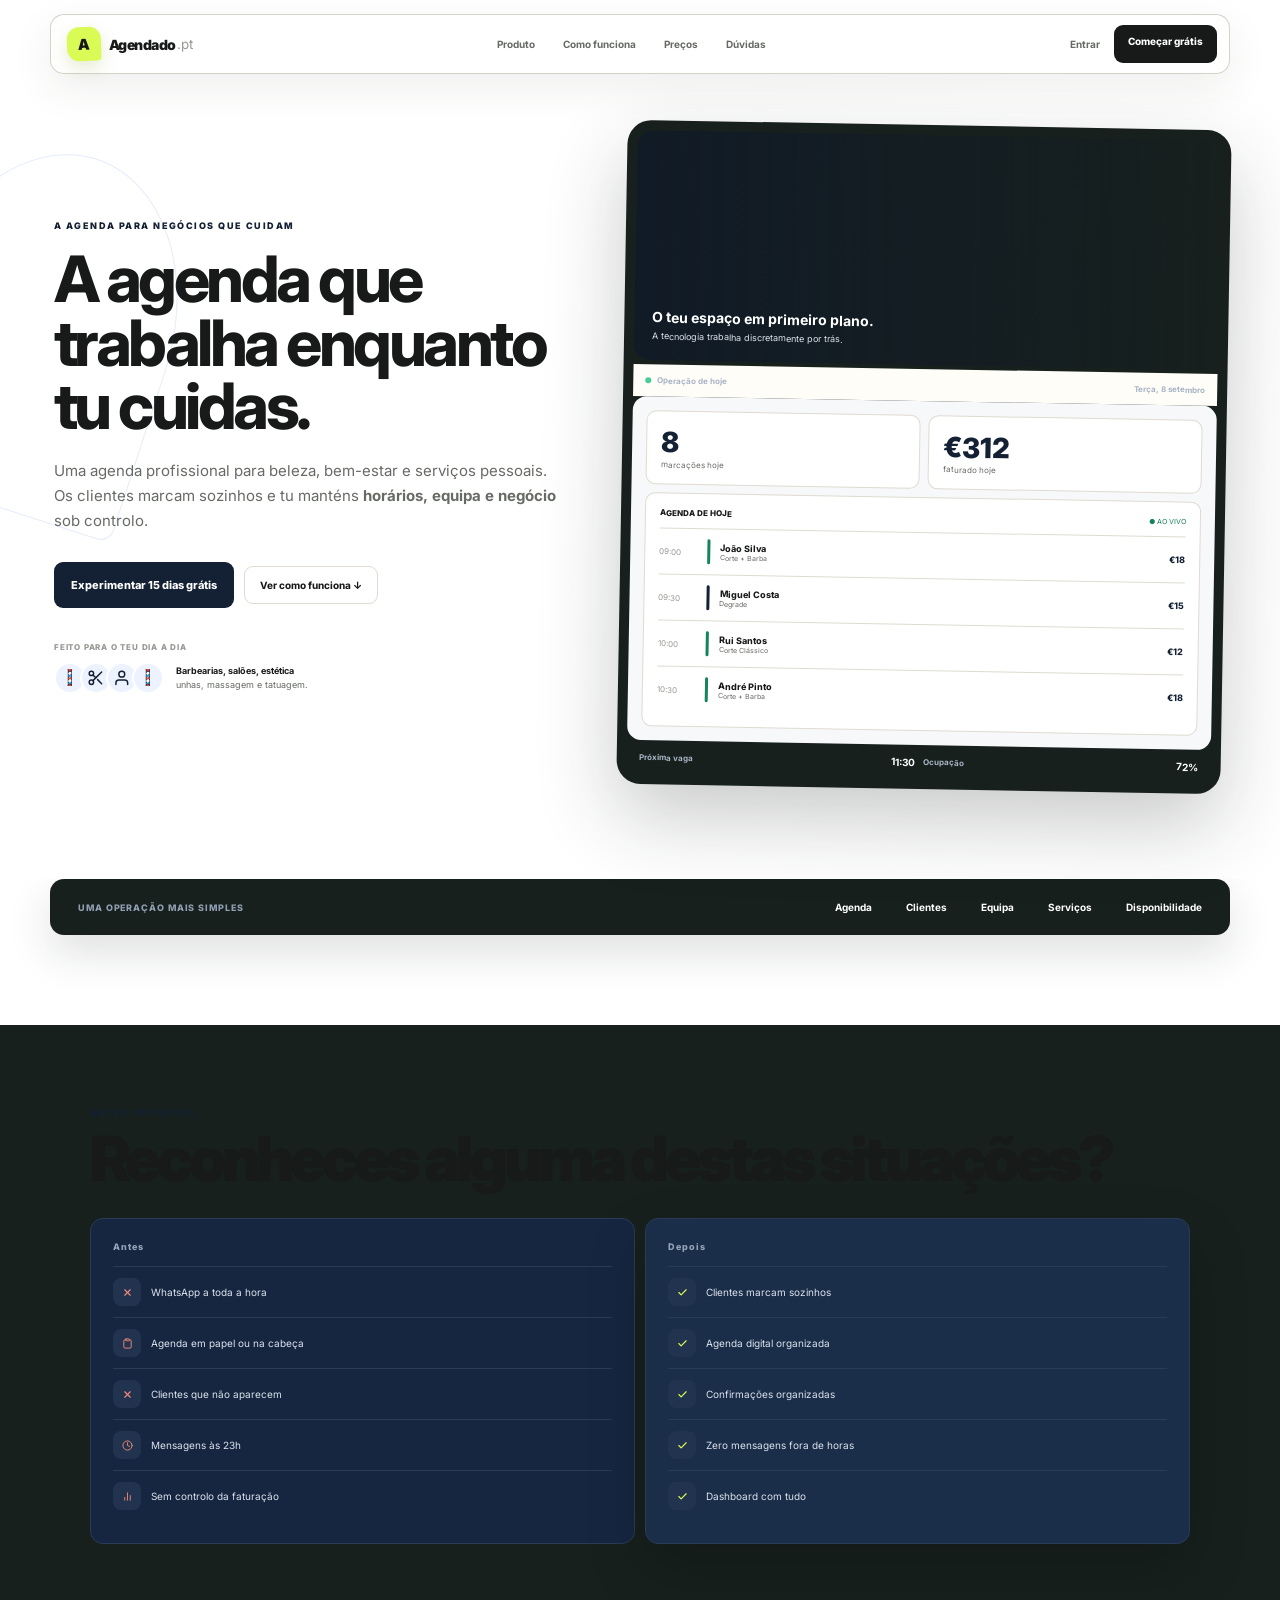
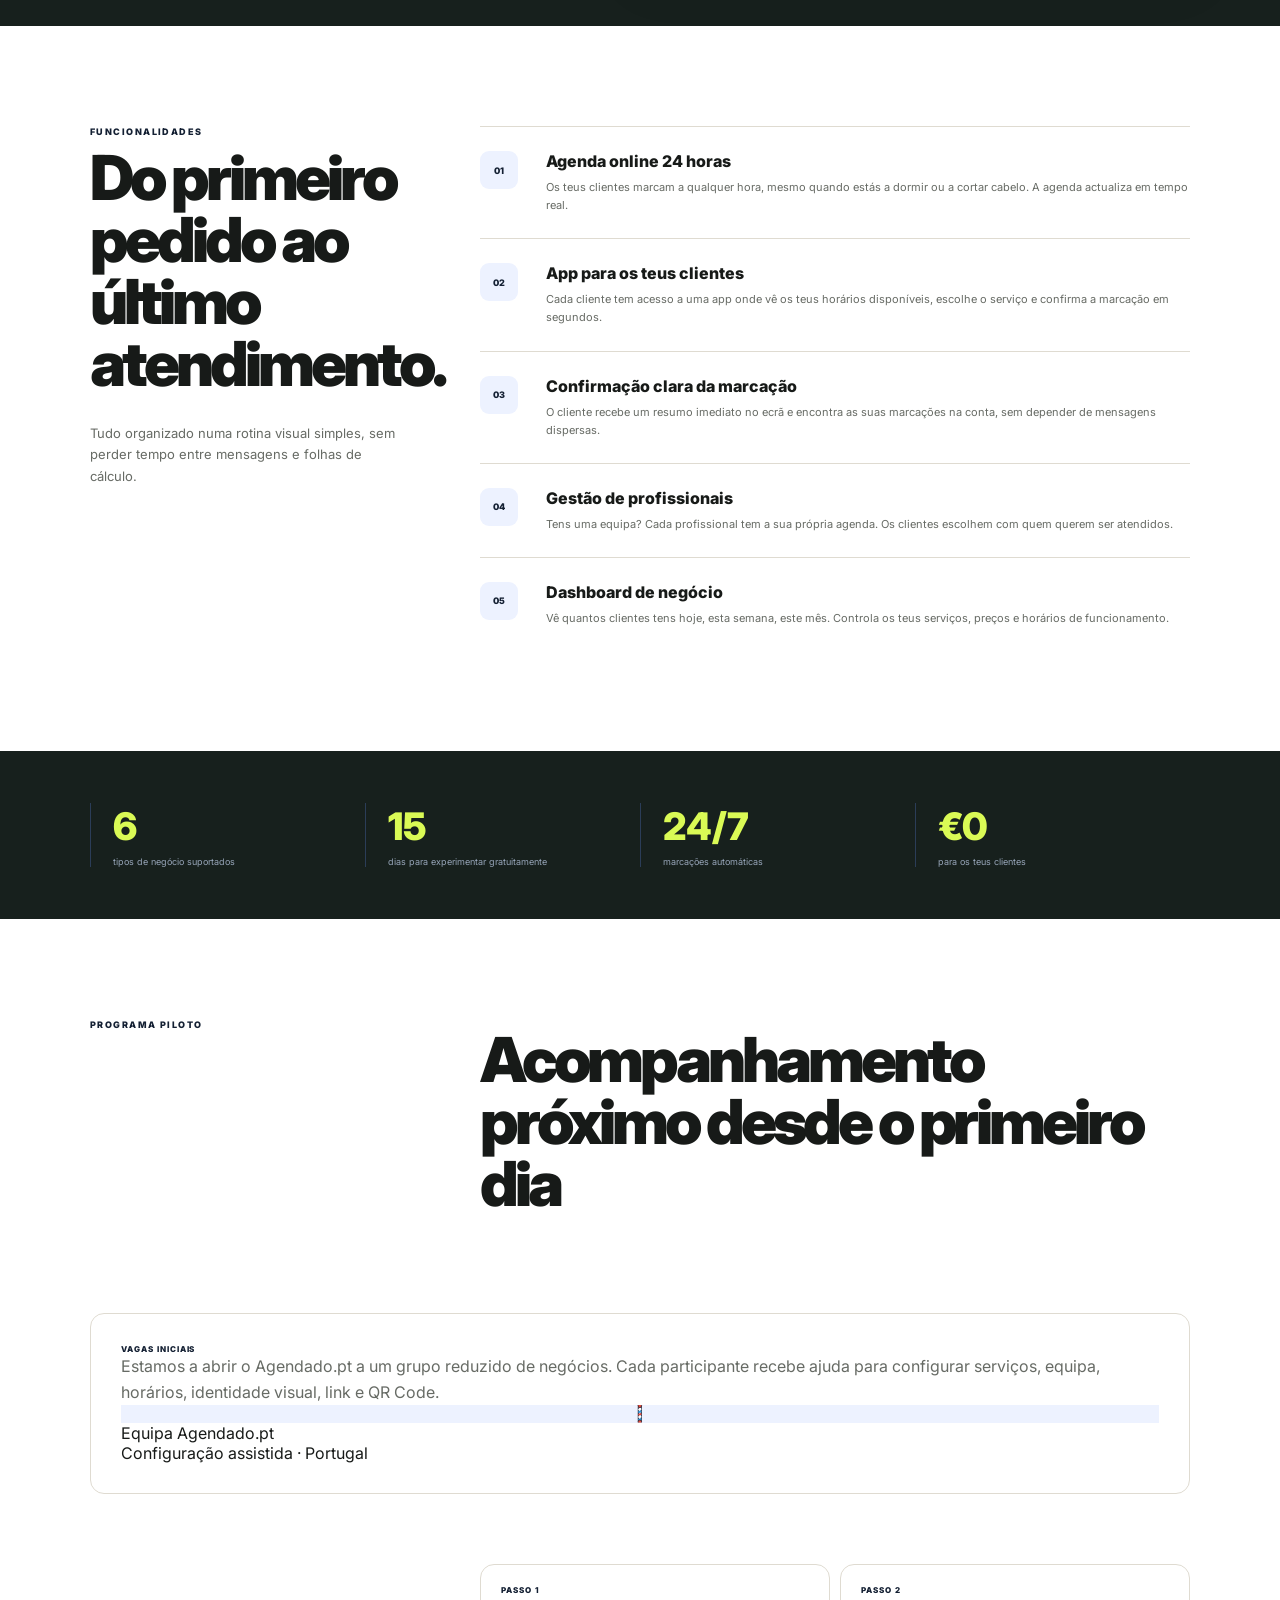
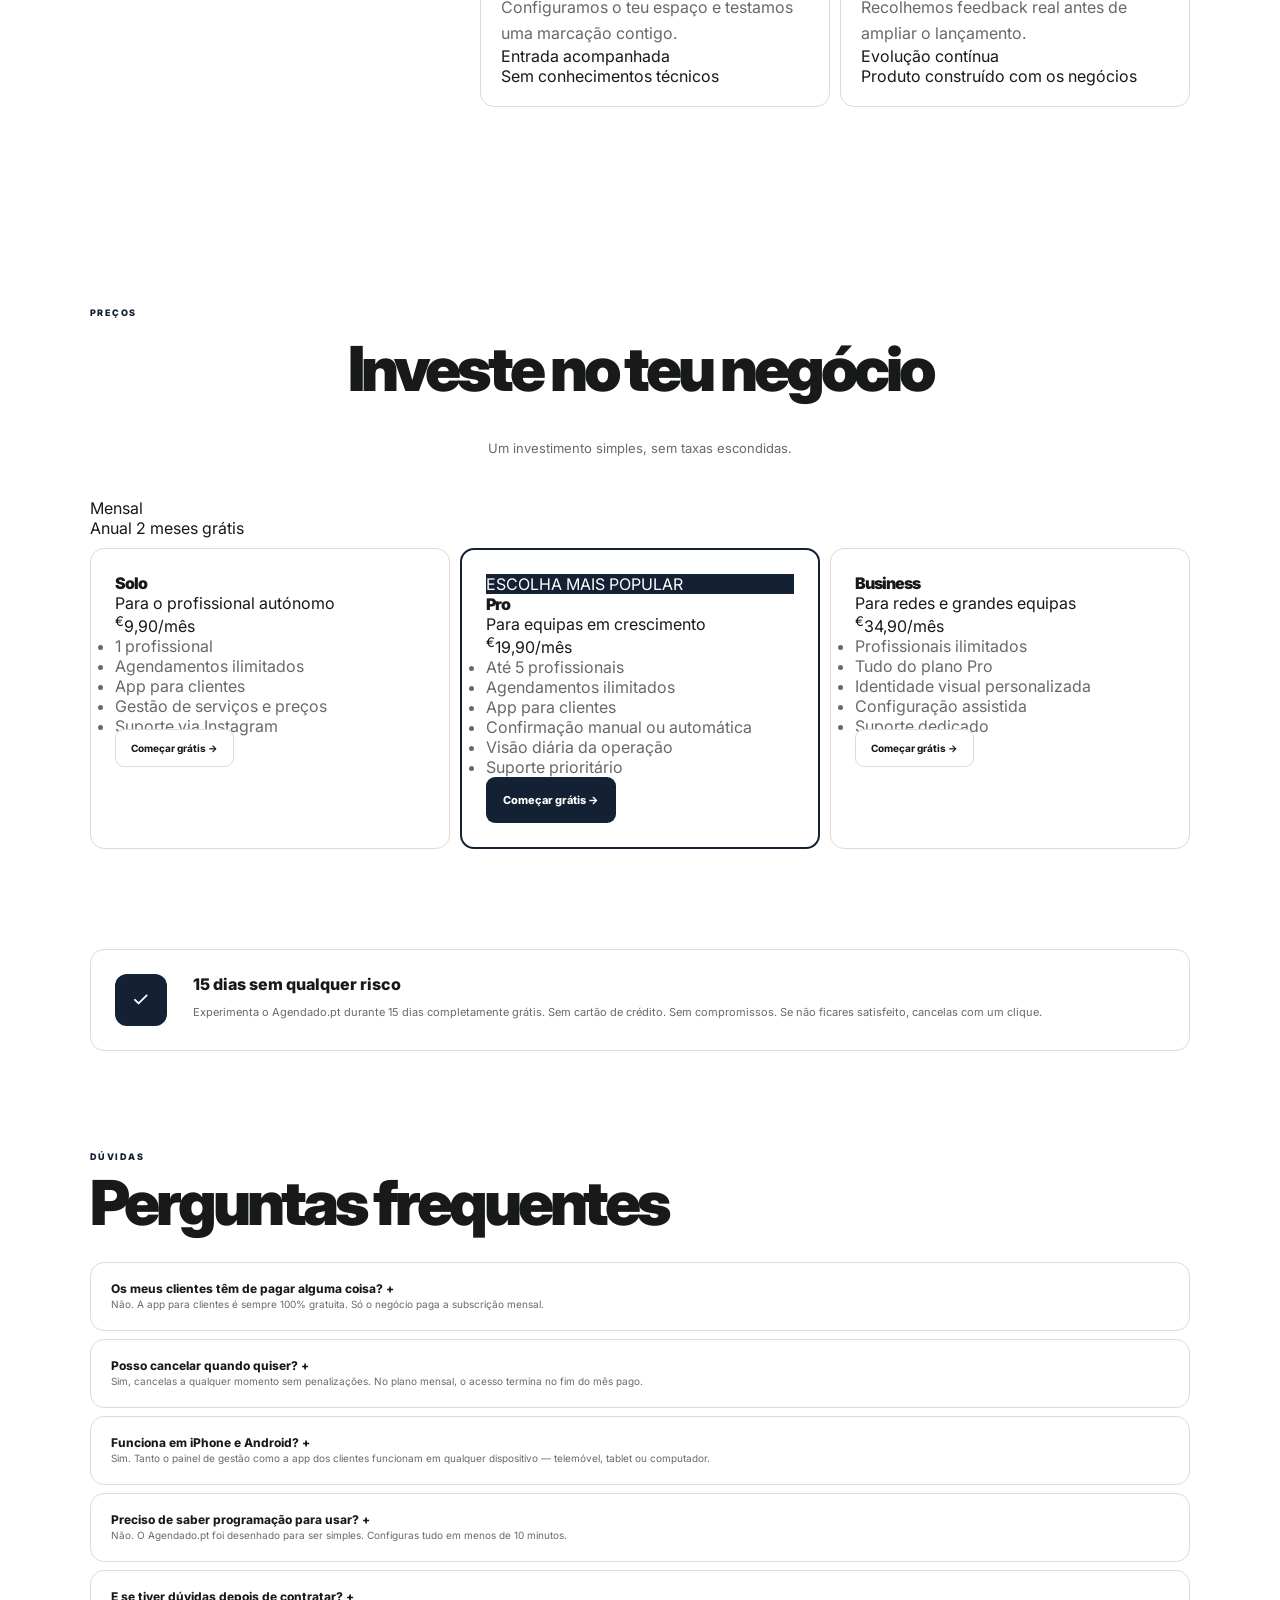
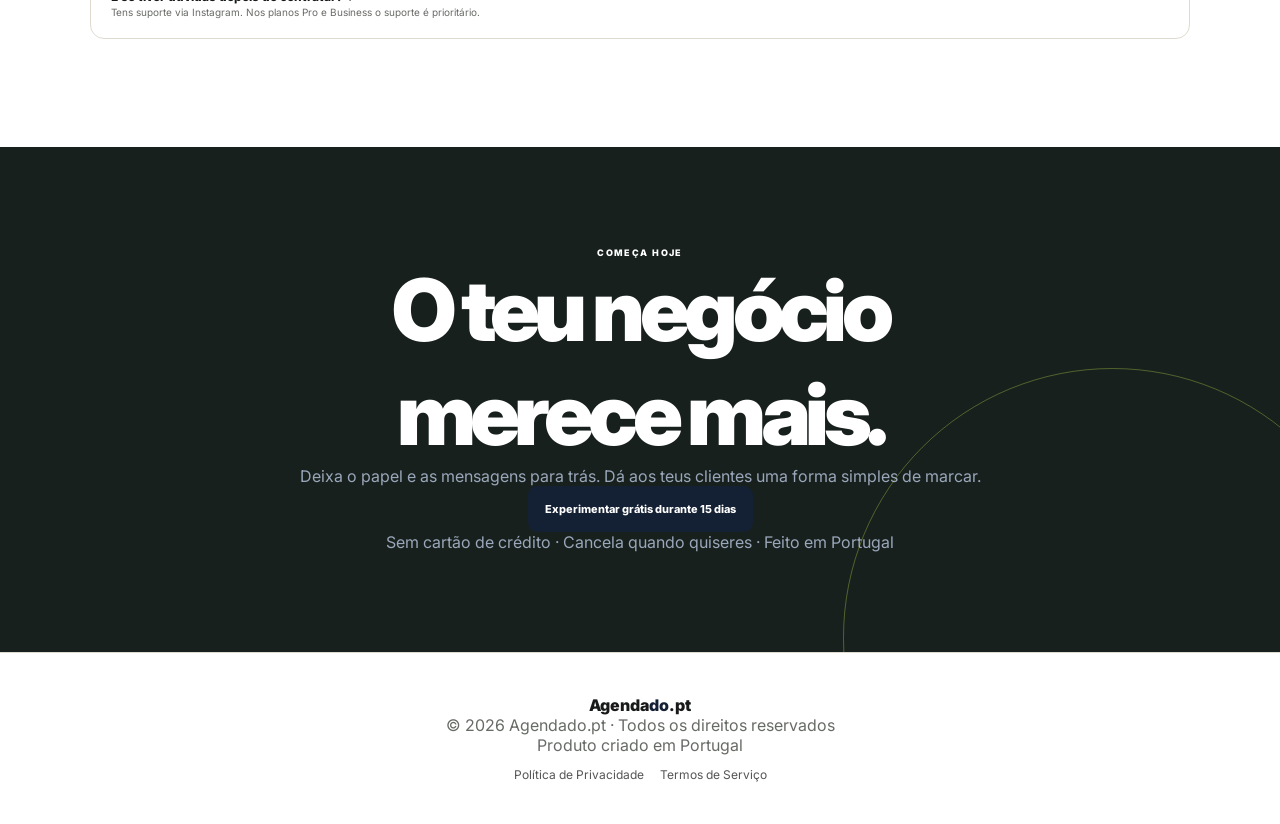
<file: index.html>
<!doctype html>
<html lang="pt">
  <head>
    <meta charset="UTF-8" />
    <meta name="viewport" content="width=device-width, initial-scale=1.0" />
    <title>Agendado.pt — Agenda simples para negócios que cuidam</title>
    <link
      href="https://fonts.googleapis.com/css2?family=Inter:wght@400;500;600;700;800;900&display=swap"
      rel="stylesheet"
    />
    <link rel="stylesheet" href="agendado-product.css?v=3" />
  </head>
  <body class="site-marketing">
    <!-- SVG ICONS SPRITE -->
    <svg xmlns="http://www.w3.org/2000/svg" style="display: none">
      <symbol
        id="ic-home"
        viewBox="0 0 24 24"
        fill="none"
        stroke="currentColor"
        stroke-width="2"
        stroke-linecap="round"
        stroke-linejoin="round"
      >
        <path d="M3 9l9-7 9 7v11a2 2 0 01-2 2H5a2 2 0 01-2-2z" />
        <polyline points="9 22 9 12 15 12 15 22" />
      </symbol>
      <symbol id="ic-search" viewBox="0 0 24 24">
        <circle
          cx="11"
          cy="11"
          r="8"
          fill="none"
          stroke="currentColor"
          stroke-width="2"
        />
        <path
          d="M21 21l-4.3-4.3"
          stroke="currentColor"
          stroke-width="2"
          stroke-linecap="round"
        />
      </symbol>
      <symbol
        id="ic-user"
        viewBox="0 0 24 24"
        fill="none"
        stroke="currentColor"
        stroke-width="2"
        stroke-linecap="round"
        stroke-linejoin="round"
      >
        <path d="M20 21v-2a4 4 0 00-4-4H8a4 4 0 00-4 4v2" />
        <circle cx="12" cy="7" r="4" />
      </symbol>
      <symbol
        id="ic-calendar"
        viewBox="0 0 24 24"
        fill="none"
        stroke="currentColor"
        stroke-width="2"
        stroke-linecap="round"
        stroke-linejoin="round"
      >
        <rect x="3" y="4" width="18" height="18" rx="2" ry="2" />
        <line x1="16" y1="2" x2="16" y2="6" />
        <line x1="8" y1="2" x2="8" y2="6" />
        <line x1="3" y1="10" x2="21" y2="10" />
      </symbol>
      <symbol
        id="ic-clipboard"
        viewBox="0 0 24 24"
        fill="none"
        stroke="currentColor"
        stroke-width="2"
        stroke-linecap="round"
        stroke-linejoin="round"
      >
        <path
          d="M16 4h2a2 2 0 012 2v14a2 2 0 01-2 2H6a2 2 0 01-2-2V6a2 2 0 012-2h2"
        />
        <rect x="8" y="2" width="8" height="4" rx="1" ry="1" />
      </symbol>
      <symbol
        id="ic-scissors"
        viewBox="0 0 24 24"
        fill="none"
        stroke="currentColor"
        stroke-width="2"
        stroke-linecap="round"
        stroke-linejoin="round"
      >
        <circle cx="6" cy="6" r="3" />
        <circle cx="6" cy="18" r="3" />
        <line x1="20" y1="4" x2="8.12" y2="15.88" />
        <line x1="14.47" y1="14.48" x2="20" y2="20" />
        <line x1="8.12" y1="8.12" x2="12" y2="12" />
      </symbol>
      <symbol
        id="ic-chart"
        viewBox="0 0 24 24"
        fill="none"
        stroke="currentColor"
        stroke-width="2"
        stroke-linecap="round"
        stroke-linejoin="round"
      >
        <line x1="18" y1="20" x2="18" y2="10" />
        <line x1="12" y1="20" x2="12" y2="4" />
        <line x1="6" y1="20" x2="6" y2="14" />
      </symbol>
      <symbol
        id="ic-menu"
        viewBox="0 0 24 24"
        fill="none"
        stroke="currentColor"
        stroke-width="2"
        stroke-linecap="round"
      >
        <line x1="3" y1="12" x2="21" y2="12" />
        <line x1="3" y1="6" x2="21" y2="6" />
        <line x1="3" y1="18" x2="21" y2="18" />
      </symbol>
      <symbol
        id="ic-gear"
        viewBox="0 0 24 24"
        fill="none"
        stroke="currentColor"
        stroke-width="2"
        stroke-linecap="round"
        stroke-linejoin="round"
      >
        <circle cx="12" cy="12" r="3" />
        <path
          d="M19.4 15a1.65 1.65 0 00.33 1.82l.06.06a2 2 0 010 2.83 2 2 0 01-2.83 0l-.06-.06a1.65 1.65 0 00-1.82-.33 1.65 1.65 0 00-1 1.51V21a2 2 0 01-4 0v-.09A1.65 1.65 0 009 19.4a1.65 1.65 0 00-1.82.33l-.06.06a2 2 0 01-2.83-2.83l.06-.06A1.65 1.65 0 004.68 15a1.65 1.65 0 00-1.51-1H3a2 2 0 010-4h.09A1.65 1.65 0 004.6 9a1.65 1.65 0 00-.33-1.82l-.06-.06a2 2 0 012.83-2.83l.06.06A1.65 1.65 0 009 4.68a1.65 1.65 0 001-1.51V3a2 2 0 014 0v.09a1.65 1.65 0 001 1.51 1.65 1.65 0 001.82-.33l.06-.06a2 2 0 012.83 2.83l-.06.06A1.65 1.65 0 0019.4 9a1.65 1.65 0 001.51 1H21a2 2 0 010 4h-.09a1.65 1.65 0 00-1.51 1z"
        />
      </symbol>
      <symbol
        id="ic-clock"
        viewBox="0 0 24 24"
        fill="none"
        stroke="currentColor"
        stroke-width="2"
        stroke-linecap="round"
        stroke-linejoin="round"
      >
        <circle cx="12" cy="12" r="10" />
        <polyline points="12 6 12 12 16 14" />
      </symbol>
      <symbol
        id="ic-users"
        viewBox="0 0 24 24"
        fill="none"
        stroke="currentColor"
        stroke-width="2"
        stroke-linecap="round"
        stroke-linejoin="round"
      >
        <path d="M17 21v-2a4 4 0 00-4-4H5a4 4 0 00-4 4v2" />
        <circle cx="9" cy="7" r="4" />
        <path d="M23 21v-2a4 4 0 00-3-3.87" />
        <path d="M16 3.13a4 4 0 010 7.75" />
      </symbol>
      <symbol
        id="ic-phone"
        viewBox="0 0 24 24"
        fill="none"
        stroke="currentColor"
        stroke-width="2"
        stroke-linecap="round"
        stroke-linejoin="round"
      >
        <path
          d="M22 16.92v3a2 2 0 01-2.18 2 19.79 19.79 0 01-8.63-3.07 19.5 19.5 0 01-6-6 19.79 19.79 0 01-3.07-8.67A2 2 0 014.11 2h3a2 2 0 012 1.72 12.84 12.84 0 00.7 2.81 2 2 0 01-.45 2.11L8.09 9.91a16 16 0 006 6l1.27-1.27a2 2 0 012.11-.45 12.84 12.84 0 002.81.7A2 2 0 0122 16.92z"
        />
      </symbol>
      <symbol
        id="ic-check"
        viewBox="0 0 24 24"
        fill="none"
        stroke="currentColor"
        stroke-width="2.5"
        stroke-linecap="round"
        stroke-linejoin="round"
      >
        <polyline points="20 6 9 17 4 12" />
      </symbol>
      <symbol
        id="ic-x"
        viewBox="0 0 24 24"
        fill="none"
        stroke="currentColor"
        stroke-width="2.5"
        stroke-linecap="round"
      >
        <line x1="18" y1="6" x2="6" y2="18" />
        <line x1="6" y1="6" x2="18" y2="18" />
      </symbol>
      <symbol
        id="ic-arrow-left"
        viewBox="0 0 24 24"
        fill="none"
        stroke="currentColor"
        stroke-width="2"
        stroke-linecap="round"
        stroke-linejoin="round"
      >
        <line x1="19" y1="12" x2="5" y2="12" />
        <polyline points="12 19 5 12 12 5" />
      </symbol>
      <symbol
        id="ic-plus"
        viewBox="0 0 24 24"
        fill="none"
        stroke="currentColor"
        stroke-width="2.5"
        stroke-linecap="round"
      >
        <line x1="12" y1="5" x2="12" y2="19" />
        <line x1="5" y1="12" x2="19" y2="12" />
      </symbol>
      <symbol
        id="ic-camera"
        viewBox="0 0 24 24"
        fill="none"
        stroke="currentColor"
        stroke-width="2"
        stroke-linecap="round"
        stroke-linejoin="round"
      >
        <path
          d="M23 19a2 2 0 01-2 2H3a2 2 0 01-2-2V8a2 2 0 012-2h4l2-3h6l2 3h4a2 2 0 012 2z"
        />
        <circle cx="12" cy="13" r="4" />
      </symbol>
      <symbol
        id="ic-map-pin"
        viewBox="0 0 24 24"
        fill="none"
        stroke="currentColor"
        stroke-width="2"
        stroke-linecap="round"
        stroke-linejoin="round"
      >
        <path d="M21 10c0 7-9 13-9 13s-9-6-9-13a9 9 0 0118 0z" />
        <circle cx="12" cy="10" r="3" />
      </symbol>
      <symbol
        id="ic-link"
        viewBox="0 0 24 24"
        fill="none"
        stroke="currentColor"
        stroke-width="2"
        stroke-linecap="round"
        stroke-linejoin="round"
      >
        <path d="M10 13a5 5 0 007.54.54l3-3a5 5 0 00-7.07-7.07l-1.72 1.71" />
        <path d="M14 11a5 5 0 00-7.54-.54l-3 3a5 5 0 007.07 7.07l1.71-1.71" />
      </symbol>
      <symbol
        id="ic-trash"
        viewBox="0 0 24 24"
        fill="none"
        stroke="currentColor"
        stroke-width="2"
        stroke-linecap="round"
        stroke-linejoin="round"
      >
        <polyline points="3 6 5 6 21 6" />
        <path
          d="M19 6v14a2 2 0 01-2 2H7a2 2 0 01-2-2V6m3 0V4a2 2 0 012-2h4a2 2 0 012 2v2"
        />
      </symbol>
      <symbol
        id="ic-shuffle"
        viewBox="0 0 24 24"
        fill="none"
        stroke="currentColor"
        stroke-width="2"
        stroke-linecap="round"
        stroke-linejoin="round"
      >
        <polyline points="16 3 21 3 21 8" />
        <line x1="4" y1="20" x2="21" y2="3" />
        <polyline points="21 16 21 21 16 21" />
        <line x1="15" y1="15" x2="21" y2="21" />
        <line x1="4" y1="4" x2="9" y2="9" />
      </symbol>
      <symbol id="ic-barber" viewBox="0 0 24 24" fill="none">
        <rect
          x="10"
          y="1"
          width="4"
          height="22"
          rx="2"
          stroke="currentColor"
          stroke-width="1.5"
        />
        <line
          x1="10"
          y1="3"
          x2="14"
          y2="1.5"
          stroke="#e74c3c"
          stroke-width="2.5"
        />
        <line
          x1="10"
          y1="6.5"
          x2="14"
          y2="5"
          stroke="#fff"
          stroke-width="2.5"
        />
        <line
          x1="10"
          y1="10"
          x2="14"
          y2="8.5"
          stroke="#3498db"
          stroke-width="2.5"
        />
        <line
          x1="10"
          y1="13.5"
          x2="14"
          y2="12"
          stroke="#e74c3c"
          stroke-width="2.5"
        />
        <line
          x1="10"
          y1="17"
          x2="14"
          y2="15.5"
          stroke="#fff"
          stroke-width="2.5"
        />
        <line
          x1="10"
          y1="20.5"
          x2="14"
          y2="19"
          stroke="#3498db"
          stroke-width="2.5"
        />
        <circle cx="12" cy="1" r="2.5" fill="#e74c3c" />
        <circle cx="12" cy="23" r="2.5" fill="#e74c3c" />
      </symbol>
    </svg>

    <div
      id="offline_banner"
      class="msg_erro"
      style="
        position: fixed;
        top: 0;
        left: 0;
        right: 0;
        z-index: 9999;
        display: none;
        text-align: center;
        border-radius: 0;
        margin: 0;
        padding: 8px;
      "
    >
      Sem ligação à internet
    </div>

    <nav id="nav">
      <a class="nav_logo" href="index.html"
        ><span class="brand_symbol">A</span><strong>Agendado</strong
        ><small>.pt</small></a
      >
      <div class="nav_links">
        <a href="#produto">Produto</a><a href="#como-funciona">Como funciona</a
        ><a href="#precos">Preços</a><a href="#faq">Dúvidas</a>
      </div>
      <div class="nav_actions">
        <a href="painel.html" class="nav_login">Entrar</a
        ><a href="painel.html?registar=1" class="nav_btn">Começar grátis</a>
      </div>
    </nav>

    <!-- HERO -->
    <section class="hero">
      <div class="hero_bg"></div>
      <div class="hero_copy">
        <div class="hero_linha">A agenda para negócios que cuidam</div>
        <h1 class="hero_h1">A agenda que trabalha enquanto tu cuidas.</h1>
        <p class="hero_desc">
          Uma agenda profissional para beleza, bem-estar e serviços pessoais. Os
          clientes marcam sozinhos e tu manténs
          <strong>horários, equipa e negócio</strong> sob controlo.
        </p>
        <div class="hero_ctas">
          <a href="painel.html?registar=1" class="cta_main">Experimentar 15 dias grátis</a>
          <a href="#como-funciona" class="cta_sec">Ver como funciona ↓</a>
        </div>
        <div class="hero_prova">
          <div class="prova_label">Feito para o teu dia a dia</div>
          <div class="prova_avatares">
            <div class="avatares">
              <div class="avatar">
                <svg class="ic" width="1.2em" height="1.2em">
                  <use href="#ic-barber" />
                </svg>
              </div>
              <div class="avatar">
                <svg class="ic" width="1.2em" height="1.2em">
                  <use href="#ic-scissors" />
                </svg>
              </div>
              <div class="avatar">
                <svg class="ic" width="1.2em" height="1.2em">
                  <use href="#ic-user" />
                </svg>
              </div>
              <div class="avatar">
                <svg class="ic" width="1.2em" height="1.2em">
                  <use href="#ic-barber" />
                </svg>
              </div>
            </div>
            <div class="prova_txt">
              <strong>Barbearias, salões, estética</strong><br />unhas, massagem
              e tatuagem.
            </div>
          </div>
        </div>
      </div>

      <div class="hero_product reveal-scale">
        <div class="hero_photo" role="img" aria-label="Profissional atendendo uma cliente num salão moderno">
          <span><strong>O teu espaço em primeiro plano.</strong><small>A tecnologia trabalha discretamente por trás.</small></span>
        </div>
        <div class="product_bar">
          <span><i></i>Operação de hoje</span><span>Terça, 8 setembro</span>
        </div>
        <div class="hero_visual">
          <div class="stat_cards">
            <div class="stat_card">
              <div class="stat_num">8</div>
              <div class="stat_lbl">marcações hoje</div>
            </div>
            <div class="stat_card">
              <div class="stat_num">€312</div>
              <div class="stat_lbl">faturado hoje</div>
            </div>
          </div>
          <div class="agenda_preview">
            <div class="agenda_header">
              <div class="agenda_titulo">AGENDA DE HOJE</div>
              <div class="agenda_badge">● AO VIVO</div>
            </div>
            <div class="slot">
              <div class="slot_hora">09:00</div>
              <div class="slot_bar" style="background: var(--green)"></div>
              <div class="slot_info">
                <div class="slot_nome">João Silva</div>
                <div class="slot_srv">Corte + Barba</div>
              </div>
              <div class="slot_valor">€18</div>
            </div>
            <div class="slot">
              <div class="slot_hora">09:30</div>
              <div class="slot_bar" style="background: var(--gold)"></div>
              <div class="slot_info">
                <div class="slot_nome">Miguel Costa</div>
                <div class="slot_srv">Degrade</div>
              </div>
              <div class="slot_valor">€15</div>
            </div>
            <div class="slot">
              <div class="slot_hora">10:00</div>
              <div class="slot_bar" style="background: var(--green)"></div>
              <div class="slot_info">
                <div class="slot_nome">Rui Santos</div>
                <div class="slot_srv">Corte Clássico</div>
              </div>
              <div class="slot_valor">€12</div>
            </div>
            <div class="slot">
              <div class="slot_hora">10:30</div>
              <div class="slot_bar" style="background: var(--green)"></div>
              <div class="slot_info">
                <div class="slot_nome">André Pinto</div>
                <div class="slot_srv">Corte + Barba</div>
              </div>
              <div class="slot_valor">€18</div>
            </div>
          </div>
        </div>
        <div class="product_footer">
          <span>Próxima vaga</span><strong>11:30</strong><span>Ocupação</span
          ><strong>72%</strong>
        </div>
      </div>
    </section>

    <section class="product_strip" id="produto">
      <span>Uma operação mais simples</span>
      <div>
        <strong>Agenda</strong><strong>Clientes</strong><strong>Equipa</strong
        ><strong>Serviços</strong><strong>Disponibilidade</strong>
      </div>
    </section>

    <!-- CONTRASTE -->
    <div class="contraste reveal">
      <div class="contraste_inner">
        <div class="sec_eyebrow">Antes vs Depois</div>
        <h2 class="sec_h2">Reconheces alguma destas situações?</h2>
        <div class="contraste_grid">
          <div class="contraste_lado antes">
            <div class="contraste_label">Antes</div>
            <div class="contraste_item">
              <span
                ><svg class="ic" width="1.1em" height="1.1em">
                  <use href="#ic-x" /></svg></span
              >WhatsApp a toda a hora
            </div>
            <div class="contraste_item">
              <span
                ><svg class="ic" width="1.1em" height="1.1em">
                  <use href="#ic-clipboard" /></svg></span
              >Agenda em papel ou na cabeça
            </div>
            <div class="contraste_item">
              <span
                ><svg class="ic" width="1.1em" height="1.1em">
                  <use href="#ic-x" /></svg></span
              >Clientes que não aparecem
            </div>
            <div class="contraste_item">
              <span
                ><svg class="ic" width="1.1em" height="1.1em">
                  <use href="#ic-clock" /></svg></span
              >Mensagens às 23h
            </div>
            <div class="contraste_item">
              <span
                ><svg class="ic" width="1.1em" height="1.1em">
                  <use href="#ic-chart" /></svg></span
              >Sem controlo da faturação
            </div>
          </div>
          <div class="contraste_lado depois">
            <div class="contraste_label">Depois</div>
            <div class="contraste_item">
              <span
                ><svg class="ic" width="1.1em" height="1.1em">
                  <use href="#ic-check" /></svg></span
              >Clientes marcam sozinhos
            </div>
            <div class="contraste_item">
              <span
                ><svg class="ic" width="1.1em" height="1.1em">
                  <use href="#ic-check" /></svg></span
              >Agenda digital organizada
            </div>
            <div class="contraste_item">
              <span
                ><svg class="ic" width="1.1em" height="1.1em">
                  <use href="#ic-check" /></svg></span
              >Confirmações organizadas
            </div>
            <div class="contraste_item">
              <span
                ><svg class="ic" width="1.1em" height="1.1em">
                  <use href="#ic-check" /></svg></span
              >Zero mensagens fora de horas
            </div>
            <div class="contraste_item">
              <span
                ><svg class="ic" width="1.1em" height="1.1em">
                  <use href="#ic-check" /></svg></span
              >Dashboard com tudo
            </div>
          </div>
        </div>
      </div>
    </div>

    <!-- FEATURES -->
    <section class="sec" id="como-funciona">
      <div class="feature_intro">
        <div class="sec_eyebrow">Funcionalidades</div>
        <h2 class="sec_h2">Do primeiro pedido ao último atendimento.</h2>
        <p class="sec_sub">
          Tudo organizado numa rotina visual simples, sem perder tempo entre
          mensagens e folhas de cálculo.
        </p>
      </div>
      <div class="features_lista reveal-left">
        <div class="feat">
          <div class="feat_num">01</div>
          <div>
            <div class="feat_titulo">Agenda online 24 horas</div>
            <div class="feat_desc">
              Os teus clientes marcam a qualquer hora, mesmo quando estás a
              dormir ou a cortar cabelo. A agenda actualiza em tempo real.
            </div>
          </div>
        </div>
        <div class="feat">
          <div class="feat_num">02</div>
          <div>
            <div class="feat_titulo">App para os teus clientes</div>
            <div class="feat_desc">
              Cada cliente tem acesso a uma app onde vê os teus horários
              disponíveis, escolhe o serviço e confirma a marcação em segundos.
            </div>
          </div>
        </div>
        <div class="feat">
          <div class="feat_num">03</div>
          <div>
            <div class="feat_titulo">Confirmação clara da marcação</div>
            <div class="feat_desc">
              O cliente recebe um resumo imediato no ecrã e encontra as suas
              marcações na conta, sem depender de mensagens dispersas.
            </div>
          </div>
        </div>
        <div class="feat">
          <div class="feat_num">04</div>
          <div>
            <div class="feat_titulo">Gestão de profissionais</div>
            <div class="feat_desc">
              Tens uma equipa? Cada profissional tem a sua própria agenda. Os
              clientes escolhem com quem querem ser atendidos.
            </div>
          </div>
        </div>
        <div class="feat">
          <div class="feat_num">05</div>
          <div>
            <div class="feat_titulo">Dashboard de negócio</div>
            <div class="feat_desc">
              Vê quantos clientes tens hoje, esta semana, este mês. Controla os
              teus serviços, preços e horários de funcionamento.
            </div>
          </div>
        </div>
      </div>
    </section>

    <!-- NUMEROS -->
    <section class="nums reveal-scale">
      <div class="nums_grid">
        <div class="num_item">
          <div class="num_val">6</div>
          <div class="num_lbl">tipos de negócio suportados</div>
        </div>
        <div class="num_item">
          <div class="num_val">15</div>
          <div class="num_lbl">dias para experimentar gratuitamente</div>
        </div>
        <div class="num_item">
          <div class="num_val">24/7</div>
          <div class="num_lbl">marcações automáticas</div>
        </div>
        <div class="num_item">
          <div class="num_val">€0</div>
          <div class="num_lbl">para os teus clientes</div>
        </div>
      </div>
    </section>

    <!-- PROGRAMA PILOTO -->
    <section class="sec reveal">
      <div class="sec_eyebrow">Programa piloto</div>
      <h2 class="sec_h2">Acompanhamento próximo desde o primeiro dia</h2>
      <div class="dep_grande">
        <div class="dep_estrelas">VAGAS INICIAIS</div>
        <div class="dep_texto">
          Estamos a abrir o Agendado.pt a um grupo reduzido de negócios. Cada
          participante recebe ajuda para configurar serviços, equipa, horários,
          identidade visual, link e QR Code.
        </div>
        <div class="dep_autor">
          <div class="dep_foto">
            <svg class="ic" width="1.2em" height="1.2em">
              <use href="#ic-barber" />
            </svg>
          </div>
          <div>
            <div class="dep_nome">Equipa Agendado.pt</div>
            <div class="dep_cargo">Configuração assistida · Portugal</div>
          </div>
        </div>
      </div>
      <div class="deps_pequenos">
        <div class="dep_small">
          <div class="dep_small_stars">PASSO 1</div>
          <div class="dep_small_txt">
            Configuramos o teu espaço e testamos uma marcação contigo.
          </div>
          <div class="dep_small_autor">Entrada acompanhada</div>
          <div class="dep_small_local">Sem conhecimentos técnicos</div>
        </div>
        <div class="dep_small">
          <div class="dep_small_stars">PASSO 2</div>
          <div class="dep_small_txt">
            Recolhemos feedback real antes de ampliar o lançamento.
          </div>
          <div class="dep_small_autor">Evolução contínua</div>
          <div class="dep_small_local">Produto construído com os negócios</div>
        </div>
      </div>
    </section>

    <!-- PRECOS -->
    <section class="precos reveal" id="precos">
      <div class="sec_eyebrow">Preços</div>
      <h2 class="sec_h2" style="text-align: center">Investe no teu negócio</h2>
      <p class="sec_sub" style="text-align: center; margin-bottom: 28px">
        Um investimento simples, sem taxas escondidas.
      </p>
      <div class="toggle_wrap">
        <span class="toggle_lbl on" id="lm">Mensal</span>
        <div class="toggle_sw" id="tsw" onclick="trocar()"></div>
        <span class="toggle_lbl" id="la">Anual</span>
        <span class="badge_desc">2 meses grátis</span>
      </div>
      <div class="p_card">
        <div class="p_nome">Solo</div>
        <div class="p_desc">Para o profissional autónomo</div>
        <div class="p_preco" id="pp_solo">
          <sup>€</sup>9<span>,90/mês</span>
        </div>
        <div class="p_save" id="ps_solo"></div>
        <ul class="p_feats">
          <li>1 profissional</li>
          <li>Agendamentos ilimitados</li>
          <li>App para clientes</li>
          <li>Gestão de serviços e preços</li>
          <li>Suporte via Instagram</li>
        </ul>
        <a href="painel.html?registar=1&amp;plano=solo" class="p_btn p_btn_out">Começar grátis →</a>
      </div>
      <div class="p_card star">
        <div class="p_star_tag">ESCOLHA MAIS POPULAR</div>
        <div class="p_nome">Pro</div>
        <div class="p_desc">Para equipas em crescimento</div>
        <div class="p_preco" id="pp_pro">
          <sup>€</sup>19<span>,90/mês</span>
        </div>
        <div class="p_save" id="ps_pro"></div>
        <ul class="p_feats">
          <li>Até 5 profissionais</li>
          <li>Agendamentos ilimitados</li>
          <li>App para clientes</li>
          <li>Confirmação manual ou automática</li>
          <li>Visão diária da operação</li>
          <li>Suporte prioritário</li>
        </ul>
        <a href="painel.html?registar=1&amp;plano=pro" class="p_btn p_btn_gold">Começar grátis →</a>
      </div>
      <div class="p_card">
        <div class="p_nome">Business</div>
        <div class="p_desc">Para redes e grandes equipas</div>
        <div class="p_preco" id="pp_bus">
          <sup>€</sup>34<span>,90/mês</span>
        </div>
        <div class="p_save" id="ps_bus"></div>
        <ul class="p_feats">
          <li>Profissionais ilimitados</li>
          <li>Tudo do plano Pro</li>
          <li>Identidade visual personalizada</li>
          <li>Configuração assistida</li>
          <li>Suporte dedicado</li>
        </ul>
        <a href="painel.html?registar=1&amp;plano=business" class="p_btn p_btn_out">Começar grátis →</a>
      </div>
    </section>

    <!-- GARANTIA -->
    <div class="garantia reveal">
      <div class="g_ico">
        <svg class="ic" width="1.2em" height="1.2em">
          <use href="#ic-check" />
        </svg>
      </div>
      <div class="g_titulo">15 dias sem qualquer risco</div>
      <div class="g_txt">
        Experimenta o Agendado.pt durante 15 dias completamente grátis. Sem
        cartão de crédito. Sem compromissos. Se não ficares satisfeito, cancelas
        com um clique.
      </div>
    </div>

    <!-- FAQ -->
    <section class="faq reveal" id="faq">
      <div class="sec_eyebrow">Dúvidas</div>
      <h2 class="sec_h2" style="margin-bottom: 28px">Perguntas frequentes</h2>
      <div class="faq_item" onclick="this.classList.toggle('open')">
        <div class="faq_q">
          Os meus clientes têm de pagar alguma coisa?
          <span class="faq_ico">+</span>
        </div>
        <div class="faq_a">
          Não. A app para clientes é sempre 100% gratuita. Só o negócio paga a
          subscrição mensal.
        </div>
      </div>
      <div class="faq_item" onclick="this.classList.toggle('open')">
        <div class="faq_q">
          Posso cancelar quando quiser? <span class="faq_ico">+</span>
        </div>
        <div class="faq_a">
          Sim, cancelas a qualquer momento sem penalizações. No plano mensal, o
          acesso termina no fim do mês pago.
        </div>
      </div>
      <div class="faq_item" onclick="this.classList.toggle('open')">
        <div class="faq_q">
          Funciona em iPhone e Android? <span class="faq_ico">+</span>
        </div>
        <div class="faq_a">
          Sim. Tanto o painel de gestão como a app dos clientes funcionam em
          qualquer dispositivo — telemóvel, tablet ou computador.
        </div>
      </div>
      <div class="faq_item" onclick="this.classList.toggle('open')">
        <div class="faq_q">
          Preciso de saber programação para usar? <span class="faq_ico">+</span>
        </div>
        <div class="faq_a">
          Não. O Agendado.pt foi desenhado para ser simples. Configuras tudo em
          menos de 10 minutos.
        </div>
      </div>
      <div class="faq_item" onclick="this.classList.toggle('open')">
        <div class="faq_q">
          E se tiver dúvidas depois de contratar? <span class="faq_ico">+</span>
        </div>
        <div class="faq_a">
          Tens suporte via Instagram. Nos planos Pro e Business o suporte é
          prioritário.
        </div>
      </div>
    </section>

    <!-- CTA FINAL -->
    <section class="cta_final reveal">
      <div class="cta_eyebrow">Começa hoje</div>
      <h2 class="cta_h2">O teu negócio<br />merece mais.</h2>
      <p class="cta_sub">
        Deixa o papel e as mensagens para trás. Dá aos teus clientes uma forma
        simples de marcar.
      </p>
      <a href="painel.html?registar=1" class="cta_main_btn"
        >Experimentar grátis durante 15 dias</a
      >
      <div class="cta_nota">
        Sem cartão de crédito · Cancela quando quiseres · Feito em Portugal
      </div>
    </section>

    <footer>
      <div class="f_logo">Agenda<span>do</span>.pt</div>
      <div class="f_txt">
        © 2026 Agendado.pt · Todos os direitos reservados<br />Produto criado em
        Portugal
      </div>
      <div
        style="
          margin-top: 12px;
          display: flex;
          gap: 16px;
          justify-content: center;
          flex-wrap: wrap;
        "
      >
        <a
          href="privacidade.html"
          style="color: #555; font-size: 12px; text-decoration: none"
          >Política de Privacidade</a
        ><a
          href="termos.html"
          style="color: #555; font-size: 12px; text-decoration: none"
          >Termos de Serviço</a
        >
      </div>
    </footer>

    <script src="config.js"></script>
    <script>
      // Nav scroll
      window.addEventListener("scroll", () => {
        var nav = document.getElementById("nav");
        nav.classList.toggle("scrolled", window.scrollY > 50);
      });

      // Reveal on scroll
      var obs = new IntersectionObserver(
        function (entries) {
          entries.forEach(function (e) {
            if (e.isIntersecting) e.target.classList.add("visible");
          });
        },
        { threshold: 0.1 },
      );
      document
        .querySelectorAll(".reveal,.reveal-left,.reveal-right,.reveal-scale")
        .forEach(function (el) {
          obs.observe(el);
        });

      // Parallax hero
      window.addEventListener("scroll", function () {
        var bg = document.querySelector(".hero_bg");
        if (bg)
          bg.style.transform = "translateY(" + window.scrollY * 0.3 + "px)";
      });

      // Toggle precos
      let modo = "mensal";
      function trocar() {
        modo = modo === "mensal" ? "anual" : "mensal";
        const a = modo === "anual";
        document.getElementById("tsw").classList.toggle("anual", a);
        document.getElementById("lm").classList.toggle("on", !a);
        document.getElementById("la").classList.toggle("on", a);
        document.getElementById("pp_solo").innerHTML = a
          ? "<sup>€</sup>79<span>/ano</span>"
          : "<sup>€</sup>9<span>,90/mês</span>";
        document.getElementById("pp_pro").innerHTML = a
          ? "<sup>€</sup>159<span>/ano</span>"
          : "<sup>€</sup>19<span>,90/mês</span>";
        document.getElementById("pp_bus").innerHTML = a
          ? "<sup>€</sup>279<span>/ano</span>"
          : "<sup>€</sup>34<span>,90/mês</span>";
        document.getElementById("ps_solo").textContent = a
          ? "Poupa €39,80/ano"
          : "";
        document.getElementById("ps_pro").textContent = a
          ? "Poupa €79,80/ano"
          : "";
        document.getElementById("ps_bus").textContent = a
          ? "Poupa €139,80/ano"
          : "";
      }
    </script>
    <script>
      if ("serviceWorker" in navigator) {
        window.addEventListener("load", function () {
          navigator.serviceWorker.register("sw.js").catch(function () {});
        });
      }
    </script>
  </body>
</html>
</file>
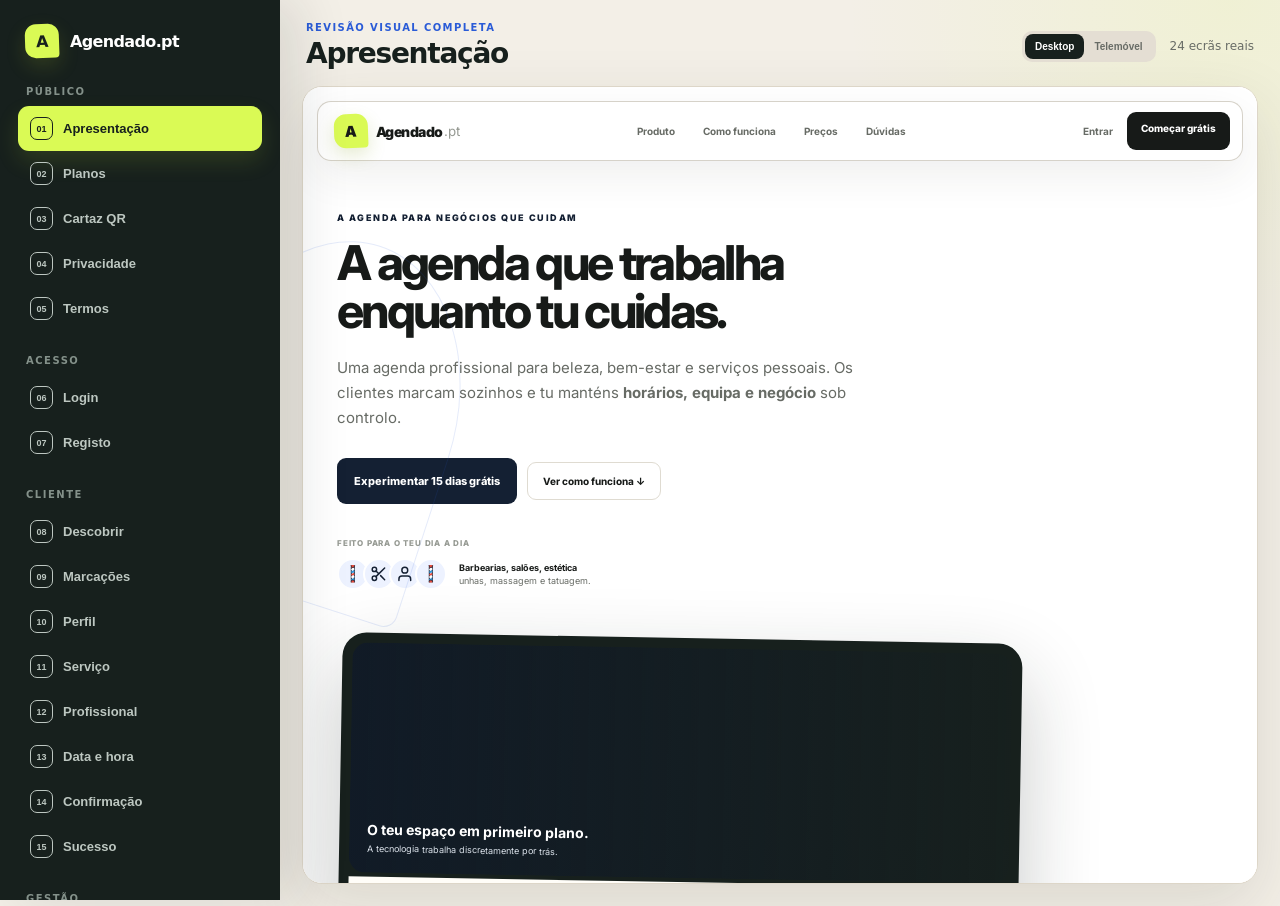
<file: design-review.html>
<!doctype html>
<html lang="pt">
<head>
<meta charset="utf-8">
<meta name="viewport" content="width=device-width,initial-scale=1">
<title>Agendado.pt — Revisão visual</title>
<style>
:root{--ink:#17201d;--muted:#686c66;--line:#ddd6c8;--blue:#2a5bd7;--lime:#dafa55;--bg:#f3efe7}
*{box-sizing:border-box}body{margin:0;color:var(--ink);background:var(--bg);font-family:Inter,system-ui,sans-serif}
.shell{display:grid;grid-template-columns:280px 1fr;min-height:100vh}.rail{position:sticky;top:0;height:100vh;padding:24px 18px;background:#17201d;overflow:auto;box-shadow:18px 0 50px rgba(23,32,29,.12)}.brand{display:flex;align-items:center;gap:11px;margin:0 7px 28px;color:#fff;font-weight:900;letter-spacing:-.04em}.mark{display:grid;place-items:center;width:34px;height:34px;color:var(--ink);background:var(--lime);border-radius:11px 11px 4px 11px;box-shadow:0 8px 20px rgba(164,190,44,.18);transform:rotate(-2deg)}.group{margin:24px 8px 9px;color:#84918a;font-size:10px;font-weight:800;letter-spacing:.15em;text-transform:uppercase}.screen{width:100%;display:flex;align-items:center;gap:10px;padding:11px 12px;color:#bdc7c1;background:transparent;border:0;border-radius:11px;font-size:13px;font-weight:700;text-align:left;cursor:pointer;transition:.18s ease}.screen:hover{color:#fff;background:#26322e;transform:translateX(2px)}.screen.active{color:var(--ink);background:var(--lime);box-shadow:0 10px 22px rgba(164,190,44,.16)}.num{display:grid;place-items:center;width:23px;height:23px;border:1px solid currentColor;border-radius:7px;font-size:9px}.main{min-width:0;padding:22px;background:radial-gradient(circle at 95% 0,rgba(218,250,85,.13),transparent 24rem),var(--bg)}.toolbar{display:flex;align-items:center;justify-content:space-between;gap:18px;margin-bottom:16px;padding:0 4px}.toolbar_right{display:flex;align-items:center;gap:14px}.view_modes{display:flex;padding:3px;background:#e4ded3;border-radius:10px}.view_modes button{padding:7px 10px;color:var(--muted);background:transparent;border:0;border-radius:8px;font-size:10px;font-weight:750;cursor:pointer}.view_modes button.active{color:#fff;background:var(--ink)}.eyebrow{color:var(--blue);font-size:10px;font-weight:850;letter-spacing:.14em;text-transform:uppercase}h1{margin:4px 0 0;font-size:28px;letter-spacing:-.045em}.meta{color:var(--muted);font-size:12px}.viewport{height:calc(100vh - 102px);min-height:620px;margin:auto;background:#fffdf8;border:1px solid var(--line);border-radius:20px;box-shadow:0 22px 65px rgba(53,46,34,.12);overflow:hidden;transition:max-width .2s}.viewport.mobile{max-width:390px}.viewport iframe{width:100%;height:100%;border:0;background:#fffdf8}
@media(max-width:800px){.shell{display:block}.rail{position:static;height:auto;padding:14px;white-space:nowrap;overflow-x:auto}.brand{margin:0 5px 14px}.group{display:none}.screen{display:inline-flex;width:auto;margin-right:5px}.main{padding:12px}.toolbar{align-items:flex-start}.meta{display:none}.viewport{height:calc(100vh - 146px);min-height:560px;border-radius:13px}}
</style>
</head>
<body>
<div class="shell">
  <aside class="rail">
    <div class="brand"><span class="mark">A</span>Agendado.pt</div>
    <div class="group">Público</div>
    <button class="screen active" data-url="landing.html?v=8"><span class="num">01</span>Apresentação</button>
    <button class="screen" data-url="planos.html?v=8"><span class="num">02</span>Planos</button>
    <button class="screen" data-url="cartaz.html?n=Studio%20Aurora&amp;preview=design"><span class="num">03</span>Cartaz QR</button>
    <button class="screen" data-url="privacidade.html?v=8"><span class="num">04</span>Privacidade</button>
    <button class="screen" data-url="termos.html?v=8"><span class="num">05</span>Termos</button>
    <div class="group">Acesso</div>
    <button class="screen" data-url="painel.html?preview=design&amp;page=auth-login"><span class="num">06</span>Login</button>
    <button class="screen" data-url="painel.html?preview=design&amp;page=auth-registo"><span class="num">07</span>Registo</button>
    <div class="group">Cliente</div>
    <button class="screen" data-url="cliente.html?preview=design&amp;page=descobrir"><span class="num">08</span>Descobrir</button>
    <button class="screen" data-url="cliente.html?preview=design&amp;page=marcacoes"><span class="num">09</span>Marcações</button>
    <button class="screen" data-url="cliente.html?preview=design&amp;page=perfil_cliente"><span class="num">10</span>Perfil</button>
    <button class="screen" data-url="cliente.html?preview=design&amp;page=agendar&amp;step=1"><span class="num">11</span>Serviço</button>
    <button class="screen" data-url="cliente.html?preview=design&amp;page=agendar&amp;step=2"><span class="num">12</span>Profissional</button>
    <button class="screen" data-url="cliente.html?preview=design&amp;page=agendar&amp;step=3"><span class="num">13</span>Data e hora</button>
    <button class="screen" data-url="cliente.html?preview=design&amp;page=agendar&amp;step=4"><span class="num">14</span>Confirmação</button>
    <button class="screen" data-url="cliente.html?preview=design&amp;page=agendar&amp;step=success"><span class="num">15</span>Sucesso</button>
    <div class="group">Gestão</div>
    <button class="screen" data-url="painel.html?preview=design&amp;page=dashboard"><span class="num">16</span>Dashboard</button>
    <button class="screen" data-url="painel.html?preview=design&amp;page=agenda"><span class="num">17</span>Agenda</button>
    <button class="screen" data-url="painel.html?preview=design&amp;page=agendamentos"><span class="num">18</span>Marcações</button>
    <button class="screen" data-url="painel.html?preview=design&amp;page=servicos"><span class="num">19</span>Serviços</button>
    <button class="screen" data-url="painel.html?preview=design&amp;page=mais"><span class="num">20</span>Configurações</button>
    <button class="screen" data-url="painel.html?preview=design&amp;page=profissionais"><span class="num">21</span>Profissionais</button>
    <button class="screen" data-url="painel.html?preview=design&amp;page=clientes"><span class="num">22</span>Clientes</button>
    <button class="screen" data-url="painel.html?preview=design&amp;page=horarios"><span class="num">23</span>Horários</button>
    <button class="screen" data-url="painel.html?preview=design&amp;page=perfil"><span class="num">24</span>Perfil do negócio</button>
  </aside>
  <main class="main">
    <div class="toolbar"><div><div class="eyebrow">Revisão visual completa</div><h1 id="titulo">Apresentação</h1></div><div class="toolbar_right"><div class="view_modes"><button class="active" data-mode="desktop">Desktop</button><button data-mode="mobile">Telemóvel</button></div><div class="meta">24 ecrãs reais</div></div></div>
    <div class="viewport" id="viewport"><iframe id="preview" src="landing.html?v=8" title="Pré-visualização da página selecionada"></iframe></div>
  </main>
</div>
<script>
var frame=document.getElementById('preview'),title=document.getElementById('titulo')
document.querySelectorAll('.screen').forEach(function(button){button.addEventListener('click',function(){document.querySelectorAll('.screen').forEach(function(item){item.classList.remove('active')});button.classList.add('active');frame.src=button.dataset.url;title.textContent=button.textContent.replace(/^\d+/,'').trim()})})
document.querySelectorAll('.view_modes button').forEach(function(button){button.addEventListener('click',function(){document.querySelectorAll('.view_modes button').forEach(function(item){item.classList.remove('active')});button.classList.add('active');document.getElementById('viewport').classList.toggle('mobile',button.dataset.mode==='mobile')})})
</script>
</body>
</html>
</file>
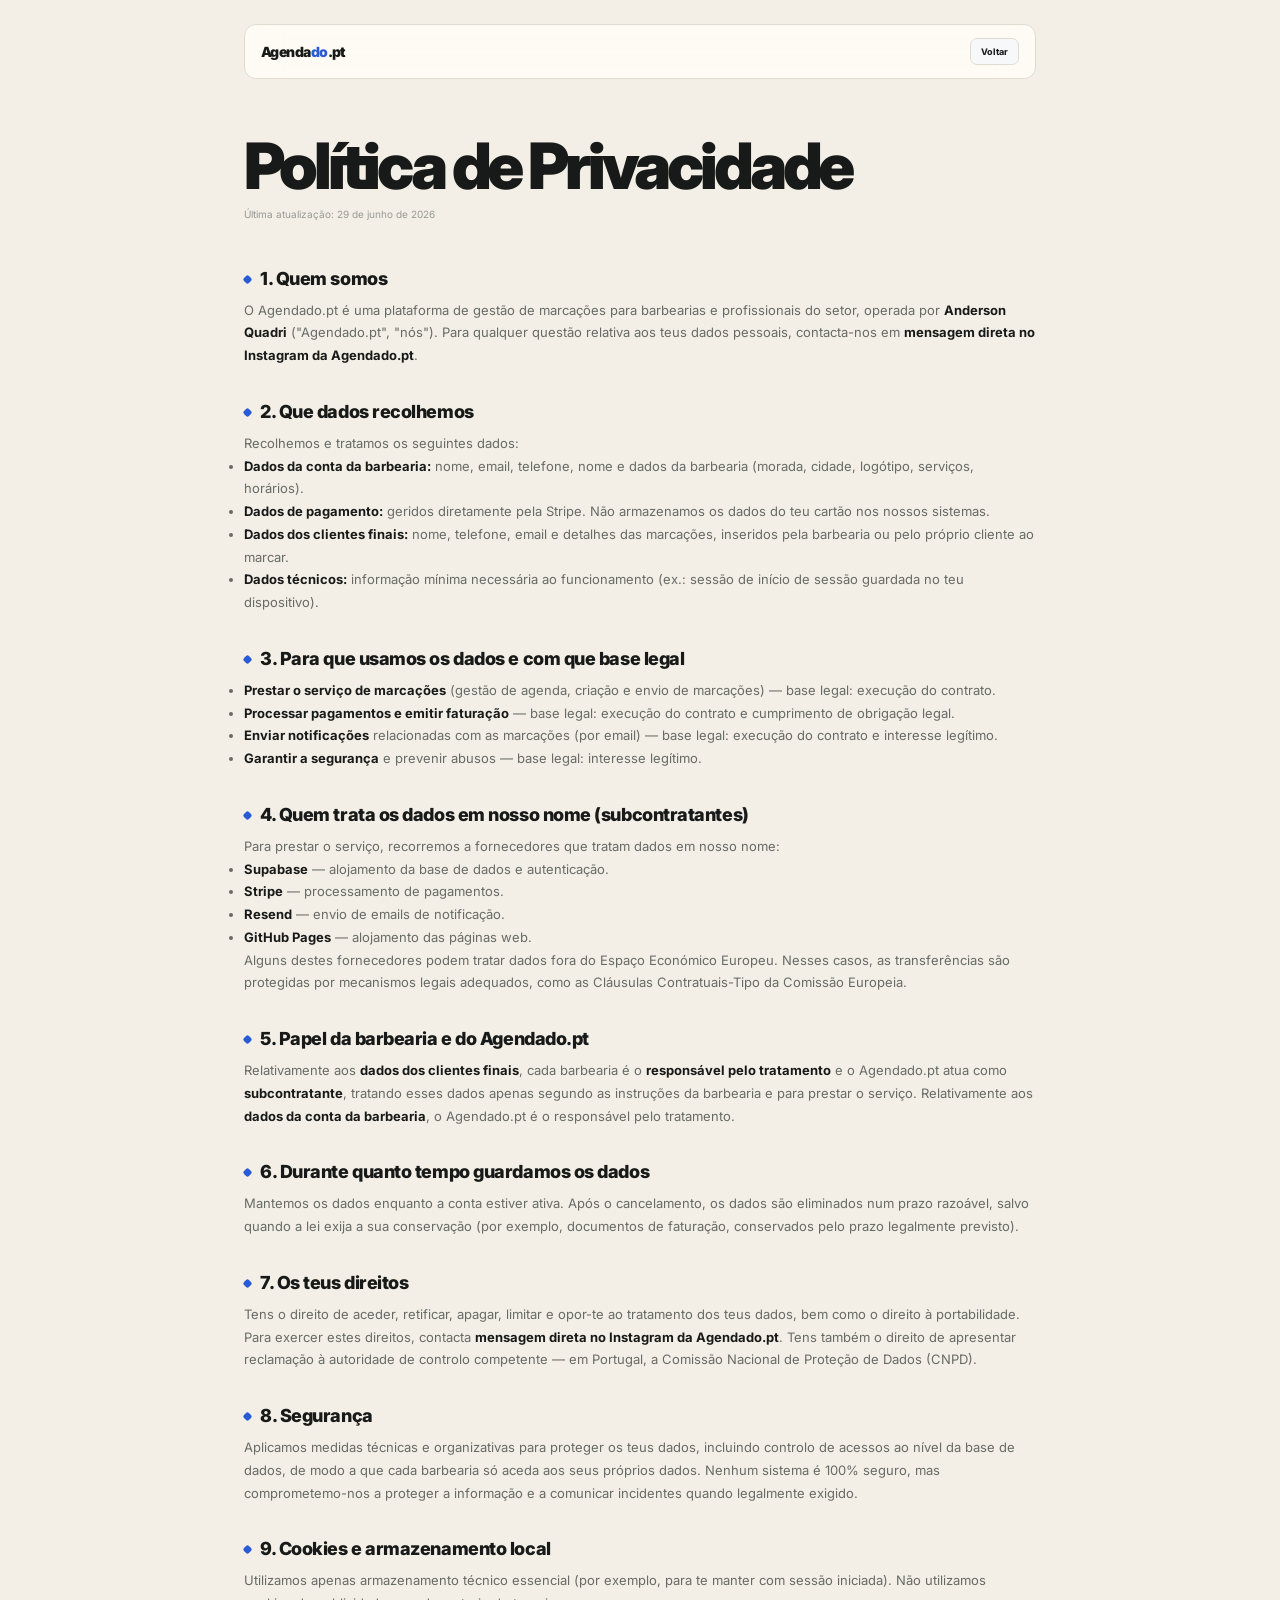
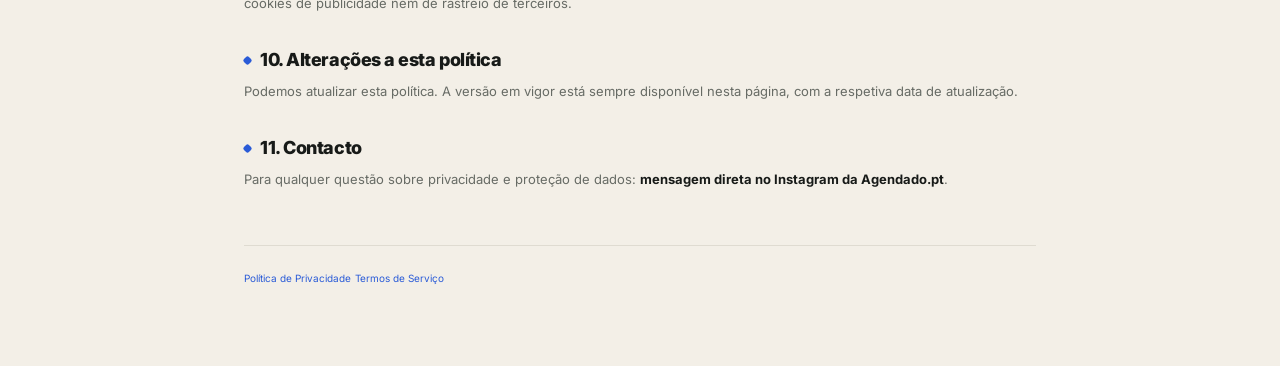
<file: privacidade.html>
<!doctype html>
<html lang="pt">
  <head>
    <meta charset="UTF-8" />
    <meta name="viewport" content="width=device-width, initial-scale=1.0" />
    <title>Política de Privacidade — Agendado.pt</title>
    <link
      href="https://fonts.googleapis.com/css2?family=Inter:wght@400;500;600;700&display=swap"
      rel="stylesheet"
    />
    <link rel="stylesheet" href="agendado-product.css?v=3" />
  </head>
  <body class="site-legal">
    <div class="container">
      <div class="header">
        <a href="index.html" class="logo">Agenda<span>do</span>.pt</a>
        <a href="index.html" class="back">Voltar</a>
      </div>

      <h1>Política de Privacidade</h1>
      <p class="date">Última atualização: 29 de junho de 2026</p>

      <h2>1. Quem somos</h2>
      <p>
        O Agendado.pt é uma plataforma de gestão de marcações para barbearias e
        profissionais do setor, operada por
        <strong>Anderson Quadri</strong> ("Agendado.pt", "nós"). Para qualquer
        questão relativa aos teus dados pessoais, contacta-nos em
        <strong>mensagem direta no Instagram da Agendado.pt</strong>.
      </p>

      <h2>2. Que dados recolhemos</h2>
      <p>Recolhemos e tratamos os seguintes dados:</p>
      <ul>
        <li>
          <strong>Dados da conta da barbearia:</strong> nome, email, telefone,
          nome e dados da barbearia (morada, cidade, logótipo, serviços,
          horários).
        </li>
        <li>
          <strong>Dados de pagamento:</strong> geridos diretamente pela Stripe.
          Não armazenamos os dados do teu cartão nos nossos sistemas.
        </li>
        <li>
          <strong>Dados dos clientes finais:</strong> nome, telefone, email e
          detalhes das marcações, inseridos pela barbearia ou pelo próprio
          cliente ao marcar.
        </li>
        <li>
          <strong>Dados técnicos:</strong> informação mínima necessária ao
          funcionamento (ex.: sessão de início de sessão guardada no teu
          dispositivo).
        </li>
      </ul>

      <h2>3. Para que usamos os dados e com que base legal</h2>
      <ul>
        <li>
          <strong>Prestar o serviço de marcações</strong> (gestão de agenda,
          criação e envio de marcações) — base legal: execução do contrato.
        </li>
        <li>
          <strong>Processar pagamentos e emitir faturação</strong> — base legal:
          execução do contrato e cumprimento de obrigação legal.
        </li>
        <li>
          <strong>Enviar notificações</strong> relacionadas com as marcações
          (por email) — base legal: execução do contrato e interesse legítimo.
        </li>
        <li>
          <strong>Garantir a segurança</strong> e prevenir abusos — base legal:
          interesse legítimo.
        </li>
      </ul>

      <h2>4. Quem trata os dados em nosso nome (subcontratantes)</h2>
      <p>
        Para prestar o serviço, recorremos a fornecedores que tratam dados em
        nosso nome:
      </p>
      <ul>
        <li>
          <strong>Supabase</strong> — alojamento da base de dados e
          autenticação.
        </li>
        <li><strong>Stripe</strong> — processamento de pagamentos.</li>
        <li><strong>Resend</strong> — envio de emails de notificação.</li>
        <li><strong>GitHub Pages</strong> — alojamento das páginas web.</li>
      </ul>
      <p>
        Alguns destes fornecedores podem tratar dados fora do Espaço Económico
        Europeu. Nesses casos, as transferências são protegidas por mecanismos
        legais adequados, como as Cláusulas Contratuais-Tipo da Comissão
        Europeia.
      </p>

      <h2>5. Papel da barbearia e do Agendado.pt</h2>
      <p>
        Relativamente aos <strong>dados dos clientes finais</strong>, cada
        barbearia é o <strong>responsável pelo tratamento</strong> e o
        Agendado.pt atua como <strong>subcontratante</strong>, tratando esses
        dados apenas segundo as instruções da barbearia e para prestar o
        serviço. Relativamente aos <strong>dados da conta da barbearia</strong>,
        o Agendado.pt é o responsável pelo tratamento.
      </p>

      <h2>6. Durante quanto tempo guardamos os dados</h2>
      <p>
        Mantemos os dados enquanto a conta estiver ativa. Após o cancelamento,
        os dados são eliminados num prazo razoável, salvo quando a lei exija a
        sua conservação (por exemplo, documentos de faturação, conservados pelo
        prazo legalmente previsto).
      </p>

      <h2>7. Os teus direitos</h2>
      <p>
        Tens o direito de aceder, retificar, apagar, limitar e opor-te ao
        tratamento dos teus dados, bem como o direito à portabilidade. Para
        exercer estes direitos, contacta
        <strong>mensagem direta no Instagram da Agendado.pt</strong>. Tens
        também o direito de apresentar reclamação à autoridade de controlo
        competente — em Portugal, a Comissão Nacional de Proteção de Dados
        (CNPD).
      </p>

      <h2>8. Segurança</h2>
      <p>
        Aplicamos medidas técnicas e organizativas para proteger os teus dados,
        incluindo controlo de acessos ao nível da base de dados, de modo a que
        cada barbearia só aceda aos seus próprios dados. Nenhum sistema é 100%
        seguro, mas comprometemo-nos a proteger a informação e a comunicar
        incidentes quando legalmente exigido.
      </p>

      <h2>9. Cookies e armazenamento local</h2>
      <p>
        Utilizamos apenas armazenamento técnico essencial (por exemplo, para te
        manter com sessão iniciada). Não utilizamos cookies de publicidade nem
        de rastreio de terceiros.
      </p>

      <h2>10. Alterações a esta política</h2>
      <p>
        Podemos atualizar esta política. A versão em vigor está sempre
        disponível nesta página, com a respetiva data de atualização.
      </p>

      <h2>11. Contacto</h2>
      <p>
        Para qualquer questão sobre privacidade e proteção de dados:
        <strong>mensagem direta no Instagram da Agendado.pt</strong>.
      </p>

      <div class="footer">
        <a href="privacidade.html">Política de Privacidade</a>
        <a href="termos.html">Termos de Serviço</a>
      </div>
    </div>
  </body>
</html>
</file>
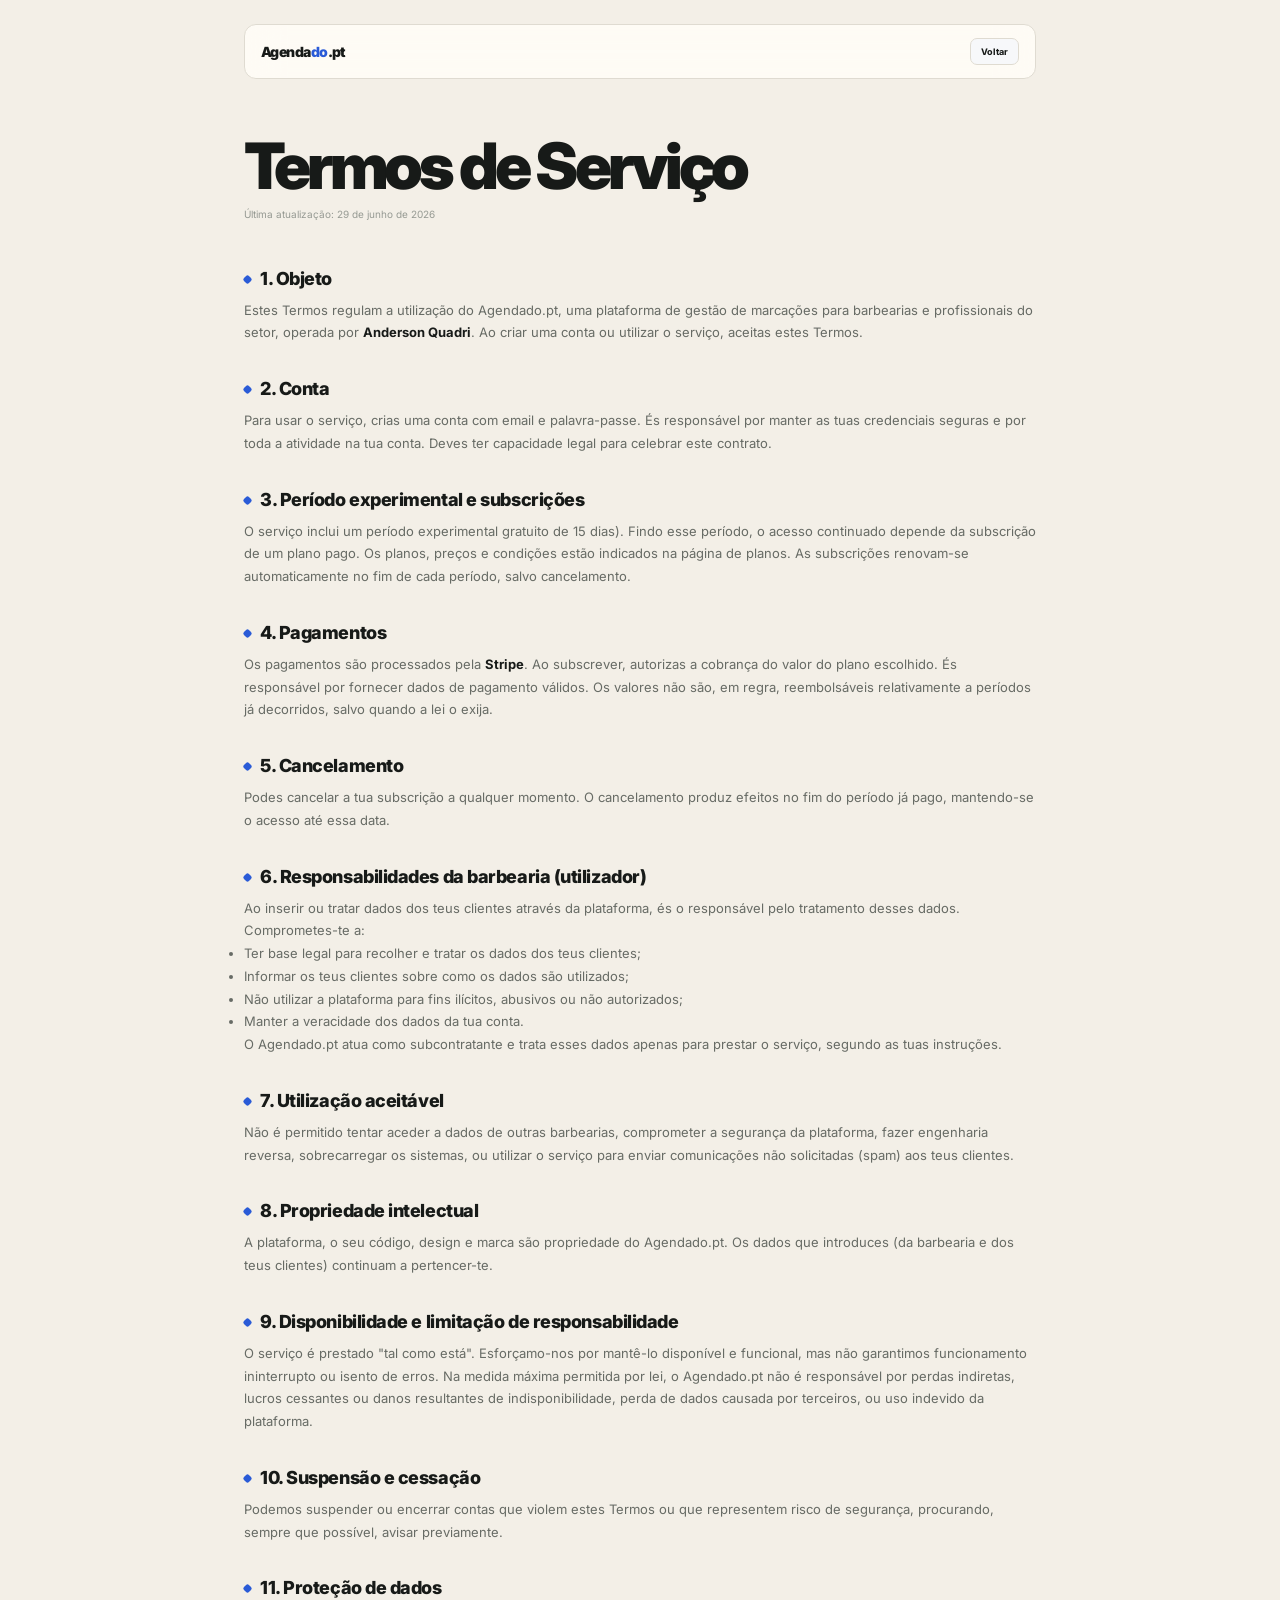
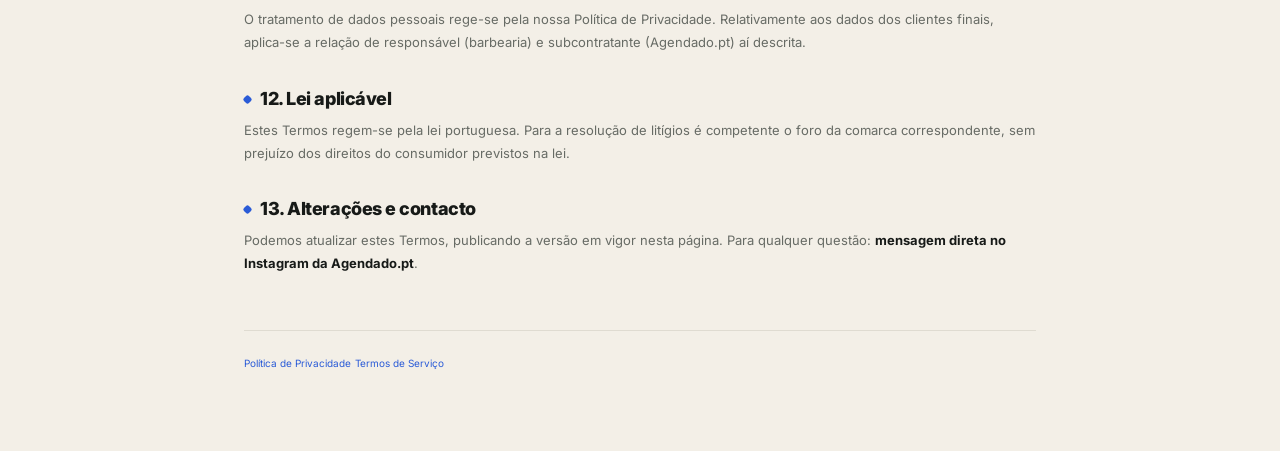
<file: termos.html>
<!doctype html>
<html lang="pt">
  <head>
    <meta charset="UTF-8" />
    <meta name="viewport" content="width=device-width, initial-scale=1.0" />
    <title>Termos de Serviço — Agendado.pt</title>
    <link
      href="https://fonts.googleapis.com/css2?family=Inter:wght@400;500;600;700&display=swap"
      rel="stylesheet"
    />
    <link rel="stylesheet" href="agendado-product.css?v=3" />
  </head>
  <body class="site-legal">
    <div class="container">
      <div class="header">
        <a href="index.html" class="logo">Agenda<span>do</span>.pt</a>
        <a href="index.html" class="back">Voltar</a>
      </div>

      <h1>Termos de Serviço</h1>
      <p class="date">Última atualização: 29 de junho de 2026</p>

      <h2>1. Objeto</h2>
      <p>
        Estes Termos regulam a utilização do Agendado.pt, uma plataforma de
        gestão de marcações para barbearias e profissionais do setor, operada
        por <strong>Anderson Quadri</strong>. Ao criar uma conta ou utilizar o
        serviço, aceitas estes Termos.
      </p>

      <h2>2. Conta</h2>
      <p>
        Para usar o serviço, crias uma conta com email e palavra-passe. És
        responsável por manter as tuas credenciais seguras e por toda a
        atividade na tua conta. Deves ter capacidade legal para celebrar este
        contrato.
      </p>

      <h2>3. Período experimental e subscrições</h2>
      <p>
        O serviço inclui um período experimental gratuito de 15
        dias). Findo esse período, o acesso continuado depende da subscrição de
        um plano pago. Os planos, preços e condições estão indicados na página
        de planos. As subscrições renovam-se automaticamente no fim de cada
        período, salvo cancelamento.
      </p>

      <h2>4. Pagamentos</h2>
      <p>
        Os pagamentos são processados pela <strong>Stripe</strong>. Ao
        subscrever, autorizas a cobrança do valor do plano escolhido. És
        responsável por fornecer dados de pagamento válidos. Os valores não são,
        em regra, reembolsáveis relativamente a períodos já decorridos, salvo
        quando a lei o exija.
      </p>

      <h2>5. Cancelamento</h2>
      <p>
        Podes cancelar a tua subscrição a qualquer momento. O cancelamento
        produz efeitos no fim do período já pago, mantendo-se o acesso até essa
        data.
      </p>

      <h2>6. Responsabilidades da barbearia (utilizador)</h2>
      <p>
        Ao inserir ou tratar dados dos teus clientes através da plataforma, és o
        responsável pelo tratamento desses dados. Comprometes-te a:
      </p>
      <ul>
        <li>
          Ter base legal para recolher e tratar os dados dos teus clientes;
        </li>
        <li>Informar os teus clientes sobre como os dados são utilizados;</li>
        <li>
          Não utilizar a plataforma para fins ilícitos, abusivos ou não
          autorizados;
        </li>
        <li>Manter a veracidade dos dados da tua conta.</li>
      </ul>
      <p>
        O Agendado.pt atua como subcontratante e trata esses dados apenas para
        prestar o serviço, segundo as tuas instruções.
      </p>

      <h2>7. Utilização aceitável</h2>
      <p>
        Não é permitido tentar aceder a dados de outras barbearias, comprometer
        a segurança da plataforma, fazer engenharia reversa, sobrecarregar os
        sistemas, ou utilizar o serviço para enviar comunicações não solicitadas
        (spam) aos teus clientes.
      </p>

      <h2>8. Propriedade intelectual</h2>
      <p>
        A plataforma, o seu código, design e marca são propriedade do
        Agendado.pt. Os dados que introduces (da barbearia e dos teus clientes)
        continuam a pertencer-te.
      </p>

      <h2>9. Disponibilidade e limitação de responsabilidade</h2>
      <p>
        O serviço é prestado "tal como está". Esforçamo-nos por mantê-lo
        disponível e funcional, mas não garantimos funcionamento ininterrupto ou
        isento de erros. Na medida máxima permitida por lei, o Agendado.pt não é
        responsável por perdas indiretas, lucros cessantes ou danos resultantes
        de indisponibilidade, perda de dados causada por terceiros, ou uso
        indevido da plataforma.
      </p>

      <h2>10. Suspensão e cessação</h2>
      <p>
        Podemos suspender ou encerrar contas que violem estes Termos ou que
        representem risco de segurança, procurando, sempre que possível, avisar
        previamente.
      </p>

      <h2>11. Proteção de dados</h2>
      <p>
        O tratamento de dados pessoais rege-se pela nossa Política de
        Privacidade. Relativamente aos dados dos clientes finais, aplica-se a
        relação de responsável (barbearia) e subcontratante (Agendado.pt) aí
        descrita.
      </p>

      <h2>12. Lei aplicável</h2>
      <p>
        Estes Termos regem-se pela lei portuguesa. Para a resolução de litígios
        é competente o foro da comarca correspondente, sem prejuízo dos direitos
        do consumidor previstos na lei.
      </p>

      <h2>13. Alterações e contacto</h2>
      <p>
        Podemos atualizar estes Termos, publicando a versão em vigor nesta
        página. Para qualquer questão:
        <strong>mensagem direta no Instagram da Agendado.pt</strong>.
      </p>

      <div class="footer">
        <a href="privacidade.html">Política de Privacidade</a>
        <a href="termos.html">Termos de Serviço</a>
      </div>
    </div>
  </body>
</html>
</file>
<file: agendado-product.css>
/* Agendado Product System v1
   Estrutura única para produto, cliente, marketing e páginas auxiliares. */
:root {
  --canvas: #f3efe7;
  --paper: #fffdf8;
  --ink: #171a18;
  --ink-2: #2b302c;
  --muted: #676b65;
  --quiet: #969a93;
  --line: #dfdbd1;
  --line-strong: #c9c4b8;
  --brand: #2a5bd7;
  --brand-dark: #163784;
  --signal: #dafa55;
  --coral: #d97059;
  --green: #287a5a;
  --amber: #a86c2e;
  --danger: #b8463d;
  --nav: #17201d;
  --radius-sm: 8px;
  --radius: 14px;
  --radius-lg: 22px;
  --shadow: 0 24px 70px rgba(40, 36, 28, 0.12);
  --shadow-small: 0 10px 30px rgba(40, 36, 28, 0.08);
}

* {
  box-sizing: border-box;
  margin: 0;
  padding: 0;
}
html {
  scroll-behavior: smooth;
}
body {
  min-height: 100vh;
  overflow-x: hidden;
  color: var(--ink);
  background: var(--canvas);
  font-family:
    Inter,
    system-ui,
    -apple-system,
    BlinkMacSystemFont,
    "Segoe UI",
    sans-serif;
}
button,
input,
select,
textarea {
  font: inherit;
}
button,
a {
  -webkit-tap-highlight-color: transparent;
}
.ic {
  display: inline-block;
  width: 1.1em;
  height: 1.1em;
  fill: none;
  stroke: currentColor;
  vertical-align: -0.14em;
}
.brand_symbol {
  display: inline-grid;
  place-items: center;
  width: 34px;
  height: 34px;
  color: var(--ink);
  background: var(--signal);
  border-radius: 10px 10px 3px 10px;
  font-size: 15px;
  font-weight: 900;
  line-height: 1;
  transform: rotate(-3deg);
}

/* ---------- PAINEL: estrutura operacional ---------- */
body.app-painel {
  max-width: none;
  margin: 0;
  color: var(--ink);
  background: var(--canvas);
  --bg: var(--canvas);
  --surface: var(--paper);
  --surface2: #f8f9fb;
  --border: var(--line);
  --text: var(--ink);
  --text2: var(--muted);
  --text3: var(--quiet);
  --accent: var(--brand);
  --accent2: var(--brand-dark);
  --success: var(--green);
  --danger: var(--danger);
}
.app-painel::before,
.app-painel::after {
  display: none !important;
}
.app-painel #tela_app {
  display: none;
  grid-template-columns: 270px minmax(0, 1fr);
  min-height: 100vh;
  padding: 0 !important;
}
.app-painel #tela_app[style*="block"] {
  display: grid !important;
}
.app-painel .side_panel {
  position: sticky;
  top: 0;
  height: 100vh;
  display: flex;
  flex-direction: column;
  padding: 22px 16px;
  color: #fff;
  background: var(--nav);
  z-index: 130;
}
.app-painel .side_brand {
  display: flex;
  align-items: center;
  gap: 10px;
  padding: 0 8px 24px;
  font-weight: 850;
  letter-spacing: -0.035em;
}
.app-painel .side_brand small {
  margin-left: -8px;
  color: #96a3b7;
  font-size: 13px;
}
.app-painel .workspace_card {
  display: flex;
  align-items: center;
  gap: 11px;
  margin-bottom: 24px;
  padding: 13px;
  background: #182942;
  border: 1px solid #2b3d58;
  border-radius: 13px;
  min-width: 0;
}
.app-painel .workspace_avatar {
  display: grid;
  place-items: center;
  flex: 0 0 38px;
  height: 38px;
  color: var(--nav);
  background: var(--signal);
  border-radius: 10px;
  font-size: 11px;
  font-weight: 900;
}
.app-painel .workspace_card > span:last-child {
  display: flex;
  min-width: 0;
  flex-direction: column;
  gap: 3px;
}
.app-painel .workspace_card small {
  color: #91a0b6;
  font-size: 9px;
  font-weight: 750;
  letter-spacing: 0.1em;
  text-transform: uppercase;
}
.app-painel .workspace_card strong {
  overflow: hidden;
  color: #fff;
  font-size: 13px;
  text-overflow: ellipsis;
  white-space: nowrap;
}
.app-painel .bottom_nav {
  position: static;
  display: flex;
  width: 100%;
  height: auto;
  max-width: none;
  flex: 0 0 auto;
  flex-direction: column;
  gap: 5px;
  padding: 0;
  background: transparent;
  border: 0;
  transform: none;
}
.app-painel .bottom_nav::before {
  content: "TRABALHO";
  padding: 0 12px 8px;
  color: #667895;
  font-size: 9px;
  font-weight: 850;
  letter-spacing: 0.16em;
}
.app-painel .nav_btn {
  display: flex;
  flex: 0 0 48px;
  width: 100%;
  height: 48px;
  align-items: center;
  justify-content: flex-start;
  gap: 12px;
  padding: 0 13px;
  color: #aeb9c9 !important;
  background: transparent;
  border: 0;
  border-radius: 10px;
  cursor: pointer;
  transition:
    background 0.16s,
    color 0.16s;
}
.app-painel .nav_btn:hover {
  color: #fff !important;
  background: #192b45;
}
.app-painel .nav_btn.active {
  color: var(--nav) !important;
  background: var(--signal);
}
.app-painel .nav_btn.active::before {
  display: none;
}
.app-painel .nav_btn .ico {
  display: grid;
  place-items: center;
  width: 24px;
  font-size: 20px;
}
.app-painel .nav_btn .lbl {
  font-size: 13px;
  font-weight: 730;
}
.app-painel .side_support {
  display: flex;
  align-items: center;
  gap: 10px;
  margin-top: auto;
  padding: 14px 12px;
  border-top: 1px solid #283a54;
}
.app-painel .side_support .live_dot {
  width: 8px;
  height: 8px;
  background: #4ed19b;
  border-radius: 50%;
  box-shadow: 0 0 0 5px rgba(78, 209, 155, 0.08);
}
.app-painel .side_support > span:last-child {
  display: flex;
  flex-direction: column;
  gap: 3px;
}
.app-painel .side_support strong {
  font-size: 11px;
}
.app-painel .side_support small {
  color: #7f8da3;
  font-size: 9px;
}
.app-painel .app_main {
  min-width: 0;
}
.app-painel .topbar {
  position: sticky;
  top: 0;
  z-index: 120;
  height: 72px;
  display: flex;
  align-items: center;
  justify-content: space-between;
  padding: 0 32px;
  color: var(--ink);
  background: rgba(255, 255, 255, 0.94);
  border-bottom: 1px solid var(--line);
  backdrop-filter: blur(18px);
}
.app-painel .mobile_brand {
  display: none;
  align-items: center;
  gap: 9px;
}
.app-painel .topbar_context {
  display: flex;
  flex-direction: column;
  gap: 2px;
}
.app-painel .context_label {
  color: var(--quiet);
  font-size: 9px;
  font-weight: 800;
  letter-spacing: 0.12em;
  text-transform: uppercase;
}
.app-painel .topbar_context strong {
  font-size: 14px;
}
.app-painel .topbar_right {
  display: flex;
  align-items: center;
  gap: 8px;
}
.app-painel .icon_button,
.app-cliente .icon_button {
  display: inline-grid;
  place-items: center;
  width: 40px;
  height: 40px;
  color: var(--ink);
  background: #fff;
  border: 1px solid var(--line);
  border-radius: 10px;
  cursor: pointer;
}
.app-painel .page {
  display: none;
  width: min(1240px, calc(100% - 64px));
  margin: 0 auto;
  padding: 42px 0 90px;
}
.app-painel .page.active {
  display: block;
}
.app-painel .page_header {
  margin-bottom: 28px;
}
.app-painel .page_header_row {
  display: flex;
  align-items: flex-end;
  justify-content: space-between;
  gap: 24px;
}
.app-painel .page_eyebrow {
  margin-bottom: 8px;
  color: var(--brand);
  font-size: 10px;
  font-weight: 850;
  letter-spacing: 0.15em;
  text-transform: uppercase;
}
.app-painel .page_titulo {
  max-width: 820px;
  color: var(--ink) !important;
  -webkit-text-fill-color: var(--ink) !important;
  background: none !important;
  font-family: Inter, sans-serif !important;
  font-size: clamp(32px, 4vw, 50px) !important;
  font-weight: 860 !important;
  line-height: 1 !important;
  letter-spacing: -0.06em !important;
}
.app-painel .page_sub {
  margin-top: 9px;
  color: var(--muted);
  font-size: 14px;
  line-height: 1.5;
}
.app-painel .dashboard_canvas {
  display: grid;
  grid-template-columns: minmax(0, 1fr) 310px;
  gap: 20px;
}
.app-painel .dashboard_primary {
  min-width: 0;
}
.app-painel .dashboard_aside {
  display: flex;
  flex-direction: column;
  gap: 14px;
}
.app-painel .stats_grid {
  display: grid;
  grid-template-columns: repeat(4, minmax(0, 1fr));
  gap: 10px;
  margin-bottom: 20px;
}
.app-painel .stat_card {
  position: relative;
  min-height: 132px;
  padding: 18px;
  color: var(--ink);
  background: var(--paper) !important;
  border: 1px solid var(--line) !important;
  border-radius: 14px !important;
  box-shadow: none !important;
  overflow: hidden;
  transform: none !important;
}
.app-painel .stat_card::after {
  content: "";
  position: absolute;
  top: auto;
  right: 14px;
  bottom: 14px;
  left: auto;
  width: 8px;
  height: 8px;
  background: var(--line-strong) !important;
  border-radius: 50%;
}
.app-painel .stat_card:first-child::after {
  background: var(--brand) !important;
}
.app-painel .stat_label {
  color: var(--muted);
  font-size: 9px;
  font-weight: 800;
  letter-spacing: 0.1em;
  text-transform: uppercase;
}
.app-painel .stat_valor {
  margin-top: 12px;
  color: var(--ink) !important;
  -webkit-text-fill-color: var(--ink) !important;
  background: none !important;
  filter: none !important;
  animation: none !important;
  font-family: Inter, sans-serif;
  font-size: 36px;
  font-weight: 850;
  line-height: 1;
}
.app-painel .stat_card:first-child .stat_valor {
  color: var(--brand) !important;
  -webkit-text-fill-color: var(--brand) !important;
}
.app-painel .stat_sub {
  margin-top: 6px;
  color: var(--quiet);
  font-size: 10px;
}
.app-painel .content_section,
.app-painel .focus_panel,
.app-painel .quick_panel {
  background: var(--paper);
  border: 1px solid var(--line);
  border-radius: 16px;
}
.app-painel .content_section {
  padding: 20px;
}
.app-painel .content_section_head {
  display: flex;
  align-items: center;
  justify-content: space-between;
  gap: 16px;
  padding-bottom: 16px;
  border-bottom: 1px solid var(--line);
}
.app-painel .section_label {
  margin: 0;
  color: var(--ink) !important;
  font-size: 10px;
  font-weight: 850;
  letter-spacing: 0.1em;
  text-transform: uppercase;
}
.app-painel .section_label::before {
  display: none;
}
.app-painel .section_hint {
  margin-top: 4px;
  color: var(--quiet);
  font-size: 11px;
}
.app-painel .focus_panel {
  padding: 22px;
  color: #fff;
  background: var(--nav);
  border-color: var(--nav);
}
.app-painel .focus_label {
  color: #99a7ba;
  font-size: 9px;
  font-weight: 800;
  letter-spacing: 0.12em;
  text-transform: uppercase;
}
.app-painel .focus_value {
  display: flex;
  align-items: baseline;
  gap: 7px;
  margin: 16px 0 12px;
}
.app-painel .focus_value strong {
  font-size: 42px;
  letter-spacing: -0.06em;
}
.app-painel .focus_value span {
  color: #a9b5c5;
  font-size: 12px;
}
.app-painel .capacity_track {
  height: 6px;
  background: #283a54;
  border-radius: 99px;
  overflow: hidden;
}
.app-painel .capacity_track i {
  display: block;
  height: 100%;
  background: var(--signal);
  border-radius: 99px;
}
.app-painel .focus_panel p {
  margin: 16px 0 0;
  color: #aab6c7;
  font-size: 12px;
  line-height: 1.55;
}
.app-painel .quick_panel {
  padding: 18px;
}
.app-painel .quick_panel > .section_label {
  padding: 2px 3px 12px;
}
.app-painel .quick_panel > button {
  display: grid;
  width: 100%;
  grid-template-columns: 34px minmax(0, 1fr) 18px;
  align-items: center;
  gap: 9px;
  padding: 11px 3px;
  color: var(--ink);
  background: transparent;
  border: 0;
  border-top: 1px solid var(--line);
  text-align: left;
  cursor: pointer;
}
.app-painel .quick_panel > button > .ic:first-child {
  width: 32px;
  height: 32px;
  padding: 7px;
  color: var(--brand);
  background: #edf2ff;
  border-radius: 9px;
}
.app-painel .quick_panel button span {
  display: flex;
  min-width: 0;
  flex-direction: column;
  gap: 3px;
}
.app-painel .quick_panel button strong {
  font-size: 11px;
}
.app-painel .quick_panel button small {
  overflow: hidden;
  color: var(--quiet);
  font-size: 9px;
  text-overflow: ellipsis;
  white-space: nowrap;
}
.app-painel .lista {
  display: flex;
  flex-direction: column;
  gap: 8px;
}
.app-painel .timeline_list {
  margin-top: 14px;
}
.app-painel .card_item {
  position: relative;
  padding: 16px 18px;
  color: var(--ink);
  background: #fff !important;
  border: 1px solid var(--line) !important;
  border-radius: 12px !important;
  box-shadow: none !important;
  overflow: visible;
  transform: none !important;
}
.app-painel .card_item::before {
  display: none !important;
}
.app-painel .card_item:hover {
  border-color: #b4c0d1 !important;
  background: #fbfcff !important;
}
.app-painel .card_item_header {
  display: flex;
  align-items: flex-start;
  justify-content: space-between;
  gap: 14px;
  margin: 0;
}
.app-painel .card_item_nome {
  display: flex;
  align-items: center;
  gap: 8px;
  color: var(--ink);
  font-size: 13px;
  font-weight: 760;
}
.app-painel .card_item_info {
  margin-top: 4px;
  color: var(--muted);
  font-size: 11px;
}
.app-painel .card_item_actions {
  display: flex;
  gap: 7px;
  margin-top: 12px;
}
.app-painel .badge {
  display: inline-flex;
  align-items: center;
  padding: 5px 8px;
  border-radius: 7px;
  font-size: 9px;
  font-weight: 800;
}
.app-painel .badge_pendente {
  color: #99530e;
  background: #fff5e8;
  border: 1px solid #f2d6b7;
  animation: none;
}
.app-painel .badge_confirmado {
  color: #08754e;
  background: #eaf8f2;
  border: 1px solid #bce3d2;
  animation: none;
}
.app-painel .badge_cancelado {
  color: #a63831;
  background: #fff0ee;
}
.app-painel .badge_concluido {
  color: #3f4f68;
  background: #eef1f5;
}
.app-painel .btn,
.app-painel .btn_primary {
  display: inline-flex;
  min-height: 40px;
  align-items: center;
  justify-content: center;
  gap: 7px;
  padding: 9px 14px;
  border-radius: 9px !important;
  box-shadow: none !important;
  animation: none !important;
  font-size: 11px;
  font-weight: 780;
  cursor: pointer;
}
.app-painel .btn_gold,
.app-painel .btn_primary {
  color: #fff !important;
  background: var(--brand) !important;
  border: 1px solid var(--brand) !important;
}
.app-painel .btn_gold:hover,
.app-painel .btn_primary:hover {
  background: var(--brand-dark) !important;
}
.app-painel .btn_outline {
  color: var(--ink);
  background: #fff;
  border: 1px solid var(--line);
}
.app-painel .btn_success {
  color: #08754e;
  background: #eef9f4;
  border: 1px solid #c5e6d8;
}
.app-painel .btn_danger {
  color: #a63831;
  background: #fff1ef;
  border: 1px solid #efccc8;
}
.app-painel .btn_full {
  width: 100%;
}
.app-painel .btn_sm {
  min-height: 36px;
  padding: 7px 11px;
}
.app-painel .agenda_toolbar,
.app-painel .list_toolbar {
  display: flex;
  align-items: center;
  justify-content: space-between;
  gap: 16px;
  margin-bottom: 14px;
  padding: 12px;
  background: #fff;
  border: 1px solid var(--line);
  border-radius: 12px;
}
.app-painel .view_switch {
  display: flex;
  padding: 3px;
  background: #f0f2f5;
  border-radius: 8px;
}
.app-painel .view_switch button {
  padding: 7px 14px;
  color: var(--muted);
  background: transparent;
  border: 0;
  border-radius: 6px;
  font-size: 10px;
  font-weight: 750;
}
.app-painel .view_switch button.active {
  color: #fff;
  background: var(--ink);
}
.app-painel .agenda_nav {
  display: flex;
  align-items: center;
  gap: 9px;
  margin: 0;
}
.app-painel .agenda_btn {
  display: grid;
  place-items: center;
  width: 34px;
  height: 34px;
  color: var(--ink);
  background: #fff;
  border: 1px solid var(--line);
  border-radius: 8px;
  cursor: pointer;
}
.app-painel .agenda_data {
  min-width: 160px;
  text-align: center;
  font-size: 11px;
  font-weight: 750;
}
.app-painel .agenda_board {
  display: grid;
  grid-template-columns: 64px minmax(0, 1fr);
  min-height: 520px;
  background: #fff;
  border: 1px solid var(--line);
  border-radius: 16px;
  overflow: hidden;
}
.app-painel .agenda_scale {
  display: flex;
  flex-direction: column;
  justify-content: space-around;
  padding: 18px 10px;
  color: var(--quiet);
  background: #f8f9fb;
  border-right: 1px solid var(--line);
  font-size: 9px;
  text-align: center;
}
.app-painel .agenda_board > .lista {
  padding: 18px;
}
.app-painel .agenda_board .card_item {
  border-left: 3px solid var(--brand) !important;
}
.app-painel .filtros {
  display: flex;
  gap: 6px;
  margin: 0 0 14px;
  overflow: auto;
}
.app-painel .filtro_chip {
  padding: 8px 12px;
  color: var(--muted);
  background: #fff;
  border: 1px solid var(--line);
  border-radius: 8px;
  font-size: 10px;
  font-weight: 720;
  white-space: nowrap;
  cursor: pointer;
}
.app-painel .filtro_chip.active {
  color: #fff;
  background: var(--ink);
  border-color: var(--ink);
  box-shadow: none;
}
.app-painel .header_search {
  display: flex;
  min-width: 250px;
  align-items: center;
  gap: 9px;
  padding: 0 12px;
  color: var(--quiet);
  background: #fff;
  border: 1px solid var(--line);
  border-radius: 10px;
}
.app-painel .header_search input {
  width: 100%;
  height: 40px;
  color: var(--ink);
  background: transparent;
  border: 0;
  outline: 0;
  font-size: 11px;
}
.app-painel .list_toolbar > span {
  color: var(--quiet);
  font-size: 10px;
}
.app-painel .settings_grid {
  display: grid;
  grid-template-columns: repeat(2, minmax(0, 1fr));
  gap: 12px;
}
.app-painel .settings_grid .card_item {
  min-height: 125px;
  padding: 22px;
}
.app-painel .settings_grid .card_item_header {
  align-items: center;
}
.app-painel .settings_grid .card_item_nome .ic {
  display: grid;
  width: 38px;
  height: 38px;
  padding: 10px;
  color: var(--brand);
  background: #edf2ff;
  border-radius: 10px;
}
.app-painel .subpage_title {
  display: flex;
  align-items: flex-start;
  gap: 14px;
}
.app-painel .subpage_title .icon_button {
  margin-top: 2px;
}
.app-painel .schedule_editor {
  background: #fff;
  border: 1px solid var(--line);
  border-radius: 16px;
  overflow: hidden;
}
.app-painel .schedule_head {
  display: grid;
  grid-template-columns: 1.3fr 0.7fr 1fr 1fr;
  gap: 14px;
  padding: 13px 18px;
  color: var(--quiet);
  background: #f8f9fb;
  border-bottom: 1px solid var(--line);
  font-size: 9px;
  font-weight: 800;
  letter-spacing: 0.08em;
  text-transform: uppercase;
}
.app-painel .schedule_editor .dia_card {
  display: grid;
  grid-template-columns: 1.3fr 0.7fr 2fr;
  align-items: center;
  gap: 14px;
  margin: 0;
  padding: 15px 18px;
  background: #fff !important;
  border: 0 !important;
  border-bottom: 1px solid var(--line) !important;
  border-radius: 0 !important;
}
.app-painel .schedule_editor .dia_header {
  display: contents;
}
.app-painel .schedule_editor .dia_horas {
  display: grid;
  grid-template-columns: 1fr 1fr;
  gap: 10px;
}
.app-painel .sticky_actions {
  position: sticky;
  bottom: 12px;
  display: flex;
  align-items: center;
  justify-content: space-between;
  gap: 16px;
  margin-top: 16px;
  padding: 12px 14px;
  background: rgba(255, 255, 255, 0.96);
  border: 1px solid var(--line);
  border-radius: 12px;
  box-shadow: var(--shadow-small);
}
.app-painel .sticky_actions span {
  color: var(--muted);
  font-size: 10px;
}
.app-painel .profile_layout {
  display: grid;
  grid-template-columns: 210px minmax(0, 1fr);
  gap: 18px;
}
.app-painel .profile_nav {
  position: sticky;
  top: 94px;
  align-self: start;
  display: flex;
  flex-direction: column;
  padding: 14px;
  background: #fff;
  border: 1px solid var(--line);
  border-radius: 14px;
}
.app-painel .profile_nav strong {
  padding: 8px 9px 12px;
  font-size: 11px;
}
.app-painel .profile_nav a {
  padding: 9px;
  color: var(--muted);
  border-radius: 8px;
  font-size: 10px;
  text-decoration: none;
}
.app-painel .profile_nav a:hover {
  color: var(--brand);
  background: #f0f4ff;
}
.app-painel .profile_form {
  min-width: 0;
}
.app-painel .section_card {
  position: relative;
  margin-bottom: 12px;
  padding: 22px;
  color: var(--ink);
  background: #fff !important;
  border: 1px solid var(--line) !important;
  border-radius: 15px !important;
  box-shadow: none !important;
  overflow: visible;
}
.app-painel .section_card::before {
  display: none !important;
}
.app-painel .field {
  margin-bottom: 16px;
}
.app-painel .field label {
  display: block;
  margin-bottom: 7px;
  color: #48556a;
  font-size: 9px;
  font-weight: 800;
  letter-spacing: 0.07em;
  text-transform: uppercase;
}
.app-painel .field input,
.app-painel .field textarea,
.app-painel .field select,
.app-painel select,
.app-painel textarea,
.app-painel input[type="time"],
.app-painel input[type="date"] {
  width: 100%;
  min-height: 44px;
  padding: 11px 12px;
  color: var(--ink);
  background: #fff;
  border: 1px solid var(--line-strong);
  border-radius: 9px;
  outline: 0;
}
.app-painel .field input:focus,
.app-painel .field textarea:focus,
.app-painel .field select:focus {
  border-color: var(--brand);
  box-shadow: 0 0 0 3px rgba(36, 87, 214, 0.1);
}
.app-painel .cores_grid {
  display: grid;
  grid-template-columns: 1fr 1fr;
  gap: 10px;
}
.app-painel .toggle {
  position: relative;
  width: 40px;
  height: 22px;
  background: #cbd2dc;
  border-radius: 99px;
  cursor: pointer;
}
.app-painel .toggle::after {
  content: "";
  position: absolute;
  top: 3px;
  left: 3px;
  width: 16px;
  height: 16px;
  background: #fff;
  border-radius: 50%;
  transition: left 0.18s;
}
.app-painel .toggle.on {
  background: var(--brand);
  box-shadow: none;
}
.app-painel .toggle.on::after {
  left: 21px;
}
.app-painel .toggle_wrap {
  display: flex;
  align-items: center;
  gap: 8px;
}
.app-painel .toggle_label {
  color: var(--muted);
  font-size: 10px;
}
.app-painel .loading {
  display: flex;
  align-items: center;
  justify-content: center;
  gap: 8px;
  padding: 42px;
  color: var(--quiet);
}
.app-painel .spinner {
  width: 18px;
  height: 18px;
  border: 2px solid var(--line);
  border-top-color: var(--brand);
  border-radius: 50%;
  animation: ag-spin 0.7s linear infinite;
}
.app-painel .empty {
  padding: 48px 20px;
  text-align: center;
}
.app-painel .empty_ico {
  display: grid;
  width: 52px;
  height: 52px;
  place-items: center;
  margin: 0 auto 13px;
  color: var(--brand);
  background: #edf2ff;
  border-radius: 13px;
  font-size: 24px;
  animation: none;
  filter: none;
}
.app-painel .empty_txt {
  color: var(--muted);
  font-size: 12px;
}
.app-painel .fab {
  position: fixed;
  right: 28px;
  bottom: 24px;
  z-index: 110;
  display: none;
  width: 50px;
  height: 50px;
  align-items: center;
  justify-content: center;
  color: var(--ink);
  background: var(--signal);
  border: 0;
  border-radius: 13px;
  box-shadow: var(--shadow-small);
}
.app-painel .fab.show {
  display: flex;
}
.app-painel .modal_overlay {
  position: fixed;
  inset: 0;
  z-index: 200;
  display: none;
  align-items: center;
  justify-content: center;
  padding: 20px;
  background: rgba(14, 26, 44, 0.52);
  backdrop-filter: blur(5px);
}
.app-painel .modal_overlay.open {
  display: flex;
}
.app-painel .modal {
  width: min(520px, 100%);
  max-height: 90vh;
  padding: 26px;
  color: var(--ink);
  background: #fff;
  border: 0;
  border-radius: 18px;
  box-shadow: 0 30px 90px rgba(16, 28, 48, 0.28);
  overflow: auto;
}
.app-painel .modal_handle {
  display: none;
}
.app-painel .modal_titulo {
  margin-bottom: 22px;
  color: var(--ink);
  font-family: Inter, sans-serif;
  font-size: 21px;
  font-weight: 850;
  letter-spacing: -0.04em;
}
.app-painel .toast {
  position: fixed;
  bottom: 24px;
  left: 50%;
  z-index: 999;
  display: none;
  padding: 12px 18px;
  color: #fff;
  background: var(--nav);
  border: 0;
  border-radius: 10px;
  box-shadow: var(--shadow);
  transform: translateX(-50%);
}
.app-painel .toast.show {
  display: block;
}

/* Autenticação */
.app-painel #tela_auth {
  min-height: 100vh;
  display: flex;
  align-items: center;
  justify-content: center;
  padding: 40px;
  color: var(--ink);
  background: linear-gradient(90deg, #eef2ff 0 42%, var(--canvas) 42%);
}
.app-painel #tela_auth::before {
  content: "A operação do teu negócio, num único lugar.";
  position: fixed;
  left: 7vw;
  top: 50%;
  width: min(360px, 29vw);
  color: var(--ink);
  font-size: clamp(34px, 4vw, 62px);
  font-weight: 880;
  line-height: 0.98;
  letter-spacing: -0.065em;
  transform: translateY(-50%);
}
.app-painel #tela_auth > .auth_kicker,
.app-painel #tela_auth > .logo,
.app-painel #tela_auth > .auth_sub,
.app-painel #tela_auth > .auth_benefits {
  display: none;
}
.app-painel .auth_box {
  width: min(470px, 100%);
  margin-left: 42%;
  padding: 30px;
  color: var(--ink);
  background: #fff !important;
  border: 1px solid var(--line) !important;
  border-radius: 18px !important;
  box-shadow: var(--shadow) !important;
}
.app-painel .auth_box::before {
  content: "Acesso profissional";
  display: block;
  margin-bottom: 22px;
  font-size: 24px;
  font-weight: 850;
  letter-spacing: -0.045em;
}
.app-painel .tabs_auth {
  display: flex;
  gap: 3px;
  margin-bottom: 22px;
  padding: 3px;
  background: #f0f2f5;
  border-radius: 9px;
}
.app-painel .tab_auth {
  flex: 1;
  padding: 10px;
  color: var(--muted);
  background: transparent;
  border: 0;
  border-radius: 7px;
  font-size: 11px;
  font-weight: 760;
}
.app-painel .tab_auth.active {
  color: #fff;
  background: var(--nav);
  box-shadow: none;
}
.app-painel .btn_primary {
  width: 100%;
}

/* ---------- PAINEL V2: central operacional amigável ---------- */
.app-painel .nav_mobile_only {
  display: none;
}
.app-painel #tela_app {
  grid-template-columns: 252px minmax(0, 1fr);
}
.app-painel .side_panel {
  padding: 20px 14px;
  color: var(--ink);
  background: #fff;
  border-right: 1px solid var(--line);
}
.app-painel .side_brand {
  padding: 0 10px 22px;
  color: var(--ink);
}
.app-painel .side_brand small {
  color: var(--quiet);
}
.app-painel .workspace_card {
  margin-bottom: 18px;
  padding: 12px;
  background: var(--canvas);
  border-color: var(--line);
  border-radius: 14px;
}
.app-painel .workspace_avatar {
  color: #fff;
  background: var(--brand);
  border-radius: 11px;
}
.app-painel .workspace_card small {
  color: var(--quiet);
}
.app-painel .workspace_card strong {
  color: var(--ink);
}
.app-painel .bottom_nav::before {
  content: "OPERAÇÃO";
  color: var(--quiet);
}
.app-painel .nav_btn {
  position: relative;
  color: var(--muted) !important;
  border-radius: 11px;
}
.app-painel .nav_btn:hover {
  color: var(--ink) !important;
  background: var(--canvas);
}
.app-painel .nav_btn.active {
  color: var(--brand) !important;
  background: #edf2ff;
}
.app-painel .nav_btn.active::after {
  content: "";
  position: absolute;
  top: 10px;
  bottom: 10px;
  left: 0;
  width: 3px;
  background: var(--brand);
  border-radius: 0 3px 3px 0;
}
.app-painel .side_support {
  border-top-color: var(--line);
}
.app-painel .side_support strong {
  color: var(--ink);
}
.app-painel .side_support small {
  color: var(--quiet);
}
.app-painel .topbar {
  height: 68px;
  padding: 0 28px;
}
.app-painel .page {
  width: min(1180px, calc(100% - 56px));
  padding-top: 34px;
}
.app-painel .page_titulo {
  font-size: clamp(30px, 3vw, 40px) !important;
  font-weight: 750 !important;
  line-height: 1.06 !important;
  letter-spacing: -0.045em !important;
}
.app-painel .page_sub {
  font-size: 13px;
}
.app-painel .dashboard_primary {
  display: flex;
  flex-direction: column;
}
.app-painel .dashboard_primary .content_section {
  order: 1;
  min-height: 430px;
}
.app-painel .dashboard_primary .stats_grid {
  order: 2;
  margin: 14px 0 0;
}
.app-painel .stat_card {
  min-height: 108px;
  padding: 16px;
}
.app-painel .stat_valor {
  margin-top: 9px;
  font-size: 31px;
}
.app-painel .content_section,
.app-painel .focus_panel,
.app-painel .quick_panel,
.app-painel .agenda_board,
.app-painel .schedule_editor,
.app-painel .section_card {
  border-radius: 18px;
}
.app-painel .content_section {
  padding: 22px;
}
.app-painel .agenda_board {
  min-height: 560px;
}
.app-painel .settings_grid {
  grid-template-columns: repeat(2, minmax(0, 1fr));
}
.app-painel .settings_grid .card_item {
  min-height: 112px;
}
.app-painel #tela_auth::before {
  display: none;
}
.app-painel #tela_auth > .auth_kicker,
.app-painel #tela_auth > .logo,
.app-painel #tela_auth > .auth_sub,
.app-painel #tela_auth > .auth_benefits {
  position: fixed;
  left: 7vw;
  display: block;
  width: min(360px, 30vw);
}
.app-painel #tela_auth > .logo {
  top: 13vh;
  color: var(--ink);
  font-size: 19px;
  font-weight: 800;
  letter-spacing: -0.04em;
}
.app-painel #tela_auth > .logo span {
  color: var(--brand);
}
.app-painel #tela_auth > .auth_kicker {
  top: 29vh;
  color: var(--brand);
  font-size: 10px;
  font-weight: 800;
  letter-spacing: 0.13em;
  text-transform: uppercase;
}
.app-painel #tela_auth > .auth_sub {
  top: 34vh;
  color: var(--ink);
  font-size: clamp(34px, 4vw, 54px);
  font-weight: 750;
  line-height: 1.02;
  letter-spacing: -0.055em;
}
.app-painel #tela_auth > .auth_benefits {
  top: 62vh;
  display: flex;
  flex-direction: column;
  gap: 11px;
  color: var(--muted);
  font-size: 12px;
}
.app-painel #tela_auth > .auth_benefits span {
  display: flex;
  align-items: center;
  gap: 9px;
}
.app-painel #tela_auth > .auth_benefits span::before {
  content: "";
  width: 7px;
  height: 7px;
  background: var(--brand);
  border-radius: 50%;
}
.app-painel .auth_box {
  border-radius: 20px !important;
}

/* ---------- CLIENTE: descoberta e reserva ---------- */
body.app-cliente {
  max-width: none;
  margin: 0;
  color: var(--ink);
  background: var(--canvas);
  --bg: var(--canvas);
  --surface: var(--paper);
  --surface2: #f8f9fb;
  --border: var(--line);
  --text: var(--ink);
  --text2: var(--muted);
  --text3: var(--quiet);
  --accent: var(--brand);
  --accent2: var(--brand-dark);
  --success: var(--green);
  --danger: var(--danger);
}
.app-cliente::before,
.app-cliente::after {
  display: none !important;
}
.app-cliente #tela_app,
.app-cliente #tela_auth,
.app-cliente #tela_barbearia {
  max-width: none;
  color: var(--ink);
  background: var(--canvas);
  box-shadow: none;
}
.app-cliente #tela_app,
.app-cliente #tela_auth {
  display: none;
}
.app-cliente #tela_app {
  min-height: 100vh;
  padding-bottom: 80px;
}
.app-cliente .topbar {
  position: sticky;
  top: 0;
  z-index: 120;
  display: flex;
  height: 72px;
  align-items: center;
  justify-content: space-between;
  padding: 0 max(28px, calc((100vw - 1240px) / 2));
  color: var(--ink);
  background: rgba(255, 255, 255, 0.94);
  border-bottom: 1px solid var(--line);
  backdrop-filter: blur(18px);
}
.app-cliente .brand_lockup,
.app-cliente .topbar_meta {
  display: flex;
  align-items: center;
  gap: 10px;
}
.app-cliente .brand_mark {
  display: grid;
  width: 34px;
  height: 34px;
  place-items: center;
  color: var(--ink);
  background: var(--signal);
  border-radius: 10px 10px 3px 10px;
  font-weight: 900;
  transform: rotate(-3deg);
}
.app-cliente .topbar_logo {
  color: var(--ink) !important;
  font-family: Inter, sans-serif !important;
  font-size: 16px !important;
  font-weight: 880;
  letter-spacing: -0.05em !important;
}
.app-cliente .topbar_logo span {
  color: var(--brand) !important;
}
.app-cliente .topbar_meta {
  color: var(--muted);
  font-size: 10px;
  font-weight: 700;
}
.app-cliente .live_dot {
  width: 7px;
  height: 7px;
  background: #42c891;
  border-radius: 50%;
  box-shadow: 0 0 0 4px rgba(66, 200, 145, 0.1);
}
.app-cliente .page {
  display: none;
  width: min(1240px, calc(100% - 48px));
  min-height: calc(100vh - 72px);
  margin: 0 auto;
  padding: 50px 0 100px;
}
.app-cliente .page.active {
  display: block;
}
.app-cliente .client_welcome {
  display: grid;
  grid-template-columns: minmax(0, 1.25fr) minmax(280px, 0.65fr);
  align-items: end;
  gap: 60px;
  margin-bottom: 42px;
  padding-bottom: 34px;
  border-bottom: 1px solid var(--line);
}
.app-cliente .client_welcome h1 {
  max-width: 760px;
  margin: 8px 0 0;
  color: var(--ink);
  font-size: clamp(44px, 6vw, 76px);
  font-weight: 880;
  line-height: 0.96;
  letter-spacing: -0.075em;
}
.app-cliente .client_welcome p {
  margin: 0;
  color: var(--muted);
  font-size: 15px;
  line-height: 1.65;
}
.app-cliente .page_eyebrow {
  color: var(--brand);
  font-size: 10px;
  font-weight: 850;
  letter-spacing: 0.14em;
  text-transform: uppercase;
}
.app-cliente .discovery_layout {
  display: grid;
  grid-template-columns: 300px minmax(0, 1fr);
  gap: 18px;
}
.app-cliente .discovery_filters {
  position: sticky;
  top: 92px;
  align-self: start;
  padding: 20px;
  background: #fff;
  border: 1px solid var(--line);
  border-radius: 15px;
}
.app-cliente .filter_title {
  display: flex;
  align-items: flex-end;
  justify-content: space-between;
  padding-bottom: 16px;
  border-bottom: 1px solid var(--line);
}
.app-cliente .filter_title span {
  font-size: 13px;
  font-weight: 800;
}
.app-cliente .filter_title small {
  color: var(--quiet);
  font-size: 9px;
}
.app-cliente .search_box {
  display: flex;
  height: 46px;
  align-items: center;
  gap: 9px;
  margin: 16px 0;
  padding: 0 12px;
  color: var(--quiet);
  background: #f8f9fb;
  border: 1px solid var(--line);
  border-radius: 9px;
  box-shadow: none;
}
.app-cliente .search_box:focus-within {
  border-color: var(--brand);
  box-shadow: 0 0 0 3px rgba(36, 87, 214, 0.1);
}
.app-cliente .search_box input {
  width: 100%;
  color: var(--ink) !important;
  background: transparent;
  border: 0;
  outline: 0;
  font-size: 11px;
}
.app-cliente .filter_group {
  padding-top: 4px;
}
.app-cliente .filter_label {
  display: block;
  margin-bottom: 9px;
  color: var(--quiet);
  font-size: 9px;
  font-weight: 800;
  letter-spacing: 0.1em;
  text-transform: uppercase;
}
.app-cliente .category_strip {
  display: flex;
  flex-wrap: wrap;
  gap: 6px;
  margin: 0;
  overflow: visible;
}
.app-cliente .category_chip {
  min-height: 32px;
  padding: 0 10px;
  color: var(--muted);
  background: #fff;
  border: 1px solid var(--line);
  border-radius: 7px;
  font-size: 9px;
  font-weight: 740;
  cursor: pointer;
}
.app-cliente .category_chip.active {
  color: #fff;
  background: var(--ink);
  border-color: var(--ink);
}
.app-cliente .filter_actions {
  display: flex;
  flex-direction: column;
  gap: 7px;
  margin-top: 20px;
  padding-top: 16px;
  border-top: 1px solid var(--line);
}
.app-cliente .filter_actions button {
  display: grid;
  grid-template-columns: 32px minmax(0, 1fr);
  align-items: center;
  gap: 9px;
  padding: 10px;
  color: var(--ink);
  background: #fff;
  border: 1px solid var(--line);
  border-radius: 9px;
  text-align: left;
  cursor: pointer;
}
.app-cliente .filter_actions button > .ic {
  width: 32px;
  height: 32px;
  padding: 7px;
  color: var(--brand);
  background: #edf2ff;
  border-radius: 8px;
}
.app-cliente .filter_actions button span {
  display: flex;
  flex-direction: column;
  gap: 2px;
}
.app-cliente .filter_actions strong {
  font-size: 10px;
}
.app-cliente .filter_actions small {
  color: var(--quiet);
  font-size: 8px;
}
.app-cliente .discovery_results {
  min-height: 520px;
  padding: 20px;
  background: #fff;
  border: 1px solid var(--line);
  border-radius: 15px;
}
.app-cliente .results_header {
  display: flex;
  align-items: center;
  justify-content: space-between;
  gap: 16px;
  padding-bottom: 17px;
  border-bottom: 1px solid var(--line);
}
.app-cliente .section_label {
  margin: 0;
  color: var(--ink) !important;
  font-size: 10px;
  font-weight: 850;
  letter-spacing: 0.08em;
  text-transform: uppercase;
}
.app-cliente .section_label::before {
  display: none;
}
.app-cliente .results_hint {
  margin-top: 4px;
  color: var(--quiet);
  font-size: 9px;
}
.app-cliente .results_status {
  display: flex;
  align-items: center;
  gap: 6px;
  color: var(--muted);
  font-size: 9px;
}
.app-cliente .results_status i {
  width: 7px;
  height: 7px;
  background: #43ca92;
  border-radius: 50%;
}
.app-cliente .business_grid {
  display: grid;
  grid-template-columns: repeat(2, minmax(0, 1fr));
  gap: 10px;
  padding-top: 16px;
}
.app-cliente .barb_card {
  position: relative;
  min-height: 170px;
  padding: 0;
  color: var(--ink);
  background: #fff !important;
  border: 1px solid var(--line) !important;
  border-radius: 13px !important;
  box-shadow: none !important;
  overflow: hidden;
  cursor: pointer;
  transform: none !important;
}
.app-cliente .barb_card::before {
  content: "";
  display: block !important;
  height: 68px;
  background: linear-gradient(135deg, #eaf0ff, #f3f6fb) !important;
}
.app-cliente .barb_card_body {
  padding: 16px;
}
.app-cliente .barb_card_nome {
  display: flex;
  align-items: center;
  gap: 7px;
  color: var(--ink) !important;
  font-size: 13px;
  font-weight: 800;
}
.app-cliente .barb_card_info {
  display: flex;
  gap: 10px;
  margin-top: 7px;
  color: var(--muted);
  font-size: 9px;
}
.app-cliente .empty_discover {
  grid-column: 1/-1;
  display: flex;
  min-height: 390px;
  align-items: center;
  justify-content: center;
  flex-direction: column;
  gap: 18px;
  padding: 30px;
  text-align: center;
}
.app-cliente .empty_orbit {
  display: grid;
  width: 92px;
  height: 92px;
  place-items: center;
  border: 1px solid var(--line);
  border-radius: 50%;
}
.app-cliente .empty_orbit::before,
.app-cliente .empty_orbit::after {
  content: "";
  position: absolute;
  width: 112px;
  height: 58px;
  border: 1px dashed var(--line-strong);
  border-radius: 50%;
  transform: rotate(35deg);
}
.app-cliente .empty_orbit::after {
  transform: rotate(-35deg);
}
.app-cliente .empty_orbit span {
  z-index: 2;
  display: grid;
  width: 44px;
  height: 44px;
  place-items: center;
  color: #fff;
  background: var(--brand);
  border-radius: 11px;
}
.app-cliente .empty_orbit i,
.app-cliente .empty_orbit b {
  display: none;
}
.app-cliente .empty_kicker {
  margin-bottom: 7px;
  color: var(--coral);
  font-size: 8px;
  font-weight: 850;
  letter-spacing: 0.13em;
}
.app-cliente .empty_title {
  max-width: 430px;
  color: var(--ink);
  font-size: 25px;
  font-weight: 850;
  line-height: 1.08;
  letter-spacing: -0.045em;
}
.app-cliente .empty_txt {
  max-width: 420px;
  margin: 9px auto 0;
  color: var(--muted) !important;
  font-size: 11px;
  line-height: 1.55;
}
.app-cliente .empty_action {
  min-height: 38px;
  margin-top: 15px;
  padding: 0 13px;
  color: #fff;
  background: var(--brand);
  border: 0;
  border-radius: 8px;
  font-size: 10px;
  font-weight: 780;
}
.app-cliente .bottom_nav {
  position: fixed;
  top: 13px;
  bottom: auto;
  left: 50%;
  z-index: 130;
  display: flex;
  width: 390px;
  height: 46px;
  gap: 3px;
  padding: 3px;
  background: #eef1f5;
  border: 1px solid var(--line);
  border-radius: 11px;
  box-shadow: none;
  transform: translateX(-50%);
}
.app-cliente .nav_btn {
  display: flex;
  flex: 1;
  align-items: center;
  justify-content: center;
  gap: 7px;
  color: var(--muted) !important;
  background: transparent;
  border: 0;
  border-radius: 8px;
}
.app-cliente .nav_btn .ico {
  font-size: 16px;
}
.app-cliente .nav_btn .lbl {
  font-size: 9px;
  font-weight: 750;
}
.app-cliente .nav_btn.active {
  color: #fff !important;
  background: var(--ink);
}
.app-cliente .nav_btn.active::before {
  display: none;
}
.app-cliente .client_page_header {
  display: flex;
  align-items: flex-end;
  justify-content: space-between;
  gap: 20px;
  margin-bottom: 26px;
  padding-bottom: 26px;
  border-bottom: 1px solid var(--line);
}
.app-cliente .page_titulo {
  color: var(--ink) !important;
  -webkit-text-fill-color: var(--ink) !important;
  background: none !important;
  font-family: Inter, sans-serif !important;
  font-size: clamp(34px, 5vw, 54px) !important;
  font-weight: 860 !important;
  line-height: 1 !important;
  letter-spacing: -0.06em !important;
}
.app-cliente .page_sub {
  margin-top: 8px;
  color: var(--muted) !important;
  font-size: 12px;
}
.app-cliente .btn_primary,
.app-cliente .btn_secondary,
.app-cliente .btn_outline {
  display: inline-flex;
  min-height: 42px;
  align-items: center;
  justify-content: center;
  gap: 7px;
  padding: 10px 14px;
  border-radius: 9px !important;
  font-size: 10px;
  font-weight: 780;
}
.app-cliente .btn_primary {
  color: #fff !important;
  background: var(--brand) !important;
  border: 1px solid var(--brand) !important;
  box-shadow: none !important;
}
.app-cliente .btn_secondary,
.app-cliente .btn_outline {
  color: var(--ink);
  background: #fff;
  border: 1px solid var(--line);
}
.app-cliente .btn_primary.compact {
  width: auto;
}
.app-cliente .booking_tabs {
  display: flex;
  width: max-content;
  gap: 3px;
  margin-bottom: 14px;
  padding: 3px;
  background: #e9edf1;
  border-radius: 9px;
}
.app-cliente .booking_tabs button {
  padding: 8px 14px;
  color: var(--muted);
  background: transparent;
  border: 0;
  border-radius: 7px;
  font-size: 10px;
  font-weight: 750;
}
.app-cliente .booking_tabs button.active {
  color: #fff;
  background: var(--ink);
}
.app-cliente .client_list {
  display: grid;
  grid-template-columns: repeat(2, minmax(0, 1fr));
  gap: 10px;
}
.app-cliente .hist_card,
.app-cliente .resumo_card,
.app-cliente .srv_card,
.app-cliente .prof_card {
  color: var(--ink);
  background: #fff !important;
  border: 1px solid var(--line) !important;
  border-radius: 13px !important;
  box-shadow: none !important;
}
.app-cliente .hist_card {
  padding: 18px;
}
.app-cliente .hist_nome,
.app-cliente .srv_nome,
.app-cliente .prof_nome {
  color: var(--ink) !important;
}
.app-cliente #page_perfil_cliente .resumo_card {
  max-width: 520px;
  padding: 30px;
  text-align: left !important;
}
.app-cliente #perfil_content > .btn_secondary {
  max-width: 520px;
  width: 100%;
}

/* Fluxo de reserva */
.app-cliente #tela_barbearia {
  min-height: 100vh;
  padding: 0 !important;
}
.app-cliente .booking_shell {
  width: min(1180px, calc(100% - 40px));
  margin: 0 auto;
  padding: 20px 0 60px;
}
.app-cliente .booking_top {
  display: flex;
  height: 62px;
  align-items: center;
  justify-content: space-between;
  margin-bottom: 16px;
  padding: 0 14px;
  background: #fff;
  border: 1px solid var(--line);
  border-radius: 13px;
}
.app-cliente .booking_top > div {
  display: flex;
  flex-direction: column;
  gap: 2px;
}
.app-cliente .booking_top > div span {
  color: var(--quiet);
  font-size: 8px;
  font-weight: 800;
  letter-spacing: 0.1em;
  text-transform: uppercase;
}
.app-cliente .booking_top > div strong {
  font-size: 12px;
}
.app-cliente .booking_top > small {
  color: var(--green);
  font-size: 9px;
  font-weight: 750;
}
.app-cliente .barb_back {
  display: grid;
  width: 36px;
  height: 36px;
  place-items: center;
  color: var(--ink);
  background: #fff;
  border: 1px solid var(--line);
  border-radius: 9px;
  cursor: pointer;
}
.app-cliente .booking_layout {
  display: grid;
  grid-template-columns: 330px minmax(0, 1fr);
  gap: 16px;
}
.app-cliente .booking_venue {
  align-self: start;
  min-height: 520px;
  padding: 28px;
  color: #fff;
  background: var(--nav);
  border-radius: 17px;
}
.app-cliente .booking_venue #barb_hero_content > div:nth-child(2) {
  font-family: Inter, sans-serif !important;
  font-size: 27px !important;
  font-weight: 850 !important;
  letter-spacing: -0.05em;
}
.app-cliente .booking_venue #barb_hero_content > div {
  color: inherit !important;
}
.app-cliente .venue_assurance {
  display: flex;
  align-items: center;
  gap: 10px;
  margin-top: 34px;
  padding-top: 20px;
  border-top: 1px solid #2a3c57;
}
.app-cliente .venue_assurance > .ic {
  width: 34px;
  height: 34px;
  padding: 8px;
  color: var(--signal);
  border: 1px solid #40526d;
  border-radius: 9px;
}
.app-cliente .venue_assurance span {
  display: flex;
  flex-direction: column;
  gap: 3px;
}
.app-cliente .venue_assurance strong {
  font-size: 10px;
}
.app-cliente .venue_assurance small {
  color: #91a0b6;
  font-size: 8px;
}
.app-cliente .booking_flow {
  min-height: 520px;
  padding: 28px;
  background: #fff;
  border: 1px solid var(--line);
  border-radius: 17px;
}
.app-cliente .booking_flow_head {
  display: flex;
  align-items: flex-end;
  justify-content: space-between;
  padding-bottom: 16px;
  border-bottom: 1px solid var(--line);
}
.app-cliente .booking_flow_head > div {
  display: flex;
  flex-direction: column;
  gap: 3px;
}
.app-cliente .booking_flow_head span {
  color: var(--brand);
  font-size: 8px;
  font-weight: 850;
  letter-spacing: 0.12em;
  text-transform: uppercase;
}
.app-cliente .booking_flow_head strong {
  font-size: 18px;
  letter-spacing: -0.035em;
}
.app-cliente .booking_flow_head small {
  color: var(--muted);
  font-size: 9px;
}
.app-cliente .steps {
  display: grid;
  grid-template-columns: repeat(4, 1fr);
  gap: 5px;
  margin: 18px 0 26px;
}
.app-cliente .step {
  height: 4px;
  background: #e4e8ed;
  border-radius: 99px;
}
.app-cliente .step.done {
  background: var(--brand);
  box-shadow: none;
}
.app-cliente .srv_card {
  display: flex;
  align-items: center;
  justify-content: space-between;
  gap: 12px;
  margin-bottom: 8px;
  padding: 16px;
  cursor: pointer;
}
.app-cliente .srv_card.selected,
.app-cliente .prof_card.selected {
  background: #eef3ff !important;
  border-color: var(--brand) !important;
  box-shadow: inset 3px 0 0 var(--brand) !important;
}
.app-cliente .srv_preco {
  color: var(--brand) !important;
  -webkit-text-fill-color: var(--brand) !important;
  background: none !important;
  font-size: 14px !important;
}
.app-cliente .prof_grid {
  display: grid;
  grid-template-columns: repeat(3, minmax(0, 1fr));
  gap: 9px;
}
.app-cliente .prof_card {
  padding: 18px;
  text-align: center;
  cursor: pointer;
}
.app-cliente .prof_avatar {
  display: grid;
  width: 44px;
  height: 44px;
  place-items: center;
  margin: 0 auto 10px;
  color: var(--brand);
  background: #edf2ff;
  border-radius: 11px;
}
.app-cliente .horas_grid {
  display: grid;
  grid-template-columns: repeat(5, minmax(0, 1fr));
  gap: 7px;
  margin-bottom: 18px;
}
.app-cliente .hora_chip {
  padding: 10px;
  color: var(--ink);
  background: #fff;
  border: 1px solid var(--line);
  border-radius: 8px;
  font-size: 10px;
  text-align: center;
}
.app-cliente .hora_chip.selected {
  color: #fff;
  background: var(--brand);
  border-color: var(--brand);
  box-shadow: none;
}
.app-cliente .resumo_card {
  padding: 18px;
}
.app-cliente .resumo_linha {
  display: flex;
  align-items: center;
  justify-content: space-between;
  padding: 10px 0;
  border-bottom: 1px solid var(--line);
  font-size: 11px;
}
.app-cliente .resumo_label {
  color: var(--muted);
}
.app-cliente .field {
  margin-bottom: 14px;
}
.app-cliente .field label {
  display: block;
  margin-bottom: 6px;
  color: var(--muted);
  font-size: 9px;
  font-weight: 800;
  text-transform: uppercase;
}
.app-cliente .field input {
  width: 100%;
  min-height: 44px;
  padding: 11px;
  color: var(--ink);
  background: #fff;
  border: 1px solid var(--line-strong);
  border-radius: 9px;
}
.app-cliente #modal_qr {
  color: var(--ink) !important;
  background: rgba(14, 26, 44, 0.55) !important;
  backdrop-filter: blur(5px);
}
.app-cliente .toast {
  position: fixed;
  bottom: 24px;
  left: 50%;
  z-index: 999;
  display: none;
  padding: 12px 18px;
  color: #fff;
  background: var(--nav);
  border: 0;
  border-radius: 10px;
  transform: translateX(-50%);
}
.app-cliente .toast.show {
  display: block;
}
.app-cliente .loading {
  display: flex;
  align-items: center;
  justify-content: center;
  gap: 9px;
  padding: 46px;
  color: var(--quiet);
  font-size: 11px;
}
.app-cliente .spinner {
  width: 19px;
  height: 19px;
  border: 2px solid var(--line);
  border-top-color: var(--brand);
  border-radius: 50%;
  animation: ag-spin 0.7s linear infinite;
}
.app-cliente .empty {
  padding: 46px 20px;
  text-align: center;
}
.app-cliente .empty_ico {
  display: grid;
  width: 54px;
  height: 54px;
  place-items: center;
  margin: 0 auto 14px;
  color: var(--brand);
  background: #edf2ff;
  border-radius: 14px;
  font-size: 24px;
}
.app-cliente .badge {
  display: inline-flex;
  padding: 5px 8px;
  border-radius: 7px;
  font-size: 9px;
  font-weight: 800;
  text-transform: capitalize;
}
.app-cliente .badge_confirmado {
  color: #08754e;
  background: #eaf8f2;
  border: 1px solid #bce3d2;
}
.app-cliente .badge_pendente {
  color: #99530e;
  background: #fff5e8;
  border: 1px solid #f2d6b7;
}
.app-cliente .badge_cancelado {
  color: #a63831;
  background: #fff0ee;
}
.app-cliente .badge_concluido {
  color: #3f4f68;
  background: #eef1f5;
}
.app-cliente .btn_full {
  width: 100%;
}
.app-cliente .msg_erro,
.app-painel .msg_erro {
  display: none;
  margin-top: 12px;
  padding: 11px 13px;
  color: #9c332d;
  background: #fff1ef;
  border: 1px solid #efccc8;
  border-radius: 9px;
  font-size: 10px;
}
.app-painel .msg_ok {
  display: none;
  margin-top: 12px;
  padding: 11px 13px;
  color: #08754e;
  background: #eef9f4;
  border: 1px solid #c5e6d8;
  border-radius: 9px;
  font-size: 10px;
}
.app-cliente .auth_back {
  display: grid;
  width: 38px;
  height: 38px;
  place-items: center;
  margin-bottom: 20px;
  color: var(--ink);
  background: #fff;
  border: 1px solid var(--line);
  border-radius: 9px;
  cursor: pointer;
}
.app-cliente .srv_info,
.app-cliente .srv_duracao,
.app-cliente .prof_esp,
.app-cliente .hist_info {
  margin-top: 4px;
  color: var(--muted);
  font-size: 10px;
}
.app-cliente .hora_chip.indisponivel {
  opacity: 0.38;
  pointer-events: none;
}
.app-cliente #banner_pwa {
  max-width: none !important;
  color: var(--ink) !important;
  background: #fff !important;
  border-color: var(--line) !important;
}
.app-cliente #tela_auth {
  width: min(520px, calc(100% - 32px));
  min-height: auto;
  margin: 70px auto;
  padding: 30px;
  background: #fff;
  border: 1px solid var(--line);
  border-radius: 18px;
  box-shadow: var(--shadow);
}
.app-cliente .auth_titulo {
  color: var(--ink);
  font-family: Inter, sans-serif;
  font-size: 26px;
  font-weight: 850;
}
.app-cliente .auth_sub {
  color: var(--muted);
}

/* Splash do cliente */
.app-cliente #tela_splash {
  position: relative;
  display: flex;
  min-height: 100vh;
  max-width: none;
  align-items: flex-start;
  justify-content: center;
  flex-direction: column;
  padding: 10vh max(7vw, 32px);
  color: #fff;
  background: var(--nav);
  overflow: hidden;
}
.app-cliente #tela_splash::before {
  content: "AGENDA";
  position: absolute;
  right: -3vw;
  bottom: -5vw;
  color: transparent;
  -webkit-text-stroke: 1px rgba(223, 244, 91, 0.12);
  font-size: 23vw;
  font-weight: 900;
  letter-spacing: -0.08em;
}
.app-cliente #tela_splash::after {
  content: "";
  position: absolute;
  right: 9vw;
  top: 15vh;
  width: min(34vw, 470px);
  aspect-ratio: 1;
  background:
    linear-gradient(var(--signal), var(--signal)) padding-box,
    repeating-linear-gradient(
      90deg,
      transparent 0 22px,
      rgba(255, 255, 255, 0.08) 22px 23px
    ),
    repeating-linear-gradient(
      0deg,
      transparent 0 22px,
      rgba(255, 255, 255, 0.08) 22px 23px
    );
  border: 1px solid #344760;
  border-radius: 50%;
}
.app-cliente .splash_kicker,
.app-cliente .splash_logo,
.app-cliente .splash_title,
.app-cliente .splash_sub,
.app-cliente .splash_btns,
.app-cliente .splash_trust {
  position: relative;
  z-index: 2;
  max-width: 650px;
}
.app-cliente .splash_kicker {
  color: var(--signal);
  font-size: 9px;
  font-weight: 850;
  letter-spacing: 0.17em;
}
.app-cliente .splash_logo {
  margin: 20px 0 42px;
  color: #fff !important;
  font-family: Inter, sans-serif !important;
  font-size: 20px !important;
  font-weight: 850;
}
.app-cliente .splash_logo span {
  color: var(--signal) !important;
}
.app-cliente .splash_title {
  color: #fff;
  font-family: Inter, sans-serif;
  font-size: clamp(52px, 7vw, 94px);
  font-weight: 880;
  line-height: 0.94;
  letter-spacing: -0.075em;
}
.app-cliente .splash_sub {
  margin: 24px 0;
  color: #aeb9c9;
  font-size: 15px;
  line-height: 1.65;
}
.app-cliente .splash_btns .btn_primary {
  width: auto;
  min-width: 190px;
  color: var(--nav) !important;
  background: var(--signal) !important;
  border-color: var(--signal) !important;
}
.app-cliente .splash_trust {
  display: flex;
  gap: 18px;
  margin-top: 28px;
  color: #92a1b6;
  font-size: 9px;
}
.app-cliente .splash_trust span::before {
  content: "";
  display: inline-block;
  width: 6px;
  height: 6px;
  margin-right: 7px;
  background: #45ca94;
  border-radius: 50%;
}

/* ---------- CLIENTE V2: fluxo white-label mobile-first ---------- */
.app-cliente.modal_open {
  overflow: hidden;
}
.app-cliente #tela_barbearia {
  min-height: 100vh;
  padding-bottom: 0 !important;
  background: #f5f6f3;
}
.app-cliente .booking_shell {
  width: min(1120px, calc(100% - 40px));
  margin: 0 auto;
  padding: 20px 0 44px;
}
.app-cliente .booking_top {
  display: grid;
  height: 68px;
  grid-template-columns: 42px minmax(0, 1fr) auto;
  align-items: center;
  gap: 12px;
  margin: 0 0 16px;
  padding: 0 14px;
  background: rgba(255, 255, 255, 0.96);
  border: 1px solid var(--line);
  border-radius: 16px;
  backdrop-filter: blur(16px);
}
.app-cliente .barb_back,
.app-cliente .booking_about {
  display: inline-flex;
  height: 40px;
  align-items: center;
  justify-content: center;
  color: var(--ink);
  background: #fff;
  border: 1px solid var(--line);
  border-radius: 11px;
  cursor: pointer;
}
.app-cliente .barb_back {
  width: 40px;
}
.app-cliente .booking_about {
  gap: 6px;
  padding: 0 12px;
  font-size: 11px;
  font-weight: 700;
}
.app-cliente .booking_brand {
  display: flex;
  min-width: 0;
  flex-direction: column;
  gap: 2px;
  text-align: center;
}
.app-cliente .booking_brand span {
  overflow: hidden;
  color: var(--quiet);
  font-size: 9px;
  font-weight: 700;
  letter-spacing: 0.08em;
  text-overflow: ellipsis;
  white-space: nowrap;
}
.app-cliente .booking_brand strong {
  overflow: hidden;
  font-size: 14px;
  font-weight: 750;
  letter-spacing: -0.025em;
  text-overflow: ellipsis;
  white-space: nowrap;
}
.app-cliente .booking_layout {
  display: grid;
  grid-template-columns: 310px minmax(0, 1fr);
  gap: 16px;
  align-items: start;
}
.app-cliente .booking_venue {
  position: sticky;
  top: 20px;
  min-height: 570px;
  padding: 26px;
  color: #fff;
  background: var(--nav);
  border-radius: 20px;
}
.app-cliente .venue_logo {
  display: grid;
  width: 62px;
  height: 62px;
  place-items: center;
  margin-bottom: 22px;
  color: var(--nav);
  background: var(--signal);
  border-radius: 17px;
  font-size: 25px;
}
.app-cliente .venue_logo img {
  width: 62px !important;
  height: 62px !important;
  border-radius: 17px !important;
}
.app-cliente .booking_venue .venue_name {
  color: #fff !important;
  font-size: 27px !important;
  font-weight: 750 !important;
  line-height: 1.08;
  letter-spacing: -0.045em;
}
.app-cliente .booking_venue .venue_meta {
  margin-top: 9px;
  color: #aab6c7 !important;
  font-size: 11px;
  line-height: 1.5;
}
.app-cliente .booking_venue .venue_copy {
  margin-top: 18px;
  color: #c7d0dc !important;
  font-size: 12px;
  line-height: 1.65;
}
.app-cliente .venue_assurance {
  margin-top: 34px;
}
.app-cliente .booking_flow {
  min-height: 570px;
  padding: 30px 32px 130px;
  background: #fff;
  border: 1px solid var(--line);
  border-radius: 20px;
}
.app-cliente .booking_flow_head {
  display: flex;
  align-items: flex-end;
  justify-content: space-between;
  gap: 20px;
  padding: 0;
  border: 0;
}
.app-cliente .booking_flow_head > div {
  display: flex;
  min-width: 0;
  flex-direction: column;
  gap: 8px;
}
.app-cliente .booking_flow_head span {
  color: var(--brand);
  font-size: 10px;
  font-weight: 800;
  letter-spacing: 0.12em;
}
.app-cliente .booking_flow_head strong {
  color: var(--ink);
  font-size: clamp(26px, 4vw, 35px);
  font-weight: 750;
  line-height: 1.08;
  letter-spacing: -0.045em;
}
.app-cliente .booking_flow_head small {
  flex: 0 0 auto;
  color: var(--quiet);
  font-size: 10px;
}
.app-cliente .steps {
  margin: 18px 0 24px;
}
.app-cliente .booking_step_intro {
  margin: 0 0 18px;
  color: var(--muted);
  font-size: 13px;
  line-height: 1.55;
}
.app-cliente #lista_servicos_barb {
  display: grid;
  grid-template-columns: repeat(2, minmax(0, 1fr));
  gap: 10px;
}
.app-cliente .srv_card {
  position: relative;
  display: grid;
  min-height: 120px;
  grid-template-columns: minmax(0, 1fr) auto;
  align-content: space-between;
  gap: 18px;
  margin: 0;
  padding: 18px;
  background: #fff;
  border: 1px solid var(--line);
  border-radius: 16px;
  box-shadow: none;
}
.app-cliente .srv_card::after {
  content: "";
  position: absolute;
  bottom: 16px;
  right: 16px;
  width: 18px;
  height: 18px;
  border: 1px solid var(--line-strong);
  border-radius: 50%;
}
.app-cliente .srv_card.selected::after {
  background: var(--brand);
  border: 5px solid #fff;
  box-shadow: 0 0 0 1px var(--brand);
}
.app-cliente .srv_card > div:first-child {
  padding-right: 20px;
}
.app-cliente .srv_nome {
  color: var(--ink);
  font-size: 13px;
  font-weight: 750;
  line-height: 1.3;
}
.app-cliente .srv_info {
  margin-top: 7px;
  color: var(--muted);
  font-size: 11px;
  line-height: 1.5;
}
.app-cliente .srv_preco {
  color: var(--brand) !important;
  font-size: 14px !important;
  font-weight: 800;
}
.app-cliente .srv_duracao {
  font-size: 10px;
}
.app-cliente .prof_grid {
  display: grid;
  grid-template-columns: 1fr;
  gap: 9px;
}
.app-cliente .prof_card {
  display: grid;
  grid-template-columns: 54px minmax(0, 1fr) 22px;
  align-items: center;
  gap: 13px;
  padding: 11px;
  background: #fff;
  border: 1px solid var(--line);
  border-radius: 16px;
  text-align: left;
}
.app-cliente .prof_avatar {
  display: grid;
  width: 54px;
  height: 54px;
  place-items: center;
  margin: 0;
  color: var(--brand);
  background: #edf2ff;
  border-radius: 14px;
  font-size: 21px;
}
.app-cliente .prof_nome {
  color: var(--ink);
  font-size: 13px;
  font-weight: 750;
}
.app-cliente .prof_esp {
  margin-top: 4px;
  color: var(--muted);
  font-size: 10px;
}
.app-cliente .prof_radio {
  display: grid;
  width: 21px;
  height: 21px;
  place-items: center;
  color: transparent;
  border: 1px solid var(--line-strong);
  border-radius: 50%;
}
.app-cliente .prof_card.selected .prof_radio {
  color: #fff;
  background: var(--brand);
  border-color: var(--brand);
}
.app-cliente .date_picker {
  padding: 16px;
  background: #f8f9fb;
  border: 1px solid var(--line);
  border-radius: 16px;
}
.app-cliente .date_picker label {
  display: block;
  margin-bottom: 9px;
  color: var(--muted);
  font-size: 10px;
  font-weight: 800;
  letter-spacing: 0.08em;
  text-transform: uppercase;
}
.app-cliente .date_picker input {
  width: 100%;
  height: 48px;
  padding: 0 13px;
  color: var(--ink);
  background: #fff;
  border: 1px solid var(--line-strong);
  border-radius: 11px;
  font-size: 13px;
  font-weight: 650;
}
.app-cliente .slots_heading {
  display: flex;
  align-items: center;
  justify-content: space-between;
  gap: 12px;
  margin: 22px 0 10px;
}
.app-cliente .slots_heading strong {
  font-size: 13px;
}
.app-cliente .slots_heading small {
  color: var(--green);
  font-size: 10px;
}
.app-cliente .horas_grid {
  display: grid;
  grid-template-columns: repeat(4, minmax(0, 1fr));
  gap: 8px;
}
.app-cliente .hora_chip {
  padding: 12px 8px;
  background: #fff;
  border: 1px solid var(--line);
  border-radius: 11px;
  font-size: 11px;
  font-weight: 650;
}
.app-cliente .resumo_card {
  padding: 18px;
  background: #fff;
  border: 1px solid var(--line);
  border-radius: 16px;
}
.app-cliente .resumo_linha {
  padding: 12px 0;
  font-size: 12px;
}
.app-cliente #agendar_nome_aviso {
  margin-top: 14px;
  padding: 16px;
  background: #f8f9fb;
  border: 1px solid var(--line);
  border-radius: 16px;
}
.app-cliente .booking_summary_bar {
  position: fixed;
  right: max(calc((100vw - 780px) / 2), 16px);
  bottom: 16px;
  z-index: 150;
  width: min(720px, calc(100% - 32px));
  padding: 12px 14px 14px;
  background: rgba(255, 255, 255, 0.97);
  border: 1px solid var(--line);
  border-radius: 16px;
  box-shadow: 0 18px 55px rgba(20, 32, 51, 0.16);
  backdrop-filter: blur(14px);
}
.app-cliente .booking_summary_line {
  display: flex;
  align-items: flex-end;
  justify-content: space-between;
  gap: 18px;
  margin-bottom: 10px;
}
.app-cliente .booking_summary_line span {
  display: flex;
  min-width: 0;
  flex-direction: column;
  gap: 3px;
}
.app-cliente .booking_summary_line small {
  color: var(--quiet);
  font-size: 8px;
  font-weight: 800;
  letter-spacing: 0.08em;
}
.app-cliente .booking_summary_line strong {
  overflow: hidden;
  font-size: 11px;
  text-overflow: ellipsis;
  white-space: nowrap;
}
.app-cliente .booking_summary_line b {
  flex: 0 0 auto;
  color: var(--brand);
  font-size: 14px;
}
.app-cliente .booking_summary_bar .btn_primary {
  display: flex;
  width: 100%;
  min-height: 46px;
  align-items: center;
  justify-content: center;
  gap: 7px;
  border-radius: 12px;
  font-size: 12px;
}
.app-cliente .success_title {
  margin-bottom: 9px;
  color: var(--ink);
  font-size: 30px;
  font-weight: 750;
  letter-spacing: -0.045em;
}
.app-cliente .success_copy {
  margin-bottom: 24px;
  color: var(--muted);
  font-size: 12px;
  line-height: 1.55;
}
.app-cliente .create_account_prompt {
  display: flex;
  flex-direction: column;
  gap: 7px;
  margin: 14px 0 10px;
  padding: 17px;
  background: var(--signal);
  border-radius: 16px;
  text-align: left;
}
.app-cliente .create_account_prompt strong {
  font-size: 13px;
}
.app-cliente .create_account_prompt span {
  color: #455022;
  font-size: 11px;
  line-height: 1.45;
}
.app-cliente .create_account_prompt .btn_primary {
  margin-top: 5px;
  background: var(--nav) !important;
  border-color: var(--nav) !important;
}
.app-cliente .business_about_modal {
  position: fixed;
  inset: 0;
  z-index: 400;
  display: none;
  align-items: flex-end;
  justify-content: center;
  padding: 20px;
  background: rgba(12, 24, 43, 0.55);
  backdrop-filter: blur(5px);
}
.app-cliente .business_about_modal.open {
  display: flex;
}
.app-cliente .business_about_sheet {
  width: min(460px, 100%);
  max-height: 90vh;
  padding: 12px 18px 22px;
  background: #fff;
  border-radius: 24px;
  overflow-y: auto;
}
.app-cliente .sheet_handle {
  width: 42px;
  height: 4px;
  margin: 0 auto 16px;
  background: #d8dde5;
  border-radius: 99px;
}
.app-cliente .business_about_cover {
  height: 150px;
  background: #edf2ff
    url("https://images.unsplash.com/photo-1560066984-138dadb4c035?auto=format&fit=crop&w=900&q=75")
    center/cover;
  border-radius: 17px;
}
.app-cliente .business_about_cover.has_logo {
  background-color: #f3f5f8;
  background-size: contain;
  background-repeat: no-repeat;
}
.app-cliente .business_about_title {
  display: flex;
  align-items: center;
  gap: 11px;
  margin: 15px 0 12px;
}
.app-cliente .business_mark_small {
  display: grid;
  width: 42px;
  height: 42px;
  place-items: center;
  color: #fff;
  background: var(--brand);
  border-radius: 12px;
  font-size: 10px;
  font-weight: 800;
}
.app-cliente .business_about_title h2 {
  margin: 0;
  color: var(--ink);
  font-size: 20px;
  font-weight: 750;
  letter-spacing: -0.035em;
}
.app-cliente .business_about_title small {
  color: var(--green);
  font-size: 10px;
}
.app-cliente .business_about_sheet p {
  color: var(--muted);
  font-size: 12px;
  line-height: 1.6;
}
.app-cliente .business_about_info {
  display: grid;
  gap: 8px;
  margin: 15px 0;
}
.app-cliente .business_about_info > div {
  display: flex;
  align-items: center;
  gap: 10px;
  padding: 11px;
  background: var(--canvas);
  border-radius: 11px;
  font-size: 11px;
}
.app-cliente .business_about_info .ic {
  flex: 0 0 auto;
  color: var(--brand);
}

@media (max-width: 720px) {
  .app-cliente .booking_shell {
    width: 100%;
    padding: 0;
  }
  .app-cliente .booking_top {
    position: sticky;
    top: 0;
    z-index: 140;
    height: 68px;
    margin: 0;
    border-width: 0 0 1px;
    border-radius: 0;
  }
  .app-cliente .booking_layout {
    display: block;
  }
  .app-cliente .booking_venue {
    display: none;
  }
  .app-cliente .booking_flow {
    min-height: calc(100vh - 68px);
    padding: 20px 16px 145px;
    border: 0;
    border-radius: 0;
  }
  .app-cliente .booking_flow_head strong {
    font-size: 25px;
  }
  .app-cliente .booking_step_intro {
    font-size: 12px;
  }
  .app-cliente #lista_servicos_barb {
    grid-template-columns: 1fr;
  }
  .app-cliente .srv_card {
    min-height: 106px;
    padding: 16px;
  }
  .app-cliente .horas_grid {
    grid-template-columns: repeat(3, minmax(0, 1fr));
  }
  .app-cliente .booking_summary_bar {
    right: 0;
    bottom: 0;
    width: 100%;
    padding: 11px 16px max(15px, env(safe-area-inset-bottom));
    border-width: 1px 0 0;
    border-radius: 0;
    box-shadow: 0 -12px 30px rgba(25, 39, 64, 0.1);
  }
  .app-cliente .business_about_modal {
    padding: 0;
  }
  .app-cliente .business_about_sheet {
    width: 100%;
    border-radius: 24px 24px 0 0;
  }
}

/* ---------- MARKETING ---------- */
body.site-marketing {
  margin: 0;
  color: var(--ink) !important;
  background: #fff !important;
  --text: var(--ink);
  --text2: var(--muted);
  --brand: #142033;
  --brand-deep: #142033;
  --accent: var(--brand);
  --gold: var(--brand);
  --green: #16845b;
}
.site-marketing::before,
.site-marketing::after {
  display: none !important;
}
.site-marketing #nav {
  position: fixed;
  top: 14px;
  right: 0;
  left: 0;
  z-index: 100;
  display: grid;
  width: min(1180px, calc(100% - 28px));
  grid-template-columns: auto 1fr auto;
  align-items: center;
  gap: 30px;
  margin: auto;
  padding: 10px 12px 10px 16px;
  background: rgba(255, 255, 255, 0.95) !important;
  border: 1px solid var(--line);
  border-radius: 14px;
  box-shadow: var(--shadow-small);
  backdrop-filter: blur(16px);
}
.site-marketing .nav_logo {
  display: flex;
  align-items: center;
  gap: 8px;
  color: var(--ink) !important;
  font-family: Inter, sans-serif !important;
  text-decoration: none;
}
.site-marketing .nav_logo strong {
  font-size: 14px;
  font-weight: 880;
  letter-spacing: -0.04em;
}
.site-marketing .nav_logo small {
  margin-left: -7px;
  color: var(--quiet);
}
.site-marketing .nav_links {
  display: flex;
  justify-content: center;
  gap: 28px;
}
.site-marketing .nav_links a,
.site-marketing .nav_login {
  color: var(--muted);
  font-size: 10px;
  font-weight: 700;
  text-decoration: none;
}
.site-marketing .nav_actions {
  display: flex;
  align-items: center;
  gap: 14px;
}
.site-marketing .nav_btn {
  min-height: 38px;
  padding: 10px 14px;
  color: #fff !important;
  background: var(--ink) !important;
  border-radius: 9px;
  text-decoration: none;
  font-size: 10px;
  font-weight: 780;
}
.site-marketing .hero {
  position: relative;
  display: grid;
  max-width: 1240px;
  min-height: 92vh;
  grid-template-columns: minmax(0, 0.88fr) minmax(430px, 1.12fr);
  align-items: center;
  gap: 70px;
  margin: 0 auto;
  padding: 140px 34px 90px;
  color: var(--ink);
  background: #fff !important;
}
.site-marketing .hero_bg {
  display: none;
}
.site-marketing .hero_linha,
.site-marketing .sec_eyebrow,
.site-marketing .cta_eyebrow {
  color: var(--brand) !important;
  font-size: 9px;
  font-weight: 850;
  letter-spacing: 0.16em;
  text-transform: uppercase;
}
.site-marketing .hero_h1,
.site-marketing .sec_h2,
.site-marketing .cta_h2,
.site-marketing .p_nome {
  color: var(--ink) !important;
  -webkit-text-fill-color: var(--ink) !important;
  background: none !important;
  font-family: Inter, sans-serif !important;
  font-weight: 880 !important;
  letter-spacing: -0.065em !important;
  animation: none !important;
}
.site-marketing .hero_h1 {
  margin: 18px 0 24px;
  font-size: clamp(54px, 6.5vw, 88px);
  line-height: 0.94;
}
.site-marketing .hero_h1 em {
  color: var(--brand) !important;
  -webkit-text-fill-color: var(--brand) !important;
}
.site-marketing .hero_desc {
  max-width: 570px;
  color: var(--muted) !important;
  font-size: 15px;
  line-height: 1.65;
}
.site-marketing .hero_ctas {
  display: flex;
  align-items: center;
  gap: 10px;
  margin-top: 28px;
}
.site-marketing .cta_main,
.site-marketing .cta_main_btn,
.site-marketing .p_btn_gold {
  display: inline-flex;
  align-items: center;
  justify-content: center;
  min-height: 46px;
  padding: 12px 17px;
  color: #fff !important;
  background: var(--brand) !important;
  border-radius: 9px !important;
  box-shadow: none !important;
  text-decoration: none;
  font-size: 11px;
  font-weight: 780;
  animation: none !important;
}
.site-marketing .cta_sec,
.site-marketing .p_btn_out {
  padding: 12px 15px;
  color: var(--ink);
  background: #fff;
  border: 1px solid var(--line);
  border-radius: 9px;
  text-decoration: none;
  font-size: 10px;
  font-weight: 740;
}
.site-marketing .hero_prova {
  margin-top: 34px;
}
.site-marketing .prova_label {
  color: var(--quiet);
  font-size: 8px;
  font-weight: 800;
  letter-spacing: 0.1em;
  text-transform: uppercase;
}
.site-marketing .prova_avatares {
  display: flex;
  align-items: center;
  gap: 12px;
  margin-top: 10px;
}
.site-marketing .avatares {
  display: flex;
}
.site-marketing .avatar {
  display: grid;
  width: 32px;
  height: 32px;
  place-items: center;
  margin-left: -6px;
  color: var(--brand);
  background: #edf2ff;
  border: 2px solid #fff;
  border-radius: 50%;
}
.site-marketing .avatar:first-child {
  margin-left: 0;
}
.site-marketing .prova_txt {
  color: var(--muted);
  font-size: 9px;
  line-height: 1.5;
}
.site-marketing .prova_txt strong {
  color: var(--ink);
}
.site-marketing .hero_product {
  padding: 10px;
  background: var(--nav);
  border-radius: 22px;
  box-shadow: 0 35px 80px rgba(17, 30, 51, 0.2);
}
.site-marketing .product_bar,
.site-marketing .product_footer {
  display: flex;
  align-items: center;
  justify-content: space-between;
  padding: 11px 12px;
  color: #a8b4c5;
  font-size: 8px;
  font-weight: 700;
}
.site-marketing .product_bar span:first-child {
  display: flex;
  align-items: center;
  gap: 6px;
}
.site-marketing .product_bar i {
  width: 6px;
  height: 6px;
  background: #49cd96;
  border-radius: 50%;
}
.site-marketing .hero_visual {
  padding: 14px;
  background: #f7f8fa !important;
  border-radius: 14px !important;
  box-shadow: none !important;
}
.site-marketing .stat_cards {
  display: grid;
  grid-template-columns: 1fr 1fr;
  gap: 8px;
}
.site-marketing .stat_card {
  padding: 14px;
  color: var(--ink);
  background: #fff !important;
  border: 1px solid var(--line) !important;
  border-radius: 10px !important;
  box-shadow: none !important;
}
.site-marketing .stat_num {
  color: var(--brand) !important;
  -webkit-text-fill-color: var(--brand) !important;
  background: none !important;
  font-family: Inter, sans-serif !important;
  font-size: 28px;
  font-weight: 850;
  animation: none !important;
}
.site-marketing .stat_lbl {
  color: var(--muted) !important;
  font-size: 8px;
}
.site-marketing .agenda_preview {
  margin-top: 8px;
  padding: 14px;
  color: var(--ink);
  background: #fff !important;
  border: 1px solid var(--line) !important;
  border-radius: 10px !important;
}
.site-marketing .agenda_header,
.site-marketing .slot {
  display: flex;
  align-items: center;
}
.site-marketing .agenda_header {
  justify-content: space-between;
  padding-bottom: 10px;
}
.site-marketing .agenda_titulo {
  font-size: 8px;
  font-weight: 800;
}
.site-marketing .agenda_badge {
  color: var(--green);
  font-size: 7px;
}
.site-marketing .slot {
  gap: 10px;
  padding: 10px 0;
  border-top: 1px solid var(--line);
}
.site-marketing .slot_hora {
  width: 38px;
  color: var(--quiet);
  font-size: 8px;
}
.site-marketing .slot_bar {
  width: 3px;
  height: 25px;
  border-radius: 3px;
}
.site-marketing .slot_info {
  flex: 1;
}
.site-marketing .slot_nome {
  color: var(--ink) !important;
  font-size: 9px;
  font-weight: 760;
}
.site-marketing .slot_srv {
  color: var(--muted) !important;
  font-size: 7px;
}
.site-marketing .slot_valor {
  color: var(--brand) !important;
  font-size: 9px;
  font-weight: 780;
}
.site-marketing .product_footer {
  display: grid;
  grid-template-columns: 1fr auto 1fr auto;
  gap: 8px;
}
.site-marketing .product_footer strong {
  color: #fff;
  font-size: 10px;
}
.site-marketing .product_strip {
  display: flex;
  max-width: 1180px;
  align-items: center;
  justify-content: space-between;
  gap: 30px;
  margin: 0 auto;
  padding: 22px 28px;
  color: #fff;
  background: var(--nav);
  border-radius: 14px;
}
.site-marketing .product_strip > span {
  color: #8f9db1;
  font-size: 9px;
  font-weight: 800;
  letter-spacing: 0.1em;
  text-transform: uppercase;
}
.site-marketing .product_strip > div {
  display: flex;
  gap: 34px;
}
.site-marketing .product_strip strong {
  font-size: 10px;
}
.site-marketing .contraste,
.site-marketing .nums,
.site-marketing .cta_final {
  background: var(--nav) !important;
}
.site-marketing .contraste {
  margin: 90px 0 0;
  padding: 82px 24px;
}
.site-marketing .contraste_inner,
.site-marketing .sec,
.site-marketing .nums_grid,
.site-marketing .precos,
.site-marketing .faq {
  width: min(1100px, calc(100% - 40px));
  max-width: 1100px;
  margin-right: auto;
  margin-left: auto;
}
.site-marketing .contraste .sec_h2,
.site-marketing .nums *,
.site-marketing .cta_final * {
  color: #fff !important;
}
.site-marketing .sec_h2 {
  margin: 10px 0 28px;
  font-size: clamp(36px, 5vw, 62px);
  line-height: 1;
}
.site-marketing .contraste_grid {
  display: grid;
  grid-template-columns: 1fr 1fr;
  gap: 10px;
}
.site-marketing .contraste_lado {
  padding: 22px;
  background: #162640 !important;
  border: 1px solid #293b56 !important;
  border-radius: 13px !important;
}
.site-marketing .contraste_lado.depois {
  background: #1a2d49 !important;
}
.site-marketing .contraste_label {
  margin-bottom: 14px;
  color: #94a3b8 !important;
  font-size: 9px;
  font-weight: 800;
  letter-spacing: 0.12em;
}
.site-marketing .contraste_item {
  display: flex;
  align-items: center;
  gap: 10px;
  padding: 11px 0;
  color: #dce3ec !important;
  border-top: 1px solid #293b56 !important;
  font-size: 10px;
}
.site-marketing .contraste_item span {
  display: grid;
  width: 28px;
  height: 28px;
  place-items: center;
  color: #f18a7c;
  background: #21334e;
  border-radius: 8px;
}
.site-marketing .contraste_lado.depois .contraste_item span {
  color: var(--signal);
}
.site-marketing .sec {
  display: grid;
  grid-template-columns: 320px minmax(0, 1fr);
  gap: 70px;
  padding: 100px 0;
}
.site-marketing .feature_intro {
  position: sticky;
  top: 110px;
  align-self: start;
}
.site-marketing .sec_sub {
  color: var(--muted) !important;
  font-size: 13px;
  line-height: 1.65;
}
.site-marketing .features_lista {
  display: flex;
  flex-direction: column;
}
.site-marketing .feat {
  display: grid;
  grid-template-columns: 48px 1fr;
  gap: 18px;
  padding: 24px 0;
  background: transparent !important;
  border: 0 !important;
  border-top: 1px solid var(--line) !important;
  border-radius: 0 !important;
  box-shadow: none !important;
}
.site-marketing .feat_num {
  display: grid;
  width: 38px;
  height: 38px;
  place-items: center;
  color: var(--brand);
  background: #edf2ff;
  border-radius: 9px;
  font-size: 9px;
  font-weight: 850;
}
.site-marketing .feat_titulo {
  color: var(--ink) !important;
  font-size: 16px;
  font-weight: 820;
}
.site-marketing .feat_desc {
  margin-top: 7px;
  color: var(--muted) !important;
  font-size: 11px;
  line-height: 1.65;
}
.site-marketing .nums {
  padding: 0;
}
.site-marketing .nums_grid {
  display: grid;
  grid-template-columns: repeat(4, 1fr);
  padding: 52px 0;
}
.site-marketing .num_item {
  padding: 0 22px;
  border-left: 1px solid #2b3d58;
}
.site-marketing .num_val {
  color: var(--signal) !important;
  -webkit-text-fill-color: var(--signal) !important;
  background: none !important;
  font-family: Inter, sans-serif !important;
  font-size: 38px;
  font-weight: 850;
  animation: none !important;
}
.site-marketing .num_lbl {
  margin-top: 7px;
  color: #97a5b9 !important;
  font-size: 9px;
}
.site-marketing .dep_grande,
.site-marketing .dep_small,
.site-marketing .p_card,
.site-marketing .garantia,
.site-marketing .faq_item {
  color: var(--ink);
  background: #fff !important;
  border: 1px solid var(--line) !important;
  border-radius: 14px !important;
  box-shadow: none !important;
  transform: none !important;
}
.site-marketing .dep_grande {
  grid-column: 1/-1;
  padding: 30px;
}
.site-marketing .deps_pequenos {
  grid-column: 2;
  display: grid;
  grid-template-columns: 1fr 1fr;
  gap: 10px;
}
.site-marketing .dep_small {
  padding: 20px;
}
.site-marketing .dep_estrelas,
.site-marketing .dep_small_stars {
  color: var(--brand);
  font-size: 8px;
  font-weight: 850;
  letter-spacing: 0.12em;
}
.site-marketing .dep_texto,
.site-marketing .dep_small_txt {
  color: var(--muted);
  line-height: 1.6;
}
.site-marketing .dep_foto {
  display: grid;
  place-items: center;
  color: var(--brand);
  background: #edf2ff;
}
.site-marketing .precos {
  display: grid;
  grid-template-columns: repeat(3, 1fr);
  gap: 10px;
  padding: 100px 0;
}
.site-marketing .precos > .sec_eyebrow,
.site-marketing .precos > .sec_h2,
.site-marketing .precos > .sec_sub,
.site-marketing .precos > .toggle_wrap {
  grid-column: 1/-1;
}
.site-marketing .p_card {
  position: relative;
  padding: 24px;
}
.site-marketing .p_card.star {
  border: 2px solid var(--brand) !important;
}
.site-marketing .p_star_tag {
  color: #fff;
  background: var(--brand);
}
.site-marketing .p_preco {
  color: var(--ink) !important;
  -webkit-text-fill-color: var(--ink) !important;
  background: none !important;
  font-family: Inter, sans-serif !important;
  animation: none !important;
}
.site-marketing .p_feats {
  color: var(--muted);
}
.site-marketing .garantia {
  display: grid;
  max-width: 1100px;
  grid-template-columns: 60px 1fr;
  gap: 5px 18px;
  margin: 0 auto 100px;
  padding: 24px;
  text-align: left;
}
.site-marketing .g_ico {
  grid-row: 1/3;
  display: grid;
  width: 52px;
  height: 52px;
  place-items: center;
  color: #fff;
  background: var(--brand);
  border-radius: 12px;
}
.site-marketing .g_titulo {
  color: var(--ink);
  font-size: 16px;
  font-weight: 820;
}
.site-marketing .g_txt {
  color: var(--muted);
  font-size: 11px;
  line-height: 1.6;
}
.site-marketing .faq {
  padding-bottom: 100px;
}
.site-marketing .faq_item {
  margin-bottom: 8px;
  padding: 18px 20px;
}
.site-marketing .faq_q {
  color: var(--ink);
  font-size: 12px;
  font-weight: 760;
}
.site-marketing .faq_a {
  color: var(--muted);
  font-size: 10px;
  line-height: 1.6;
}
.site-marketing .cta_final {
  padding: 100px 24px;
  text-align: center;
}
.site-marketing .cta_h2 {
  color: #fff !important;
  -webkit-text-fill-color: #fff !important;
  font-size: clamp(48px, 7vw, 86px);
}
.site-marketing .cta_sub,
.site-marketing .cta_nota {
  color: #9aa7ba !important;
}
.site-marketing footer {
  padding: 42px;
  color: var(--muted);
  background: #fff;
  border-top: 1px solid var(--line);
  text-align: center;
}
.site-marketing .f_logo {
  color: var(--ink);
  font-family: Inter, sans-serif;
  font-weight: 850;
}
.site-marketing .f_logo span {
  color: var(--brand);
}

/* Landing v2: pessoas + produto, sem hero excessivo */
.site-marketing .hero {
  min-height: 820px;
  grid-template-columns: minmax(0, 0.92fr) minmax(500px, 1.08fr);
  gap: 54px;
  padding-top: 125px;
}
.site-marketing .hero_h1 {
  max-width: 650px;
  margin: 16px 0 22px;
  font-size: clamp(48px, 5vw, 68px);
  font-weight: 750 !important;
  line-height: 0.99;
  letter-spacing: -0.055em !important;
}
.site-marketing .hero_desc {
  max-width: 550px;
  font-size: 15px;
}
.site-marketing .hero_product {
  padding: 10px;
  border-radius: 24px;
}
.site-marketing .hero_photo {
  position: relative;
  height: 190px;
  background:
    linear-gradient(90deg, rgba(16, 28, 48, 0.74), rgba(16, 28, 48, 0.06)),
    url("https://images.unsplash.com/photo-1560066984-138dadb4c035?auto=format&fit=crop&w=1100&q=82")
      center/cover;
  border-radius: 16px;
  overflow: hidden;
}
.site-marketing .hero_photo span {
  position: absolute;
  bottom: 18px;
  left: 18px;
  display: flex;
  max-width: 250px;
  flex-direction: column;
  gap: 4px;
  color: #fff;
}
.site-marketing .hero_photo strong {
  font-size: 14px;
}
.site-marketing .hero_photo small {
  color: #d8e0ea;
  font-size: 9px;
  line-height: 1.45;
}
.site-marketing .product_bar {
  margin-top: 4px;
}

/* ---------- PLANOS ---------- */
body.site-planos {
  margin: 0;
  color: var(--ink);
  background: var(--canvas) !important;
  --text: var(--ink);
  --text2: var(--muted);
  --accent: var(--brand);
}
.site-planos::before,
.site-planos::after {
  display: none !important;
}
.site-planos #main_page,
.site-planos #checkout_page {
  color: var(--ink);
  background: var(--canvas) !important;
}
.site-planos .header {
  display: flex;
  max-width: 1180px;
  align-items: center;
  justify-content: space-between;
  margin: 0 auto;
  padding: 18px 24px;
  border-bottom: 1px solid var(--line);
}
.site-planos .logo {
  display: flex;
  align-items: center;
  gap: 8px;
  color: var(--ink) !important;
  font-family: Inter, sans-serif !important;
  text-decoration: none;
}
.site-planos .logo strong {
  font-size: 14px;
  font-weight: 880;
  letter-spacing: -0.04em;
}
.site-planos .logo small {
  margin-left: -7px;
  color: var(--quiet);
}
.site-planos .plan_nav {
  display: flex;
  gap: 20px;
}
.site-planos .plan_nav a {
  color: var(--muted);
  font-size: 10px;
  font-weight: 720;
  text-decoration: none;
}
.site-planos .hero {
  max-width: 760px;
  margin: 0 auto;
  padding: 70px 24px 45px;
  text-align: center;
}
.site-planos .hero_tag {
  display: inline-flex;
  padding: 7px 10px;
  color: var(--brand);
  background: #eaf0ff;
  border: 1px solid #ccd9f7;
  border-radius: 7px;
  font-size: 8px;
  font-weight: 850;
  letter-spacing: 0.12em;
  text-transform: uppercase;
}
.site-planos .hero_titulo,
.site-planos .checkout_titulo {
  margin-top: 16px;
  color: var(--ink) !important;
  -webkit-text-fill-color: var(--ink) !important;
  background: none !important;
  font-family: Inter, sans-serif !important;
  font-size: clamp(38px, 6vw, 64px);
  font-weight: 880;
  line-height: 0.98;
  letter-spacing: -0.065em;
}
.site-planos .hero_sub,
.site-planos .checkout_sub {
  max-width: 560px;
  margin: 16px auto;
  color: var(--muted);
  font-size: 12px;
  line-height: 1.6;
}
.site-planos .toggle_wrap {
  display: flex;
  align-items: center;
  justify-content: center;
  gap: 9px;
  margin-top: 26px;
}
.site-planos .toggle_btn {
  position: relative;
  width: 42px;
  height: 23px;
  background: #cbd2dc;
  border-radius: 99px;
}
.site-planos .toggle_btn::after {
  content: "";
  position: absolute;
  top: 3px;
  left: 3px;
  width: 17px;
  height: 17px;
  background: #fff;
  border-radius: 50%;
}
.site-planos .toggle_btn.anual {
  background: var(--brand);
}
.site-planos .toggle_btn.anual::after {
  left: 22px;
}
.site-planos .toggle_label {
  color: var(--muted);
  font-size: 10px;
}
.site-planos .toggle_label.active {
  color: var(--ink);
  font-weight: 780;
}
.site-planos .desconto {
  padding: 5px 8px;
  color: var(--green);
  background: #eaf8f2;
  border-radius: 6px;
  font-size: 8px;
  font-weight: 780;
}
.site-planos .planos {
  display: grid;
  max-width: 1100px;
  grid-template-columns: repeat(3, 1fr);
  gap: 10px;
  margin: 0 auto;
  padding: 0 20px;
}
.site-planos .plano {
  position: relative;
  display: flex;
  min-height: 500px;
  flex-direction: column;
  padding: 25px;
  color: var(--ink);
  background: #fff !important;
  border: 1px solid var(--line) !important;
  border-radius: 16px !important;
  box-shadow: none !important;
  transform: none !important;
}
.site-planos .plano.popular {
  color: #fff;
  background: var(--nav) !important;
  border-color: var(--nav) !important;
}
.site-planos .popular_badge {
  position: absolute;
  top: 18px;
  right: 18px;
  padding: 6px 8px;
  color: var(--nav);
  background: var(--signal);
  border-radius: 6px;
  font-size: 7px;
  font-weight: 850;
}
.site-planos .plano_nome {
  color: inherit !important;
  font-family: Inter, sans-serif;
  font-size: 20px;
  font-weight: 850;
}
.site-planos .plano_desc,
.site-planos .plano_info {
  color: var(--muted);
}
.site-planos .popular .plano_desc,
.site-planos .popular .plano_info {
  color: #9eabbd;
}
.site-planos .plano_preco {
  margin: 28px 0;
  color: inherit !important;
  -webkit-text-fill-color: currentColor !important;
  background: none !important;
  font-family: Inter, sans-serif !important;
  font-size: 38px;
  font-weight: 880;
  letter-spacing: -0.06em;
  animation: none !important;
}
.site-planos .plano_preco span {
  font-size: 10px;
  font-weight: 600;
}
.site-planos .features {
  display: flex;
  flex-direction: column;
  gap: 13px;
  margin: 0 0 24px;
  padding: 20px 0 0;
  color: var(--muted);
  border-top: 1px solid var(--line);
  font-size: 10px;
}
.site-planos .popular .features {
  color: #c0cad7;
  border-color: #2c3e59;
}
.site-planos .features li {
  display: flex;
  gap: 9px;
  list-style: none;
}
.site-planos .btn_comecar {
  width: 100%;
  min-height: 44px;
  margin-top: auto;
  border-radius: 9px;
  font-size: 10px;
  font-weight: 780;
}
.site-planos .btn_gold {
  color: var(--nav) !important;
  background: var(--signal) !important;
  border: 0 !important;
}
.site-planos .btn_outline {
  color: var(--ink);
  background: #fff;
  border: 1px solid var(--line-strong);
}
.site-planos .plan_assurance {
  display: flex;
  max-width: 780px;
  justify-content: center;
  gap: 34px;
  margin: 30px auto 80px;
  color: var(--muted);
  font-size: 9px;
}
.site-planos .plan_assurance span {
  display: flex;
  align-items: center;
  gap: 7px;
}
.site-planos .plan_assurance .ic {
  color: var(--green);
}
.site-planos #checkout_page {
  width: min(520px, calc(100% - 32px));
  margin: 50px auto;
  padding: 28px;
  background: #fff !important;
  border: 1px solid var(--line);
  border-radius: 18px;
}
.site-planos #checkout_page .checkout_titulo {
  font-size: 32px;
}
.site-planos .resumo {
  padding: 16px;
  background: #f8f9fb !important;
  border: 1px solid var(--line) !important;
  border-radius: 11px !important;
}
.site-planos .resumo_linha {
  display: flex;
  justify-content: space-between;
  padding: 8px 0;
  font-size: 10px;
}
.site-planos .resumo_label {
  color: var(--muted);
}
.site-planos .field {
  margin-top: 14px;
}
.site-planos .field label {
  display: block;
  margin-bottom: 6px;
  color: var(--muted);
  font-size: 8px;
  font-weight: 800;
  text-transform: uppercase;
}
.site-planos .field input {
  width: 100%;
  height: 44px;
  padding: 11px;
  color: var(--ink);
  background: #fff;
  border: 1px solid var(--line-strong);
  border-radius: 9px;
}
.site-planos .btn_pagar {
  display: flex;
  width: 100%;
  min-height: 46px;
  align-items: center;
  justify-content: center;
  gap: 7px;
  margin-top: 16px;
  color: #fff;
  background: var(--brand) !important;
  border: 0;
  border-radius: 9px;
  font-size: 10px;
  font-weight: 780;
}
.site-planos .seguro {
  margin-top: 12px;
  color: var(--muted);
  font-size: 8px;
  text-align: center;
}
.site-planos .sucesso-icon {
  display: grid;
  width: 64px;
  height: 64px;
  place-items: center;
  margin: 0 auto 18px;
  color: #fff;
  background: var(--green);
  border-radius: 15px;
}

/* ---------- LEGAL E CARTAZ ---------- */
body.site-legal {
  margin: 0;
  color: var(--ink);
  background: var(--canvas) !important;
  --bg: var(--canvas);
  --surface: #fff;
  --border: var(--line);
  --accent: var(--brand);
  --text: var(--ink);
  --text2: var(--muted);
}
.site-legal .container {
  max-width: 840px;
  margin: 0 auto;
  padding: 24px 24px 80px;
}
.site-legal .header {
  position: sticky;
  top: 12px;
  z-index: 10;
  display: flex;
  align-items: center;
  justify-content: space-between;
  margin-bottom: 55px;
  padding: 13px 16px;
  background: rgba(255, 255, 255, 0.95);
  border: 1px solid var(--line);
  border-radius: 12px;
  backdrop-filter: blur(16px);
}
.site-legal .logo {
  color: var(--ink) !important;
  font-family: Inter, sans-serif !important;
  font-size: 14px;
  font-weight: 880;
  letter-spacing: -0.04em;
  text-decoration: none;
}
.site-legal .logo span {
  color: var(--brand);
}
.site-legal .back {
  padding: 7px 10px;
  color: var(--ink);
  background: #f7f8fa;
  border: 1px solid var(--line);
  border-radius: 7px;
  font-size: 9px;
  font-weight: 750;
  text-decoration: none;
}
.site-legal h1 {
  margin: 0 0 8px;
  color: var(--ink);
  font-family: Inter, sans-serif;
  font-size: clamp(38px, 7vw, 64px);
  font-weight: 880;
  line-height: 1;
  letter-spacing: -0.065em;
}
.site-legal .date {
  margin-bottom: 44px;
  color: var(--quiet);
  font-size: 10px;
}
.site-legal h2 {
  margin: 34px 0 10px;
  color: var(--ink);
  font-family: Inter, sans-serif;
  font-size: 18px;
  font-weight: 820;
  letter-spacing: -0.025em;
}
.site-legal h2::before {
  content: "";
  display: inline-block;
  width: 7px;
  height: 7px;
  margin-right: 9px;
  background: var(--brand);
  border-radius: 2px;
  transform: rotate(45deg);
  vertical-align: 2px;
}
.site-legal p,
.site-legal ul {
  color: var(--muted);
  font-size: 13px;
  line-height: 1.75;
}
.site-legal strong {
  color: var(--ink);
}
.site-legal .footer {
  margin-top: 55px;
  padding-top: 20px;
  border-top: 1px solid var(--line);
}
.site-legal .footer a {
  color: var(--brand);
  font-size: 10px;
  text-decoration: none;
}
body.site-cartaz {
  min-height: 100vh;
  margin: 0;
  display: flex;
  align-items: center;
  justify-content: center;
  flex-direction: column;
  gap: 18px;
  padding: 24px;
  color: var(--ink);
  background: #e8ecf1 !important;
}
.site-cartaz::before,
.site-cartaz::after {
  display: none !important;
}
.site-cartaz canvas#preview {
  width: min(390px, 100%) !important;
  border-radius: 16px;
  box-shadow: 0 25px 70px rgba(20, 32, 51, 0.18);
}
.site-cartaz .btns {
  display: flex;
  width: min(390px, 100%);
  gap: 8px;
}
.site-cartaz .btn {
  display: flex;
  flex: 1;
  min-height: 44px;
  align-items: center;
  justify-content: center;
  gap: 7px;
  border-radius: 9px;
  font-size: 10px;
  font-weight: 780;
}
.site-cartaz .btn_gold {
  color: #fff;
  background: var(--brand) !important;
}
.site-cartaz .btn_share {
  color: var(--ink);
  background: #fff;
  border: 1px solid var(--line);
}
.site-cartaz #loading {
  color: var(--muted);
  font-size: 11px;
}

@keyframes ag-spin {
  to {
    transform: rotate(360deg);
  }
}

/* ---------- RESPONSIVO ---------- */
@media (max-width: 1000px) {
  .app-painel #tela_app[style*="block"] {
    grid-template-columns: 1fr !important;
  }
  .app-painel .side_panel {
    position: fixed;
    top: auto;
    right: 10px;
    bottom: 10px;
    left: 10px;
    width: auto;
    height: 68px;
    padding: 7px;
    background: rgba(16, 28, 48, 0.97);
    border: 1px solid #283a54;
    border-radius: 17px;
    box-shadow: 0 18px 45px rgba(15, 27, 47, 0.26);
    backdrop-filter: blur(18px);
  }
  .app-painel .nav_desktop_extra {
    display: none;
  }
  .app-painel .nav_mobile_only {
    display: flex;
  }
  .app-painel .nav_btn.active {
    color: var(--nav) !important;
    background: var(--signal);
  }
  .app-painel .nav_btn.active::after {
    display: none;
  }
  .app-painel .side_brand,
  .app-painel .workspace_card,
  .app-painel .side_support,
  .app-painel .bottom_nav::before {
    display: none;
  }
  .app-painel .bottom_nav {
    display: flex;
    flex-direction: row;
    gap: 3px;
  }
  .app-painel .nav_btn {
    flex: 1;
    height: 52px;
    justify-content: center;
    flex-direction: column;
    gap: 3px;
    padding: 0;
  }
  .app-painel .nav_btn .ico {
    font-size: 17px;
  }
  .app-painel .nav_btn .lbl {
    font-size: 8px;
  }
  .app-painel .topbar {
    padding: 0 18px;
  }
  .app-painel .mobile_brand {
    display: flex;
  }
  .app-painel .topbar_context {
    display: none;
  }
  .app-painel .page {
    width: calc(100% - 32px);
    padding: 32px 0 110px;
  }
  .app-painel .dashboard_canvas {
    grid-template-columns: 1fr;
  }
  .app-painel .dashboard_aside {
    display: grid;
    grid-template-columns: 1fr 1fr;
  }
  .app-painel .stats_grid {
    grid-template-columns: repeat(2, 1fr);
  }
  .app-painel .profile_layout {
    grid-template-columns: 1fr;
  }
  .app-painel .profile_nav {
    display: none;
  }
  .app-cliente .topbar {
    padding: 0 18px;
  }
  .app-cliente .topbar_meta > span:not(.live_dot) {
    display: none;
  }
  .app-cliente .page {
    width: calc(100% - 28px);
    padding-top: 34px;
  }
  .app-cliente .client_welcome {
    grid-template-columns: 1fr;
    gap: 18px;
  }
  .app-cliente .discovery_layout {
    grid-template-columns: 1fr;
  }
  .app-cliente .discovery_filters {
    position: static;
  }
  .app-cliente .filter_actions {
    display: grid;
    grid-template-columns: 1fr 1fr;
  }
  .app-cliente .business_grid {
    grid-template-columns: repeat(2, 1fr);
  }
  .app-cliente .bottom_nav {
    top: auto;
    bottom: 9px;
    width: min(430px, calc(100% - 20px));
    height: 62px;
    padding: 6px;
    background: rgba(16, 28, 48, 0.97);
    border-color: #283a54;
    box-shadow: 0 18px 40px rgba(15, 27, 47, 0.24);
  }
  .app-cliente .nav_btn {
    flex-direction: column;
    gap: 2px;
    color: #aeb9c9 !important;
  }
  .app-cliente .nav_btn.active {
    color: var(--ink) !important;
    background: var(--signal);
  }
  .app-cliente .booking_layout {
    grid-template-columns: 1fr;
  }
  .app-cliente .booking_venue {
    min-height: auto;
  }
  .app-cliente .client_list {
    grid-template-columns: 1fr;
  }
  .site-marketing .hero {
    grid-template-columns: 1fr;
    gap: 48px;
  }
  .site-marketing .hero_product {
    max-width: 680px;
  }
  .site-marketing .sec {
    grid-template-columns: 1fr;
    gap: 22px;
  }
  .site-marketing .feature_intro {
    position: static;
  }
  .site-marketing .deps_pequenos {
    grid-column: 1;
  }
  .site-marketing .precos {
    grid-template-columns: 1fr;
  }
  .site-marketing .precos > * {
    grid-column: 1 !important;
  }
  .site-planos .planos {
    grid-template-columns: 1fr;
    max-width: 620px;
  }
  .site-planos .plano {
    min-height: auto;
  }
  .site-planos .btn_comecar {
    margin-top: 20px;
  }
}

@media (max-width: 640px) {
  .app-painel .topbar {
    height: 64px;
  }
  .app-painel .topbar_right .btn {
    display: none;
  }
  .app-painel .page {
    width: calc(100% - 24px);
    padding-top: 24px;
  }
  .app-painel .page_header_row {
    align-items: flex-start;
    flex-direction: column;
  }
  .app-painel .page_titulo {
    font-size: 31px !important;
  }
  .app-painel .stats_grid {
    gap: 7px;
  }
  .app-painel .stat_card {
    min-height: 112px;
    padding: 14px;
  }
  .app-painel .stat_valor {
    font-size: 30px;
  }
  .app-painel .dashboard_aside {
    grid-template-columns: 1fr;
  }
  .app-painel .settings_grid {
    grid-template-columns: 1fr;
  }
  .app-painel .header_search {
    width: 100%;
    min-width: 0;
  }
  .app-painel .agenda_toolbar {
    align-items: stretch;
    flex-direction: column;
  }
  .app-painel .agenda_nav {
    justify-content: space-between;
  }
  .app-painel .agenda_board {
    grid-template-columns: 48px minmax(0, 1fr);
  }
  .app-painel .schedule_head {
    display: none;
  }
  .app-painel .schedule_editor .dia_card {
    display: block;
  }
  .app-painel .schedule_editor .dia_header {
    display: flex;
  }
  .app-painel .schedule_editor .dia_horas {
    margin-top: 10px;
  }
  .app-painel .sticky_actions {
    align-items: stretch;
    flex-direction: column;
  }
  .app-painel #tela_auth {
    padding: 18px;
    background: var(--canvas);
  }
  .app-painel #tela_auth::before {
    display: none;
  }
  .app-painel #tela_auth > .auth_kicker,
  .app-painel #tela_auth > .logo,
  .app-painel #tela_auth > .auth_sub,
  .app-painel #tela_auth > .auth_benefits {
    display: none;
  }
  .app-painel .auth_box {
    margin: 0;
    padding: 24px;
  }
  .app-painel .modal_overlay {
    align-items: flex-end;
    padding: 0;
  }
  .app-painel .modal {
    width: 100%;
    border-radius: 20px 20px 0 0;
  }
  .app-cliente .topbar {
    height: 62px;
  }
  .app-cliente .topbar_logo {
    font-size: 14px !important;
  }
  .app-cliente .page {
    min-height: calc(100vh - 62px);
    padding-bottom: 94px;
  }
  .app-cliente .client_welcome {
    margin-bottom: 22px;
    padding-bottom: 22px;
  }
  .app-cliente .client_welcome h1 {
    font-size: 43px;
  }
  .app-cliente .client_welcome p {
    font-size: 12px;
  }
  .app-cliente .discovery_layout > * {
    min-width: 0;
  }
  .app-cliente .discovery_filters {
    width: 100%;
    min-width: 0;
    padding: 15px;
  }
  .app-cliente .category_strip {
    width: 100%;
    max-width: 100%;
    flex-wrap: nowrap;
    margin-right: 0;
    padding-right: 0;
    overflow-x: auto;
  }
  .app-cliente .filter_actions button {
    min-width: 0;
    padding: 8px;
  }
  .app-cliente .filter_actions small {
    display: none;
  }
  .app-cliente .discovery_results {
    min-width: 0;
    min-height: 420px;
    padding: 15px;
  }
  .app-cliente .business_grid {
    grid-template-columns: 1fr;
  }
  .app-cliente .results_status {
    display: none;
  }
  .app-cliente .client_page_header {
    align-items: flex-start;
    flex-direction: column;
  }
  .app-cliente .page_titulo {
    font-size: 36px !important;
  }
  .app-cliente .booking_shell {
    width: 100%;
    padding: 0;
  }
  .app-cliente .booking_top {
    position: sticky;
    top: 0;
    z-index: 140;
    margin: 0;
    border-width: 0 0 1px;
    border-radius: 0;
  }
  .app-cliente .booking_layout {
    gap: 0;
  }
  .app-cliente .booking_venue {
    display: none;
  }
  .app-cliente .booking_flow {
    min-height: calc(100vh - 68px);
    padding: 20px 16px 145px;
    border: 0;
    border-radius: 0;
  }
  .app-cliente .prof_grid {
    grid-template-columns: 1fr;
  }
  .app-cliente .horas_grid {
    grid-template-columns: repeat(3, 1fr);
  }
  .app-cliente #tela_splash {
    padding: 8vh 24px;
  }
  .app-cliente #tela_splash::after {
    top: auto;
    right: -24vw;
    bottom: 4vh;
    width: 75vw;
    opacity: 0.38;
  }
  .app-cliente .splash_logo {
    margin-bottom: 30px;
  }
  .app-cliente .splash_title {
    font-size: 52px;
  }
  .app-cliente .splash_trust {
    flex-direction: column;
    gap: 8px;
  }
  .site-marketing #nav {
    top: 8px;
    width: calc(100% - 16px);
    grid-template-columns: 1fr auto;
  }
  .site-marketing .nav_links,
  .site-marketing .nav_login {
    display: none;
  }
  .site-marketing .hero {
    min-height: auto;
    padding: 120px 20px 70px;
  }
  .site-marketing .hero_h1 {
    font-size: 50px;
  }
  .site-marketing .hero_ctas {
    align-items: stretch;
    flex-direction: column;
  }
  .site-marketing .hero_ctas a {
    text-align: center;
  }
  .site-marketing .product_strip {
    align-items: flex-start;
    flex-direction: column;
    margin: 0 12px;
  }
  .site-marketing .product_strip > div {
    flex-wrap: wrap;
    gap: 15px 24px;
  }
  .site-marketing .contraste {
    padding: 62px 0;
  }
  .site-marketing .contraste_grid {
    grid-template-columns: 1fr;
  }
  .site-marketing .sec {
    width: calc(100% - 28px);
    padding: 70px 0;
  }
  .site-marketing .nums_grid {
    grid-template-columns: repeat(2, 1fr);
    gap: 28px;
  }
  .site-marketing .deps_pequenos {
    grid-template-columns: 1fr;
  }
  .site-marketing .precos,
  .site-marketing .faq {
    width: calc(100% - 28px);
    padding: 70px 0;
  }
  .site-marketing .garantia {
    grid-template-columns: 1fr;
    margin: 0 14px 70px;
  }
  .site-marketing .g_ico {
    grid-row: auto;
  }
  .site-planos .header {
    padding: 14px;
  }
  .site-planos .plan_nav a:first-child {
    display: none;
  }
  .site-planos .hero {
    padding-top: 48px;
  }
  .site-planos .hero_titulo {
    font-size: 43px;
  }
  .site-planos .plan_assurance {
    align-items: flex-start;
    flex-direction: column;
    gap: 10px;
    padding: 0 24px;
  }
  .site-legal .container {
    padding: 14px 18px 60px;
  }
  .site-legal .header {
    top: 8px;
    margin-bottom: 40px;
  }
  .site-legal h1 {
    font-size: 42px;
  }
}

/* ---------- DIREÇÃO PREMIUM HUMANA ----------
   Materiais quentes, contraste editorial e a cor de cada negócio como assinatura. */
body.app-painel,
body.app-cliente,
body.site-marketing,
body.site-planos,
body.site-legal {
  background:
    radial-gradient(circle at 92% 4%, rgba(218, 250, 85, 0.1), transparent 25rem),
    var(--canvas);
}

.brand_symbol {
  border-radius: 12px 12px 4px 12px;
  box-shadow: 0 7px 18px rgba(130, 154, 25, 0.2);
  transform: rotate(-2deg);
}

.app-painel .app_main {
  background:
    linear-gradient(90deg, rgba(255, 253, 248, 0.38) 1px, transparent 1px) 0 0 / 48px 48px,
    radial-gradient(circle at 96% 0%, rgba(218, 250, 85, 0.12), transparent 24rem),
    var(--canvas);
}
.app-painel .side_panel {
  background: rgba(255, 253, 248, 0.96);
  border-right-color: #d7d1c5;
  box-shadow: 18px 0 50px rgba(51, 46, 36, 0.04);
}
.app-painel .workspace_card {
  position: relative;
  overflow: hidden;
  color: #fff;
  background: var(--nav);
  border-color: var(--nav);
  box-shadow: 0 14px 30px rgba(23, 32, 29, 0.16);
}
.app-painel .workspace_card::after {
  content: "";
  position: absolute;
  right: -24px;
  bottom: -34px;
  width: 100px;
  height: 100px;
  background: var(--signal);
  border-radius: 50%;
  opacity: 0.12;
}
.app-painel .workspace_card small {
  color: #a9b2ad;
}
.app-painel .workspace_card strong {
  color: #fff;
}
.app-painel .workspace_avatar {
  color: var(--nav);
  background: var(--signal);
}
.app-painel .nav_btn {
  transition: transform 0.18s ease, background 0.18s ease, color 0.18s ease;
}
.app-painel .nav_btn:hover {
  background: #eee9df;
  transform: translateX(2px);
}
.app-painel .nav_btn.active {
  color: var(--ink) !important;
  background: #e8e2d6;
}
.app-painel .nav_btn.active::after {
  width: 4px;
  background: var(--brand);
}
.app-painel .topbar {
  background: rgba(255, 253, 248, 0.82);
  border-bottom-color: rgba(201, 196, 184, 0.72);
  backdrop-filter: blur(18px) saturate(1.2);
}
.app-painel .page_eyebrow,
.app-painel .section_label,
.app-painel .stat_label,
.app-painel .focus_label {
  letter-spacing: 0.13em;
}
.app-painel .content_section,
.app-painel .agenda_board,
.app-painel .schedule_editor,
.app-painel .section_card,
.app-painel .quick_panel {
  background: rgba(255, 253, 248, 0.92);
  border-color: #dcd6ca;
  box-shadow: 0 16px 44px rgba(53, 46, 34, 0.07);
}
.app-painel .content_section {
  position: relative;
  overflow: hidden;
}
.app-painel .content_section::before {
  content: "";
  position: absolute;
  top: 0;
  left: 22px;
  width: 54px;
  height: 3px;
  background: var(--brand);
  border-radius: 0 0 4px 4px;
}
.app-painel .stat_card {
  position: relative;
  overflow: hidden;
  background: #fffaf1;
  border-color: #ddd6c8;
  box-shadow: none;
  transition: transform 0.18s ease, box-shadow 0.18s ease;
}
.app-painel .stat_card:nth-child(2) {
  background: #edf1e9;
}
.app-painel .stat_card:nth-child(3) {
  background: #f2eee6;
}
.app-painel .stat_card:nth-child(4) {
  background: #f6eadd;
}
.app-painel .stat_card:hover {
  transform: translateY(-3px);
  box-shadow: 0 14px 30px rgba(53, 46, 34, 0.1);
}
.app-painel .stat_card::after {
  content: "";
  position: absolute;
  right: -18px;
  bottom: -26px;
  width: 78px;
  height: 78px;
  border: 1px solid currentColor;
  border-radius: 50%;
  opacity: 0.08;
}
.app-painel .focus_panel {
  color: #fff;
  background: var(--nav);
  border-color: var(--nav);
  box-shadow: 0 20px 48px rgba(23, 32, 29, 0.18);
}
.app-painel .focus_panel .focus_label,
.app-painel .focus_panel p,
.app-painel .focus_panel span {
  color: #c9d0cc;
}
.app-painel .focus_panel strong {
  color: #fff;
}
.app-painel .capacity_track {
  background: rgba(255, 255, 255, 0.12);
}
.app-painel .capacity_track i {
  background: var(--signal);
}
.app-painel .timeline_list .lista_item,
.app-painel .card_item {
  border-color: #e3ddd1;
  transition: transform 0.18s ease, border-color 0.18s ease;
}
.app-painel .timeline_list .lista_item:hover,
.app-painel .card_item:hover {
  border-color: var(--line-strong);
  transform: translateY(-2px);
}
.app-painel .btn_gold,
.app-painel .btn_primary {
  box-shadow: 0 10px 24px rgba(42, 91, 215, 0.18);
}

/* Cliente: o espaço contratado ocupa o palco, a tecnologia fica discreta. */
.app-cliente #tela_barbearia {
  background:
    radial-gradient(circle at 10% 0%, rgba(218, 250, 85, 0.13), transparent 24rem),
    var(--canvas);
}
.app-cliente .booking_top {
  background: rgba(255, 253, 248, 0.88);
  border-color: #d9d3c7;
  box-shadow: 0 10px 30px rgba(45, 39, 29, 0.05);
}
.app-cliente .booking_venue {
  position: sticky;
  overflow: hidden;
  background:
    radial-gradient(circle at 100% 0%, color-mix(in srgb, var(--accent, var(--brand)) 35%, transparent), transparent 17rem),
    linear-gradient(155deg, #1c2723, #111815 78%);
  box-shadow: 0 28px 65px rgba(23, 32, 29, 0.2);
}
.app-cliente .booking_venue::before {
  content: "";
  position: absolute;
  top: 0;
  right: 0;
  width: 46%;
  height: 100%;
  background: repeating-linear-gradient(120deg, transparent 0 18px, rgba(255, 255, 255, 0.035) 18px 19px);
  pointer-events: none;
}
.app-cliente .booking_venue::after {
  content: "O teu tempo, bem cuidado.";
  position: absolute;
  right: 23px;
  bottom: 22px;
  width: 130px;
  color: rgba(255, 255, 255, 0.52);
  font-size: 10px;
  font-weight: 650;
  line-height: 1.45;
  letter-spacing: 0.02em;
  text-align: right;
}
.app-cliente #barb_hero_content,
.app-cliente .venue_assurance {
  position: relative;
  z-index: 1;
}
.app-cliente .venue_logo {
  width: 74px;
  height: 74px;
  background: color-mix(in srgb, var(--accent, var(--signal)) 82%, white);
  border: 5px solid rgba(255, 255, 255, 0.09);
  border-radius: 22px 22px 7px 22px;
  box-shadow: 0 15px 35px rgba(0, 0, 0, 0.18);
}
.app-cliente .venue_logo img {
  width: 64px !important;
  height: 64px !important;
  border-radius: 17px 17px 5px 17px !important;
}
.app-cliente .booking_flow {
  background: rgba(255, 253, 248, 0.96);
  border-color: #dcd6ca;
  box-shadow: 0 20px 54px rgba(53, 46, 34, 0.08);
}
.app-cliente .booking_flow_head strong {
  max-width: 560px;
  font-weight: 780;
}
.app-cliente .steps .step {
  height: 4px;
  background: #e3ded4;
}
.app-cliente .steps .step.done {
  background: var(--accent, var(--brand));
}
.app-cliente .srv_card,
.app-cliente .prof_card {
  overflow: hidden;
  background: #fffdf8;
  border-color: #ded8cc;
  cursor: pointer;
  transition: transform 0.18s ease, box-shadow 0.18s ease, border-color 0.18s ease;
}
.app-cliente .srv_card:hover,
.app-cliente .prof_card:hover {
  border-color: var(--accent, var(--brand));
  box-shadow: 0 14px 30px rgba(53, 46, 34, 0.09);
  transform: translateY(-3px);
}
.app-cliente .srv_card.selected,
.app-cliente .prof_card.selected {
  background: color-mix(in srgb, var(--accent, var(--brand)) 7%, #fffdf8);
  border-color: var(--accent, var(--brand));
  box-shadow: inset 4px 0 0 var(--accent, var(--brand));
}
.app-cliente .prof_avatar {
  background: #eee9df;
  border-radius: 17px 17px 6px 17px;
}
.app-cliente .date_picker,
.app-cliente #agendar_nome_aviso {
  background: #f2ede3;
  border-color: #ddd5c7;
}
.app-cliente .hora_chip {
  background: #fffdf8;
  border-color: #ded8cc;
  transition: transform 0.16s ease, color 0.16s ease, background 0.16s ease;
}
.app-cliente .hora_chip:hover {
  transform: translateY(-2px);
}
.app-cliente .hora_chip.selected {
  color: #fff;
  background: var(--accent, var(--brand));
  border-color: var(--accent, var(--brand));
  box-shadow: 0 10px 22px color-mix(in srgb, var(--accent, var(--brand)) 25%, transparent);
}
.app-cliente .booking_summary_bar {
  color: #fff;
  background: rgba(23, 32, 29, 0.96);
  border-color: rgba(255, 255, 255, 0.12);
  box-shadow: 0 22px 60px rgba(23, 32, 29, 0.28);
}
.app-cliente .booking_summary_line small {
  color: #9ca7a1;
}
.app-cliente .booking_summary_line strong {
  color: #fff;
}
.app-cliente .booking_summary_line b {
  color: var(--signal);
}
.app-cliente .booking_summary_bar .btn_primary {
  color: var(--nav) !important;
  background: var(--signal) !important;
  border-color: var(--signal) !important;
  box-shadow: none;
}
.app-cliente .create_account_prompt {
  color: #fff;
  background: var(--nav);
  box-shadow: 0 16px 34px rgba(23, 32, 29, 0.16);
}
.app-cliente .create_account_prompt span {
  color: #bec8c2;
}
.app-cliente .create_account_prompt .btn_primary {
  color: var(--nav) !important;
  background: var(--signal) !important;
  border-color: var(--signal) !important;
}

/* Marketing e acesso: fotografia editorial e produto em primeiro plano. */
.site-marketing #nav {
  background: rgba(255, 253, 248, 0.86);
  border-color: rgba(201, 196, 184, 0.76);
  box-shadow: 0 14px 42px rgba(53, 46, 34, 0.08);
  backdrop-filter: blur(20px) saturate(1.2);
}
.site-marketing .hero {
  position: relative;
}
.site-marketing .hero::before {
  content: "";
  position: absolute;
  top: 150px;
  left: -110px;
  width: 260px;
  height: 360px;
  border: 1px solid rgba(42, 91, 215, 0.12);
  border-radius: 50% 50% 14px 50%;
  transform: rotate(18deg);
  pointer-events: none;
}
.site-marketing .hero_h1 {
  color: #17201d;
  text-wrap: balance;
}
.site-marketing .hero_tag {
  color: var(--brand);
}
.site-marketing .hero_product {
  background: #17201d;
  border-color: #17201d;
  box-shadow: 0 32px 80px rgba(23, 32, 29, 0.24);
  transform: rotate(1deg);
}
.site-marketing .hero_photo {
  height: 230px;
  filter: saturate(0.82) contrast(1.03);
}
.site-marketing .product_mock,
.site-marketing .product_bar {
  background: #fffdf8;
}
.site-marketing .product_strip {
  color: #fff;
  background: var(--nav);
  border-color: var(--nav);
  box-shadow: 0 18px 44px rgba(23, 32, 29, 0.14);
}
.site-marketing .product_strip * {
  color: inherit;
}
.site-marketing .contraste {
  background: #17201d;
}
.site-marketing .contraste_lado {
  background: rgba(255, 255, 255, 0.055);
  border-color: rgba(255, 255, 255, 0.1);
}
.site-marketing .contraste_lado.depois {
  background: #fffdf8;
  border-color: #fffdf8;
  box-shadow: 0 24px 60px rgba(0, 0, 0, 0.18);
}
.site-marketing .feature_num {
  color: var(--coral);
}
.site-marketing .depo_destaque,
.site-marketing .depo_card,
.site-marketing .faq_item,
.site-marketing .garantia {
  background: #fffaf1;
  border-color: #ddd6c8;
  box-shadow: 0 14px 36px rgba(53, 46, 34, 0.06);
}
.site-marketing .cta_final {
  position: relative;
  overflow: hidden;
  background: #17201d;
}
.site-marketing .cta_final::after {
  content: "";
  position: absolute;
  right: -8vw;
  bottom: -20vw;
  width: 42vw;
  height: 42vw;
  border: 1px solid rgba(218, 250, 85, 0.3);
  border-radius: 50%;
}

.app-painel #tela_auth {
  background:
    linear-gradient(90deg, rgba(18, 28, 24, 0.82) 0 45%, transparent 45%),
    url("https://images.unsplash.com/photo-1560066984-138dadb4c035?auto=format&fit=crop&w=1800&q=85") center/cover;
}
.app-painel #tela_auth > .logo,
.app-painel #tela_auth > .auth_sub {
  color: #fff;
}
.app-painel #tela_auth > .auth_kicker {
  color: var(--signal);
}
.app-painel #tela_auth > .auth_benefits {
  color: #d8ded9;
}
.app-painel #tela_auth > .auth_benefits span::before {
  background: var(--signal);
}
.app-painel .auth_box {
  background: rgba(255, 253, 248, 0.96);
  border-color: rgba(255, 255, 255, 0.55);
  box-shadow: 0 30px 80px rgba(23, 32, 29, 0.24);
  backdrop-filter: blur(18px);
}

.site-planos .plano {
  background: #fffaf1;
  border-color: #ddd6c8;
  box-shadow: 0 18px 46px rgba(53, 46, 34, 0.07);
  transition: transform 0.2s ease, box-shadow 0.2s ease;
}
.site-planos .plano:hover {
  transform: translateY(-6px);
  box-shadow: 0 26px 60px rgba(53, 46, 34, 0.12);
}
.site-planos .plano.popular {
  color: #fff;
  background: var(--nav);
  border-color: var(--nav);
  box-shadow: 0 28px 66px rgba(23, 32, 29, 0.22);
}
.site-planos .popular_badge,
.site-planos .popular .btn_comecar {
  color: var(--nav) !important;
  background: var(--signal) !important;
}
.site-legal .container {
  background: transparent;
}
.site-legal .header {
  background: rgba(255, 253, 248, 0.88);
  backdrop-filter: blur(18px);
}
.site-legal .legal_body {
  background: #fffdf8;
  border: 1px solid #ddd6c8;
  box-shadow: 0 20px 55px rgba(53, 46, 34, 0.07);
}

@media (max-width: 700px) {
  .app-painel .app_main {
    background: var(--canvas);
  }
  .app-painel .bottom_nav {
    background: rgba(23, 32, 29, 0.96);
    border-color: rgba(255, 255, 255, 0.08);
    box-shadow: 0 16px 40px rgba(23, 32, 29, 0.3);
    backdrop-filter: blur(18px);
  }
  .app-painel .nav_btn.active {
    color: var(--nav) !important;
    background: var(--signal);
  }
  .app-painel .nav_btn:hover {
    transform: none;
  }
  .app-painel .page_header {
    padding-top: 8px !important;
  }
  .app-painel .page_titulo {
    max-width: 340px;
    font-size: 34px !important;
  }
  .app-painel .content_section,
  .app-painel .quick_panel,
  .app-painel .agenda_board,
  .app-painel .schedule_editor,
  .app-painel .section_card {
    box-shadow: 0 12px 30px rgba(53, 46, 34, 0.06);
  }
  .app-cliente .booking_top {
    background: rgba(255, 253, 248, 0.93);
  }
  .app-cliente .booking_layout {
    display: flex;
    flex-direction: column;
  }
  .app-cliente[data-booking-step="1"] .booking_venue {
    position: relative;
    top: auto;
    display: block;
    width: calc(100% - 28px);
    min-height: 188px;
    margin: 14px 14px 0;
    padding: 20px;
    border-radius: 22px;
  }
  .app-cliente[data-booking-step="1"] .booking_venue::after {
    right: 18px;
    bottom: 16px;
  }
  .app-cliente[data-booking-step="1"] .venue_logo {
    width: 52px;
    height: 52px;
    margin-bottom: 13px;
    border-width: 3px;
    border-radius: 16px 16px 5px 16px;
  }
  .app-cliente[data-booking-step="1"] .venue_logo img {
    width: 46px !important;
    height: 46px !important;
    border-radius: 13px 13px 4px 13px !important;
  }
  .app-cliente[data-booking-step="1"] .booking_venue .venue_name {
    max-width: 210px;
    font-size: 22px !important;
  }
  .app-cliente[data-booking-step="1"] .booking_venue .venue_meta,
  .app-cliente[data-booking-step="1"] .booking_venue .venue_copy {
    max-width: 220px;
    margin-top: 5px;
  }
  .app-cliente[data-booking-step="1"] .venue_assurance {
    display: none;
  }
  .app-cliente .booking_flow {
    background: #fffdf8;
    box-shadow: none;
  }
  .app-cliente .srv_card,
  .app-cliente .prof_card {
    border-radius: 18px;
  }
  .app-cliente .booking_summary_bar {
    bottom: max(10px, env(safe-area-inset-bottom));
  }
  .site-marketing .hero::before {
    display: none;
  }
  .site-marketing .hero_product {
    transform: none;
  }
  .site-marketing .hero_photo {
    height: 210px;
  }
  .app-painel #tela_auth {
    background:
      linear-gradient(rgba(18, 28, 24, 0.72), rgba(18, 28, 24, 0.86)),
      url("https://images.unsplash.com/photo-1560066984-138dadb4c035?auto=format&fit=crop&w=900&q=82") center/cover;
  }
  .app-painel .auth_box {
    background: rgba(255, 253, 248, 0.96);
  }
}

@media (prefers-reduced-motion: reduce) {
  * {
    scroll-behavior: auto !important;
  }
  .app-painel *,
  .app-cliente *,
  .site-marketing *,
  .site-planos * {
    animation-duration: 0.01ms !important;
    transition-duration: 0.01ms !important;
  }
}
</file>
